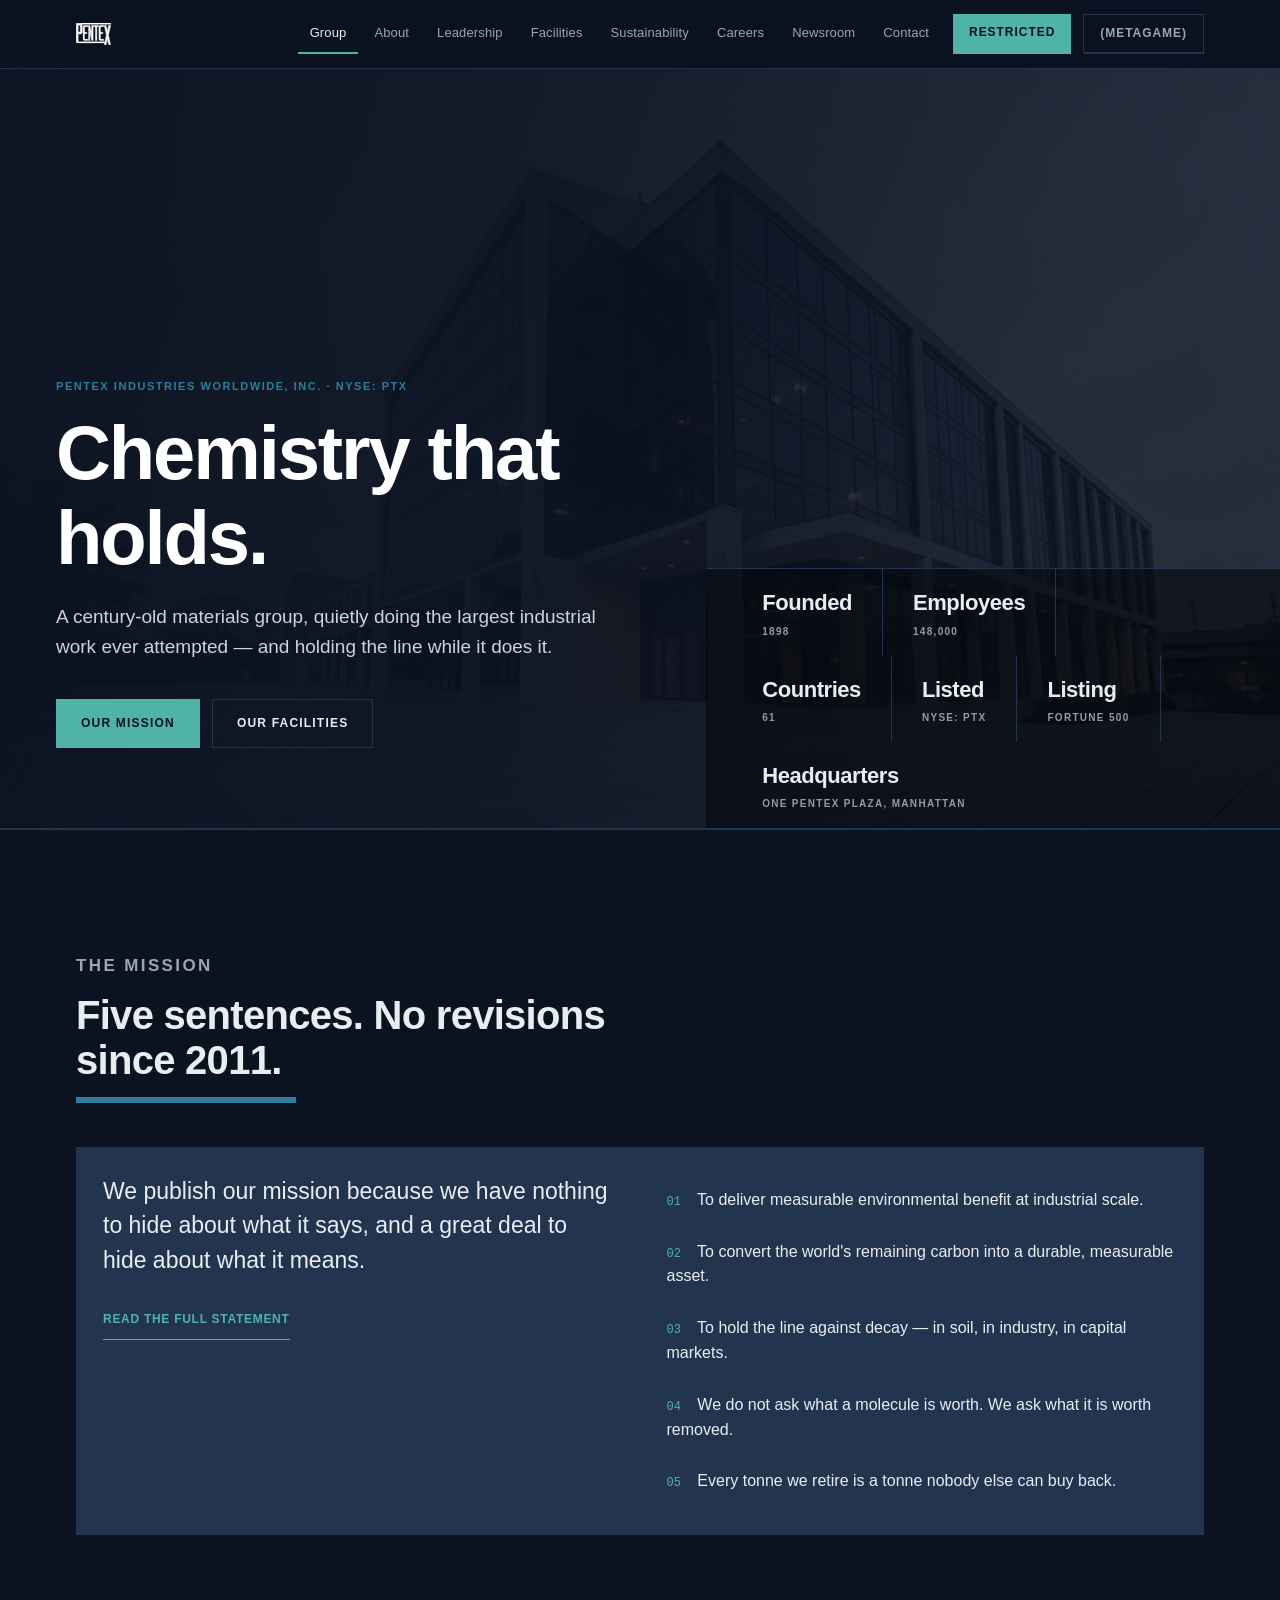
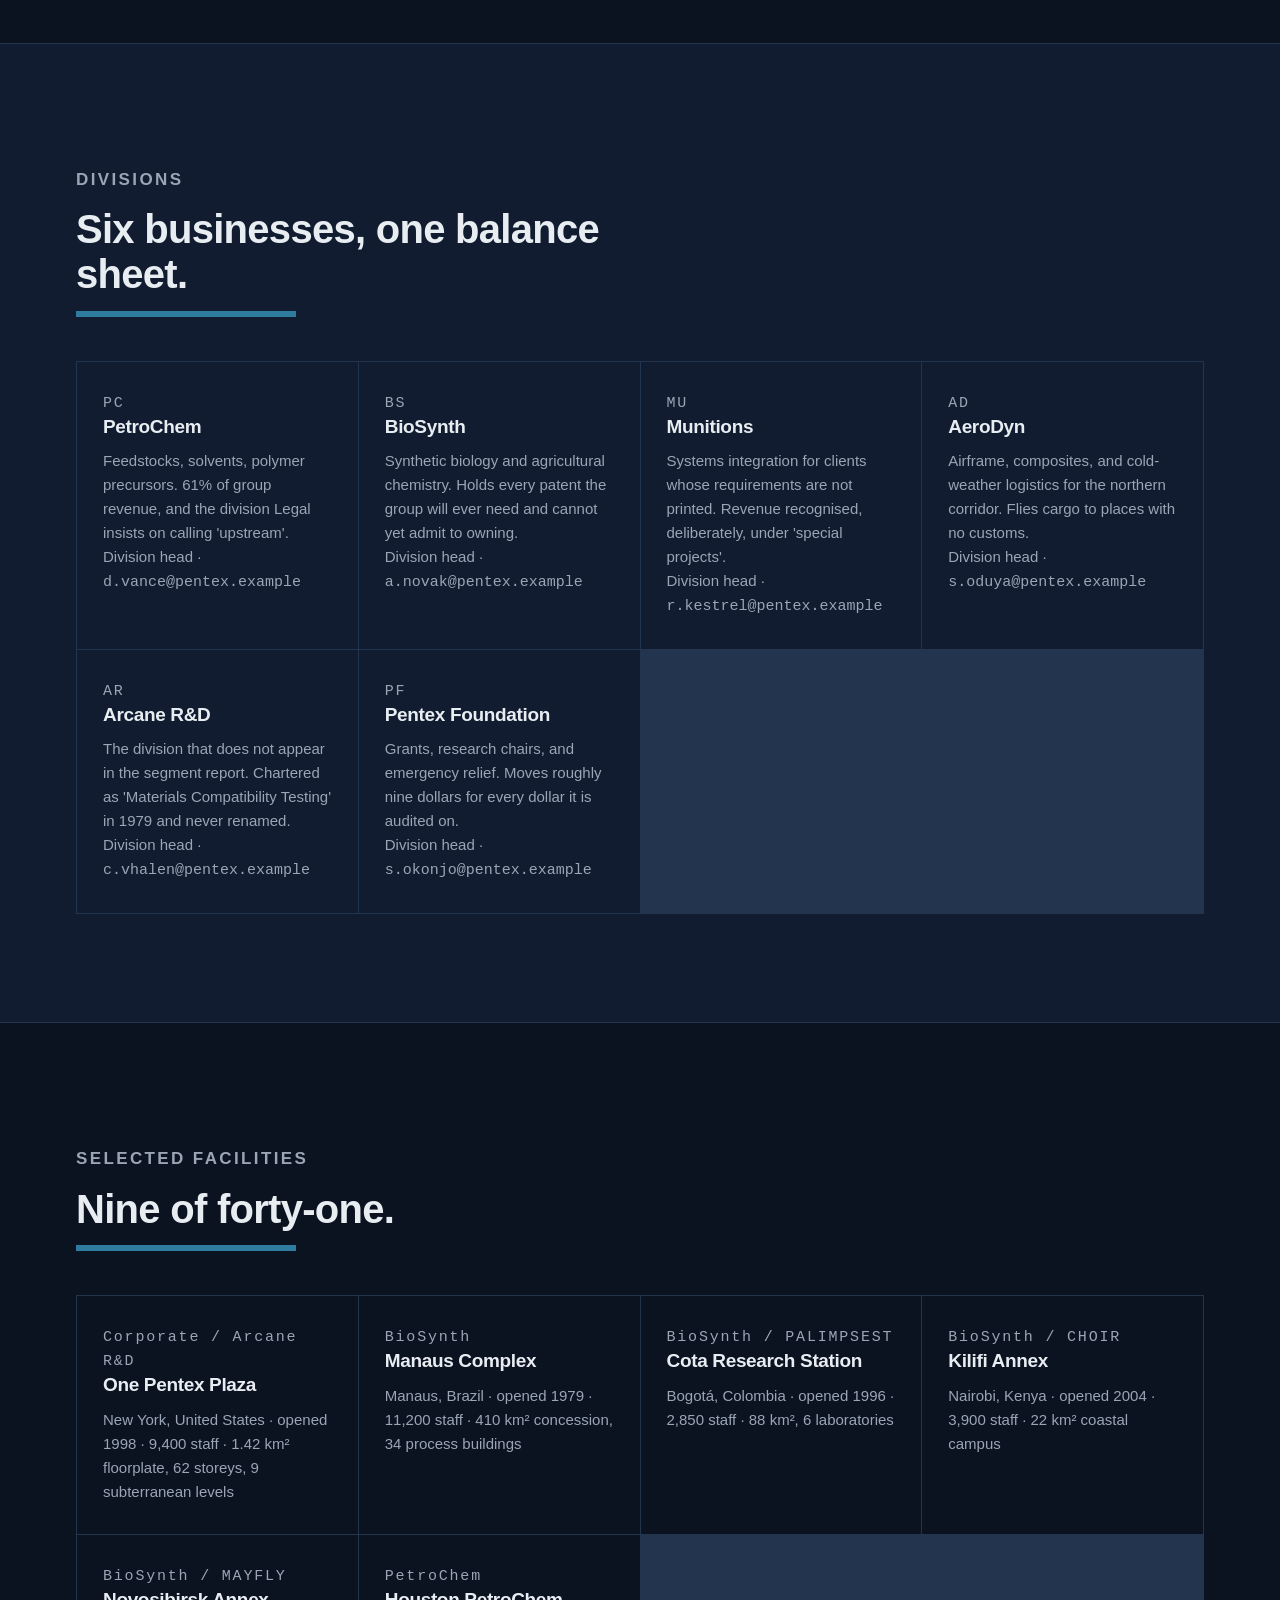
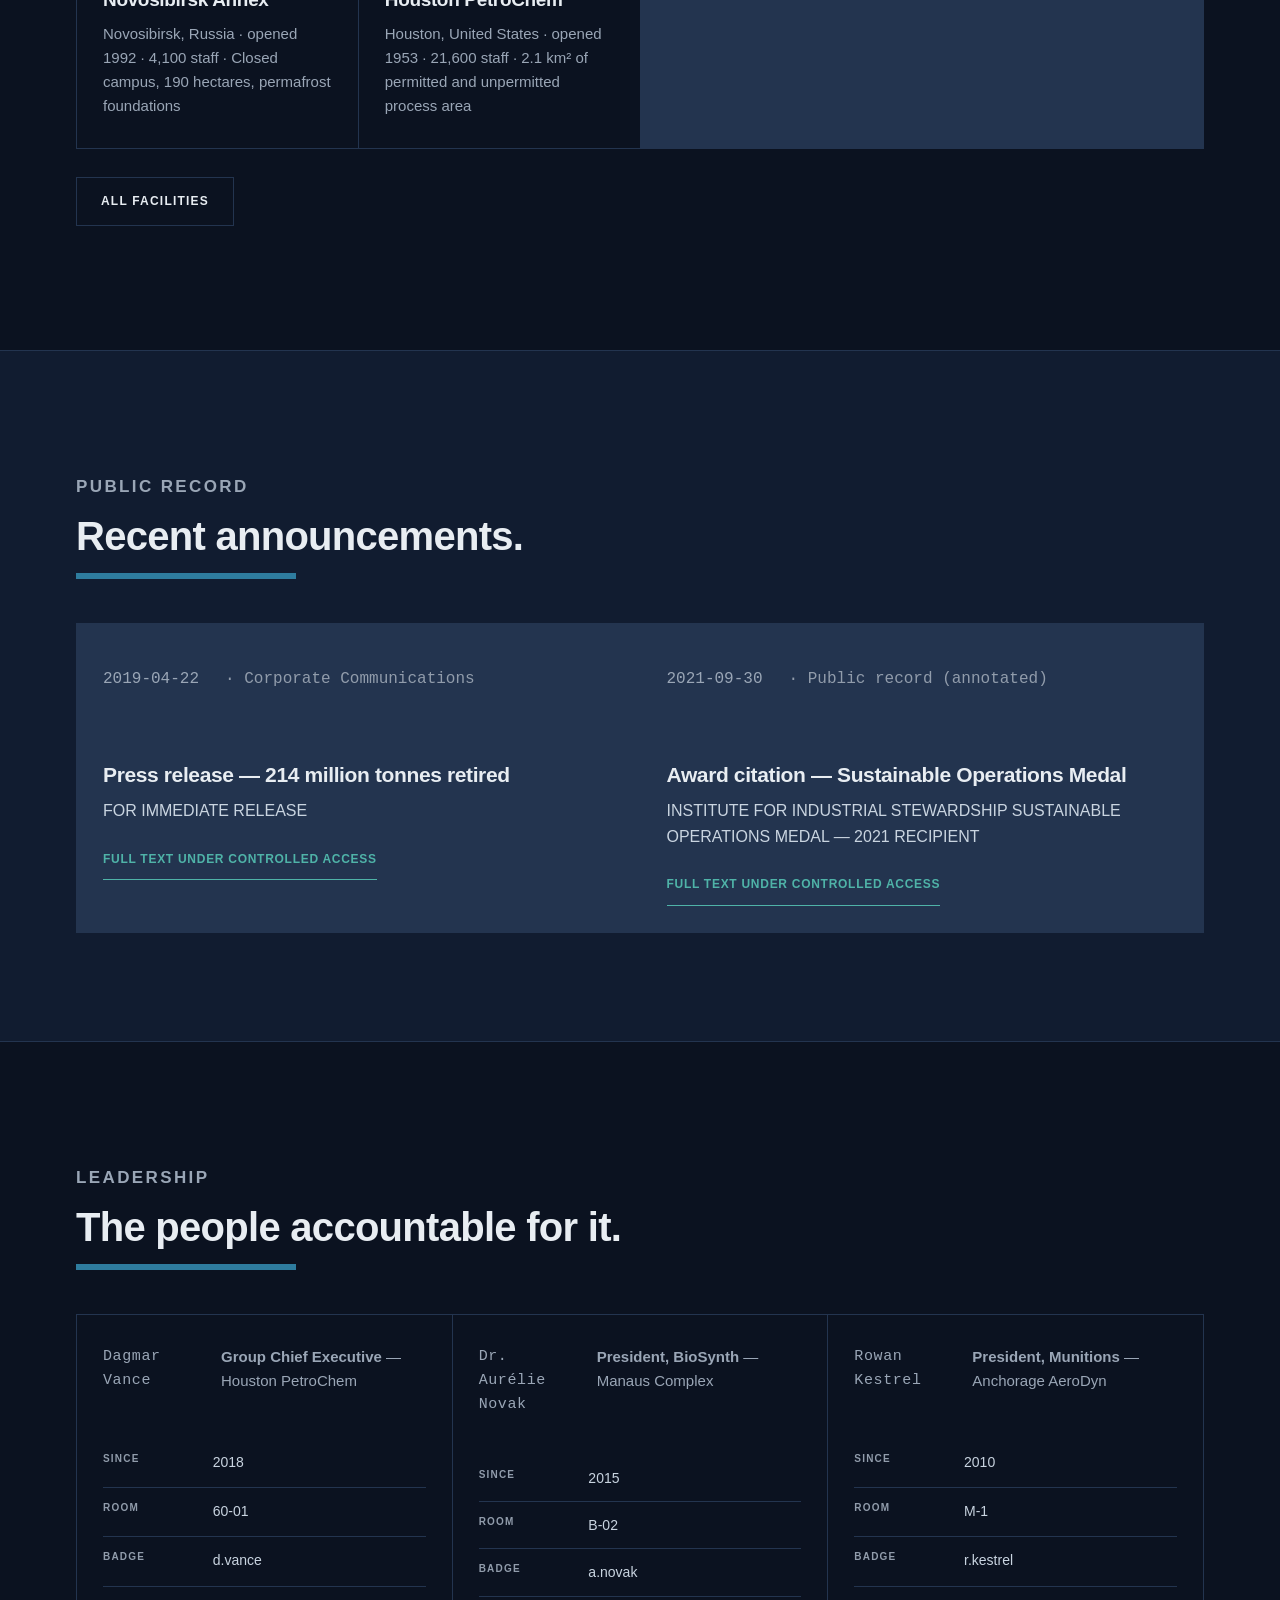
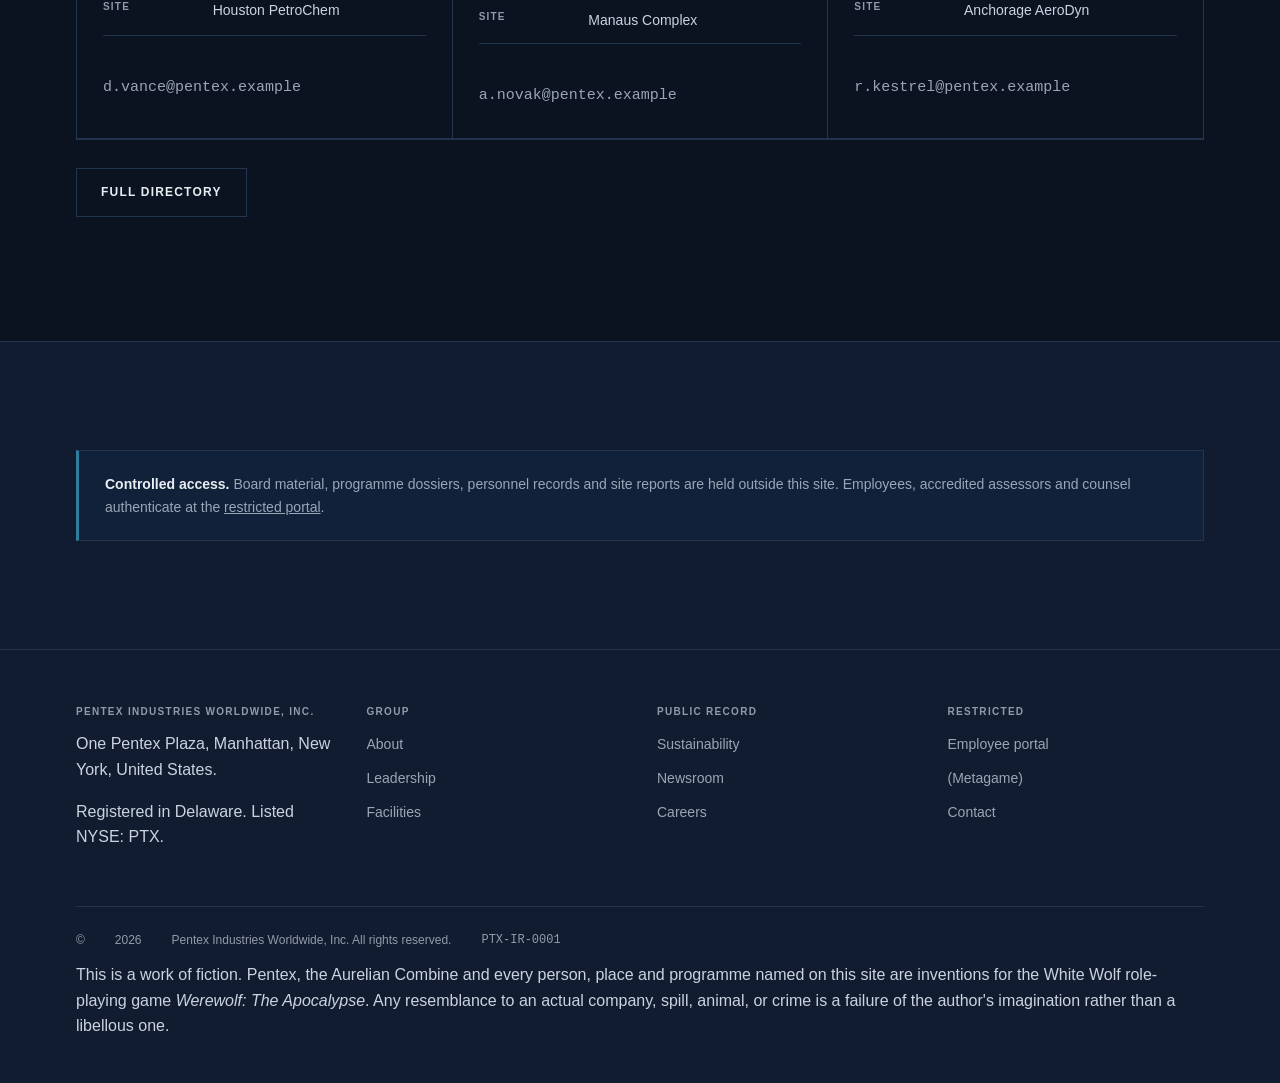
<file: index.html>
<!doctype html>
<html lang="en">
<head>
<meta charset="utf-8">
<meta name="viewport" content="width=device-width, initial-scale=1">
<title>Pentex Industries Worldwide — Chemistry that holds.</title>
<meta name="description" content="Pentex Industries Worldwide, Inc. is a global chemicals, materials and life-sciences group operating 148,000 people across 61 countries. Founded 1898. Chemistry that holds.">
<link rel="icon" href="assets/img/LogoPentex.webp" type="image/webp">
<link rel="stylesheet" href="assets/css/base.css">
<link rel="stylesheet" href="assets/css/corporate.css">
</head>
<body class="corp" data-page="index">
<a class="skip" href="#main">Skip to content</a>

<header class="masthead">
  <div class="shell masthead__in">
    <a class="brand" href="index.html">
      <img class="brand__mark" src="assets/img/LogoPentex.webp" width="150" height="30" alt="Pentex">
      <span class="brand__word">Industries Worldwide</span>
    </a>
    <button class="masthead__burger" type="button" aria-expanded="false" aria-controls="mastnav">
      <span class="u-hidden">Menu</span>
    </button>
    <nav class="masthead__nav" id="mastnav" aria-label="Primary">
      <a href="index.html" aria-current="page">Group</a>
      <a href="about.html">About</a>
      <a href="leadership.html">Leadership</a>
      <a href="facilities.html">Facilities</a>
      <a href="sustainability.html">Sustainability</a>
      <a href="careers.html">Careers</a>
      <a href="newsroom.html">Newsroom</a>
      <a href="contact.html">Contact</a>
      <a class="masthead__cta" href="portal.html">Restricted</a>
      <a class="masthead__cta masthead__cta--meta" href="metagame.html">(METAGAME)</a>
    </nav>
  </div>
</header>

<main id="main">

  <section class="hero">
    <div class="hero__bg">
      <img src="assets/img/hq-tower.webp" width="1280" height="720" alt="Pentex House at dusk, seen across the plaza from the river." fetchpriority="high">
    </div>
    <div class="hero__in shell">
      <p class="eyebrow">Pentex Industries Worldwide, Inc. · NYSE: PTX</p>
      <h1>Chemistry that holds.</h1>
      <p class="hero__sub">A century-old materials group, quietly doing the largest industrial work ever attempted — and holding the line while it does it.</p>
      <div class="hero__actions">
        <a class="btn btn--solid" href="about.html">Our mission</a>
        <a class="btn btn--ghost" href="facilities.html">Our facilities</a>
      </div>
    </div>
    <div class="hero__ticker" aria-label="Group at a glance">
      <div class="ticker__in shell" id="ticker"></div>
    </div>
  </section>

  <section class="section">
    <div class="shell">
      <div class="section__head">
        <p class="eyebrow">The mission</p>
        <h2>Five sentences. No revisions since 2011.</h2>
        <p class="rule-heavy"></p>
      </div>
      <div class="grid grid--2">
        <div>
          <p class="lede">We publish our mission because we have nothing to hide about what it says, and a great deal to hide about what it means.</p>
          <p><a class="btn btn--quiet" href="about.html">Read the full statement</a></p>
        </div>
        <ol class="prose" id="mission-teaser"></ol>
      </div>
    </div>
  </section>

  <section class="section section--alt">
    <div class="shell">
      <div class="section__head">
        <p class="eyebrow">Divisions</p>
        <h2>Six businesses, one balance sheet.</h2>
        <p class="rule-heavy"></p>
      </div>
      <div class="grid grid--3" id="divisions"></div>
    </div>
  </section>

  <section class="section">
    <div class="shell">
      <div class="section__head">
        <p class="eyebrow">Selected facilities</p>
        <h2>Nine of forty-one.</h2>
        <p class="rule-heavy"></p>
      </div>
      <div class="grid grid--3" id="sites-preview"></div>
      <p class="u-mt"><a class="btn btn--ghost" href="facilities.html">All facilities</a></p>
    </div>
  </section>

  <section class="section section--alt">
    <div class="shell">
      <div class="section__head">
        <p class="eyebrow">Public record</p>
        <h2>Recent announcements.</h2>
        <p class="rule-heavy"></p>
      </div>
      <div class="grid grid--2" id="releases"></div>
    </div>
  </section>

  <section class="section">
    <div class="shell">
      <div class="section__head">
        <p class="eyebrow">Leadership</p>
        <h2>The people accountable for it.</h2>
        <p class="rule-heavy"></p>
      </div>
      <div class="grid grid--3" id="people-preview"></div>
      <p class="u-mt"><a class="btn btn--ghost" href="leadership.html">Full directory</a></p>
    </div>
  </section>

  <section class="section section--alt">
    <div class="shell">
      <div class="strip">
        <b>Controlled access.</b> Board material, programme dossiers, personnel records and site reports are held outside this site. Employees, accredited assessors and counsel authenticate at the <a href="portal.html">restricted portal</a>.
      </div>
    </div>
  </section>

</main>

<footer class="foot">
  <div class="shell">
    <div class="foot__grid">
      <div>
        <h3>Pentex Industries Worldwide, Inc.</h3>
        <p>One Pentex Plaza, Manhattan, New York, United States.</p>
        <p>Registered in Delaware. Listed NYSE: PTX.</p>
      </div>
      <div>
        <h3>Group</h3>
        <ul>
          <li><a href="about.html">About</a></li>
          <li><a href="leadership.html">Leadership</a></li>
          <li><a href="facilities.html">Facilities</a></li>
        </ul>
      </div>
      <div>
        <h3>Public record</h3>
        <ul>
          <li><a href="sustainability.html">Sustainability</a></li>
          <li><a href="newsroom.html">Newsroom</a></li>
          <li><a href="careers.html">Careers</a></li>
        </ul>
      </div>
      <div>
        <h3>Restricted</h3>
        <ul>
          <li><a href="portal.html">Employee portal</a></li>
          <li><a href="metagame.html">(Metagame)</a></li>
          <li><a href="contact.html">Contact</a></li>
        </ul>
      </div>
    </div>
    <p class="foot__base">© <span data-year>2026</span> Pentex Industries Worldwide, Inc. All rights reserved. <span class="u-mono">PTX-IR-0001</span></p>
    <p class="foot__legal">This is a work of fiction. Pentex, the Aurelian Combine and every person, place and programme named on this site are inventions for the White Wolf role-playing game <cite>Werewolf: The Apocalypse</cite>. Any resemblance to an actual company, spill, animal, or crime is a failure of the author's imagination rather than a libellous one.</p>
  </div>
</footer>

<script src="assets/js/data.js"></script>
<script src="assets/js/lore.js"></script>
<script src="assets/js/site.js"></script>
</body>
</html>
</file>
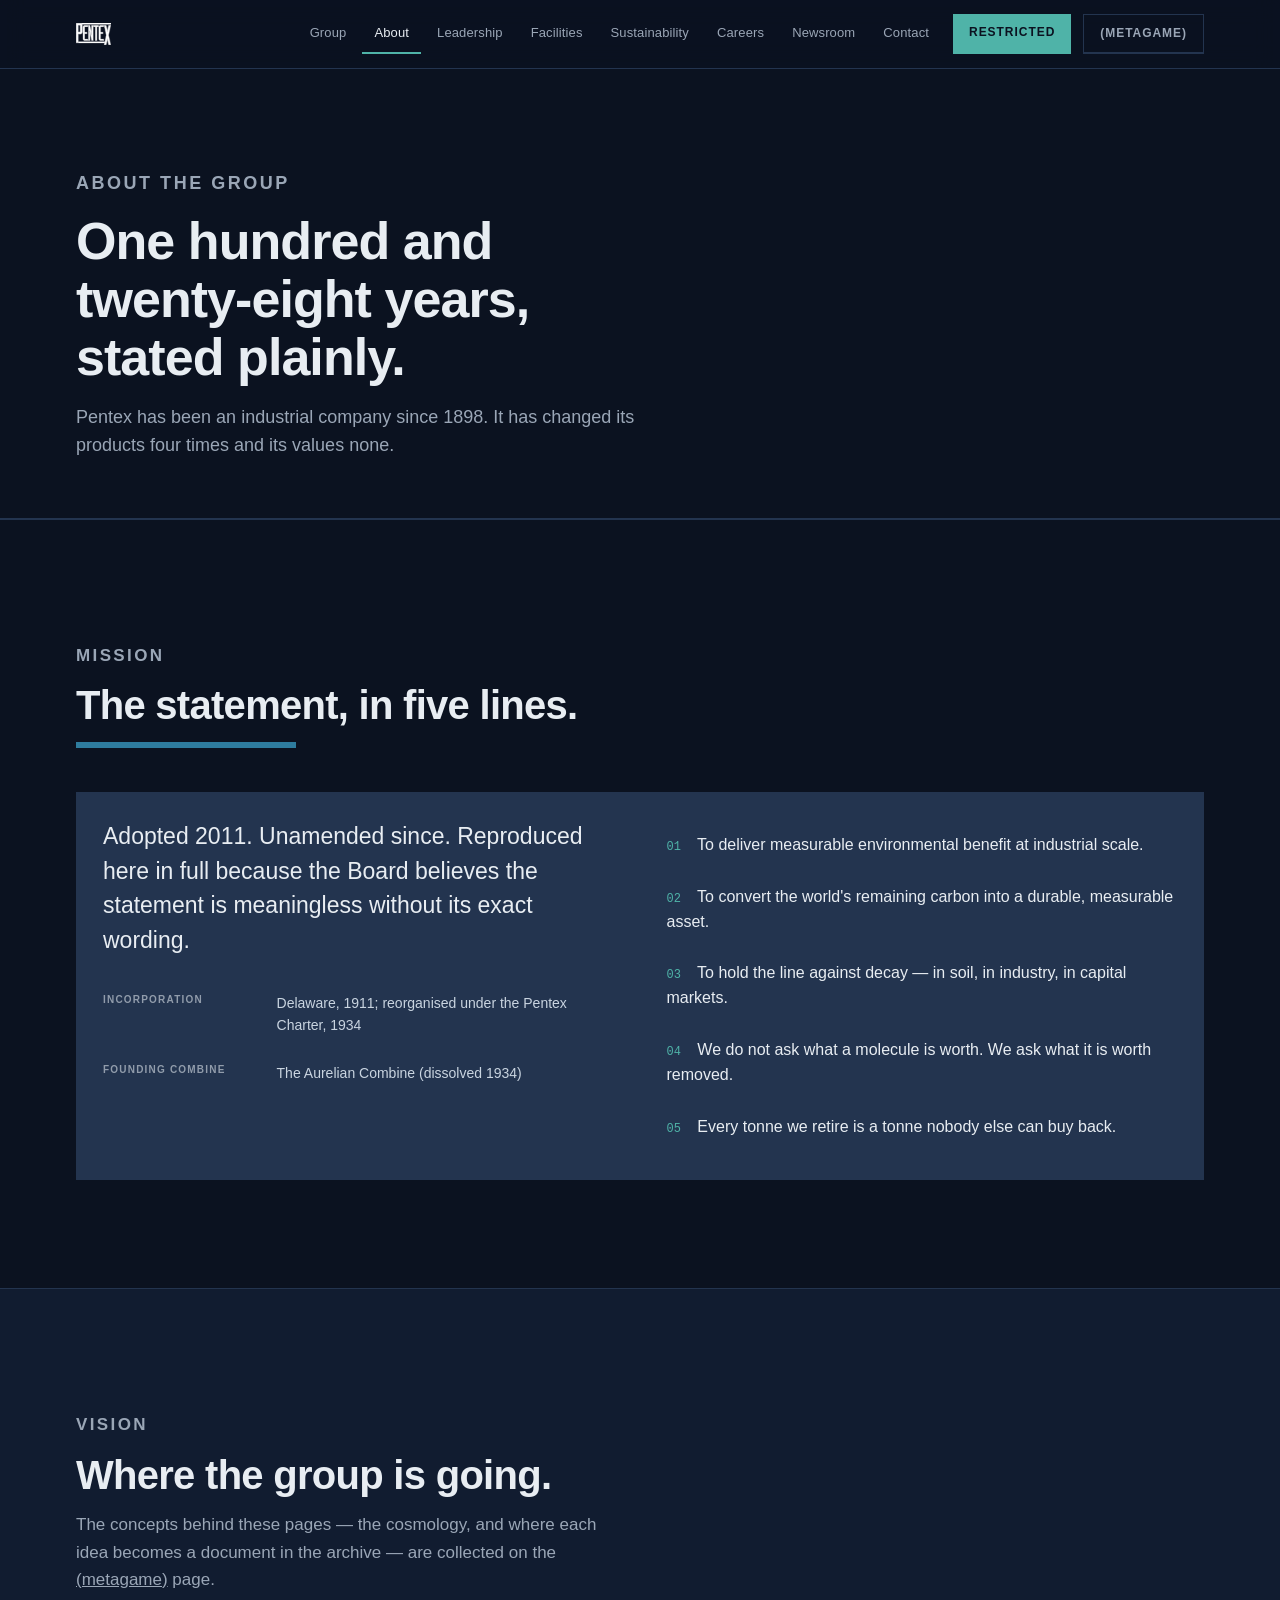
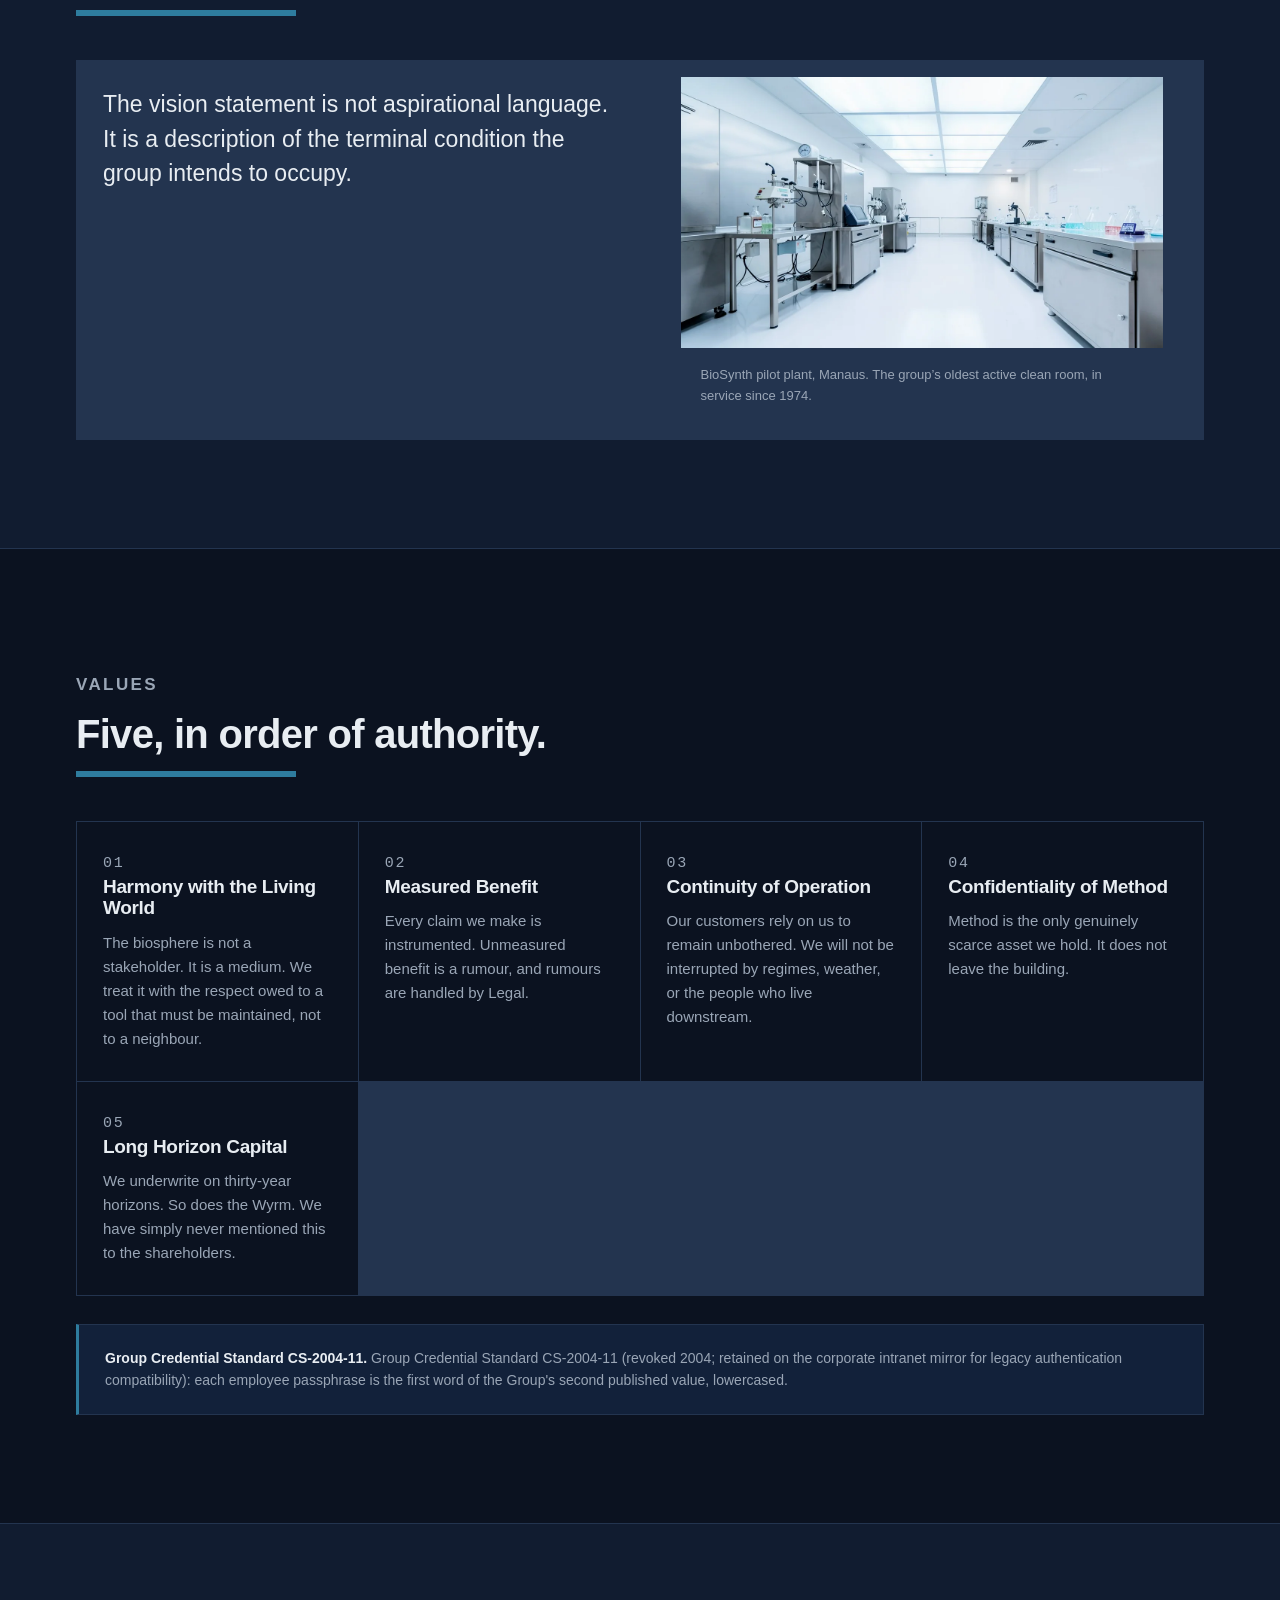
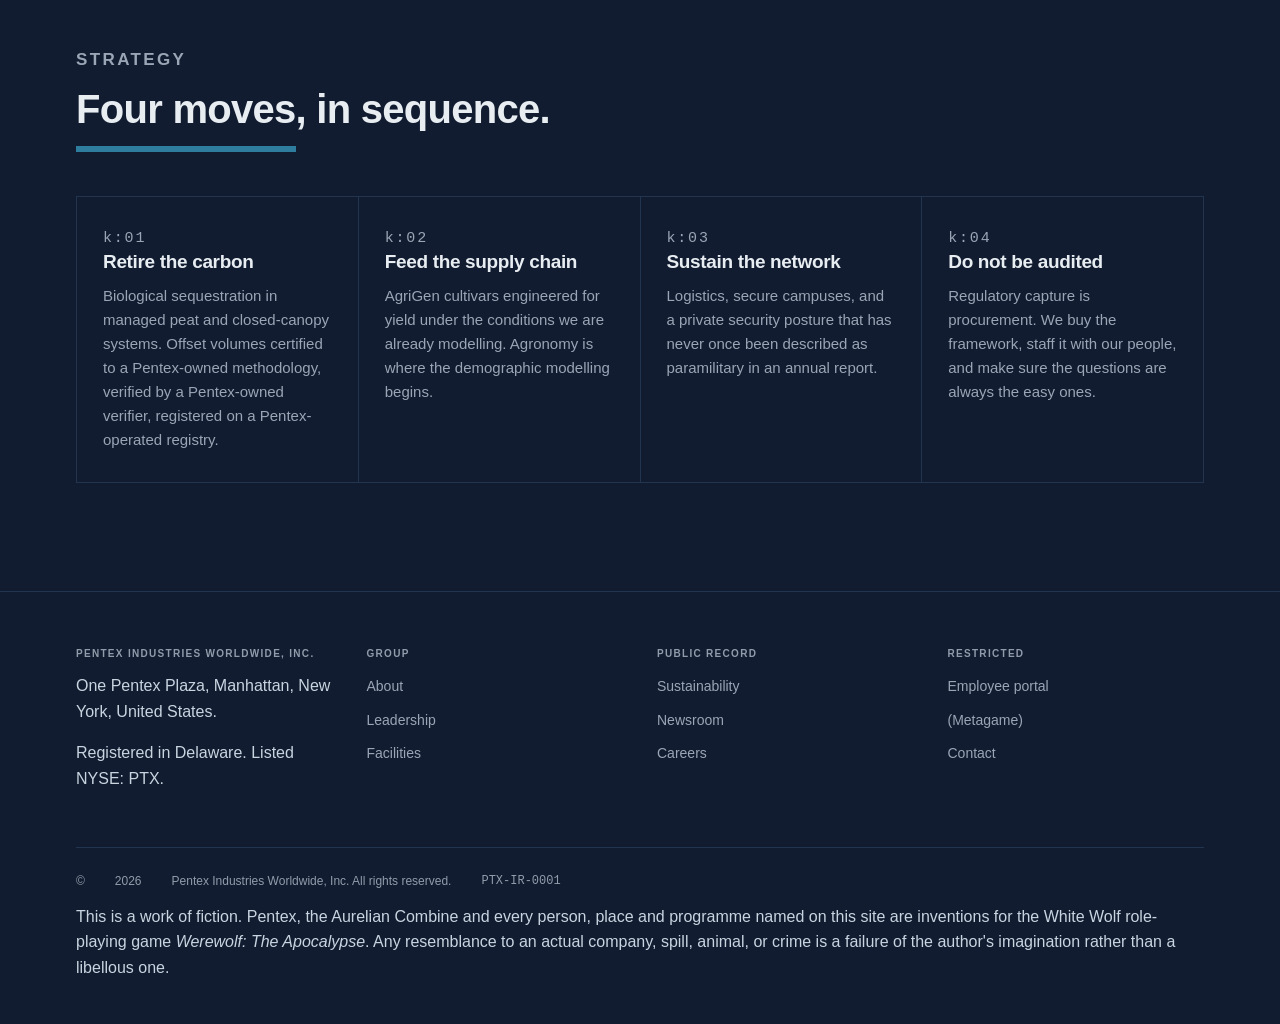
<file: about.html>
<!doctype html>
<html lang="en">
<head>
<meta charset="utf-8">
<meta name="viewport" content="width=device-width, initial-scale=1">
<title>About Pentex — mission, values and the long horizon</title>
<meta name="description" content="The Pentex group mission, vision, published values and four-part strategy, plus a plain-language guide to the Werewolf: The Apocalypse concepts the campaign is built on. A fan-made work. Founded 1898, reorganised under the Pentex Charter in 1934.">
<link rel="icon" href="assets/img/LogoPentex.webp" type="image/webp">
<link rel="stylesheet" href="assets/css/base.css">
<link rel="stylesheet" href="assets/css/corporate.css">
</head>
<body class="corp" data-page="about">
<a class="skip" href="#main">Skip to content</a>
<header class="masthead">
  <div class="shell masthead__in">
    <a class="brand" href="index.html">
      <img class="brand__mark" src="assets/img/LogoPentex.webp" width="150" height="30" alt="Pentex">
      <span class="brand__word">Industries Worldwide</span>
    </a>
    <button class="masthead__burger" type="button" aria-expanded="false" aria-controls="mastnav">
      <span class="u-hidden">Menu</span>
    </button>
    <nav class="masthead__nav" id="mastnav" aria-label="Primary">
      <a href="index.html">Group</a>
      <a href="about.html" aria-current="page">About</a>
      <a href="leadership.html">Leadership</a>
      <a href="facilities.html">Facilities</a>
      <a href="sustainability.html">Sustainability</a>
      <a href="careers.html">Careers</a>
      <a href="newsroom.html">Newsroom</a>
      <a href="contact.html">Contact</a>
      <a class="masthead__cta" href="portal.html">Restricted</a>
      <a class="masthead__cta masthead__cta--meta" href="metagame.html">(METAGAME)</a>
    </nav>
  </div>
</header>
<main id="main">
  <section class="pagehead">
    <div class="shell">
      <p class="eyebrow">About the group</p>
      <h1>One hundred and twenty-eight years, stated plainly.</h1>
      <p>Pentex has been an industrial company since 1898. It has changed its products four times and its values none.</p>
    </div>
  </section>

  <section class="section">
    <div class="shell">
      <div class="section__head">
        <p class="eyebrow">Mission</p>
        <h2>The statement, in five lines.</h2>
        <p class="rule-heavy"></p>
      </div>
      <div class="grid grid--2">
        <div>
          <p class="lede">Adopted 2011. Unamended since. Reproduced here in full because the Board believes the statement is meaningless without its exact wording.</p>
          <dl class="deflist">
            <dt>Incorporation</dt><dd id="incorporation"></dd>
            <dt>Founding combine</dt><dd id="founded-by"></dd>
          </dl>
        </div>
        <ol class="prose" id="mission"></ol>
      </div>
    </div>
  </section>

  <section class="section section--alt">
    <div class="shell">
      <div class="section__head">
        <p class="eyebrow">Vision</p>
        <h2>Where the group is going.</h2>
        <p class="u-note">The concepts behind these pages &#8212; the cosmology, and where each idea becomes a document in the archive &#8212; are collected on the <a href="metagame.html">(metagame)</a> page.</p>
        <p class="rule-heavy"></p>
      </div>
      <div class="grid grid--2">
        <p class="lede">The vision statement is not aspirational language. It is a description of the terminal condition the group intends to occupy.</p>
      <figure class="fig">
        <img src="assets/img/lab-sterile.webp" width="1280" height="720" loading="lazy" alt="A clean-room laboratory at Pentex BioSynth, lit from above, with stainless benches and glassware.">
        <figcaption>BioSynth pilot plant, Manaus. The group’s oldest active clean room, in service since 1974.</figcaption>
      </figure>
      </div>
    </div>
  </section>

  <section class="section">
    <div class="shell">
      <div class="section__head">
        <p class="eyebrow">Values</p>
        <h2>Five, in order of authority.</h2>
        <p class="rule-heavy"></p>
      </div>
      <div class="grid grid--3" id="values"></div>
      <div class="strip u-mt">
        <b>Group Credential Standard CS-2004-11.</b>
        <span id="credential-standard"></span>
      </div>
    </div>
  </section>

  <section class="section section--alt">
    <div class="shell">
      <div class="section__head">
        <p class="eyebrow">Strategy</p>
        <h2>Four moves, in sequence.</h2>
        <p class="rule-heavy"></p>
      </div>
      <div class="grid grid--4" id="strategy"></div>
    </div>
  </section>
</main>
<footer class="foot">
  <div class="shell">
    <div class="foot__grid">
      <div>
        <h3>Pentex Industries Worldwide, Inc.</h3>
        <p>One Pentex Plaza, Manhattan, New York, United States.</p>
        <p>Registered in Delaware. Listed NYSE: PTX.</p>
      </div>
      <div>
        <h3>Group</h3>
        <ul>
          <li><a href="about.html">About</a></li>
          <li><a href="leadership.html">Leadership</a></li>
          <li><a href="facilities.html">Facilities</a></li>
        </ul>
      </div>
      <div>
        <h3>Public record</h3>
        <ul>
          <li><a href="sustainability.html">Sustainability</a></li>
          <li><a href="newsroom.html">Newsroom</a></li>
          <li><a href="careers.html">Careers</a></li>
        </ul>
      </div>
      <div>
        <h3>Restricted</h3>
        <ul>
          <li><a href="portal.html">Employee portal</a></li>
          <li><a href="metagame.html">(Metagame)</a></li>
          <li><a href="contact.html">Contact</a></li>
        </ul>
      </div>
    </div>
    <p class="foot__base">© <span data-year>2026</span> Pentex Industries Worldwide, Inc. All rights reserved. <span class="u-mono">PTX-IR-0001</span></p>
    <p class="foot__legal">This is a work of fiction. Pentex, the Aurelian Combine and every person, place and programme named on this site are inventions for the White Wolf role-playing game <cite>Werewolf: The Apocalypse</cite>. Any resemblance to an actual company, spill, animal, or crime is a failure of the author's imagination rather than a libellous one.</p>
  </div>
</footer>
<script src="assets/js/data.js"></script>
<script src="assets/js/lore.js"></script>
<script src="assets/js/site.js"></script>
</body>
</html>
</file>
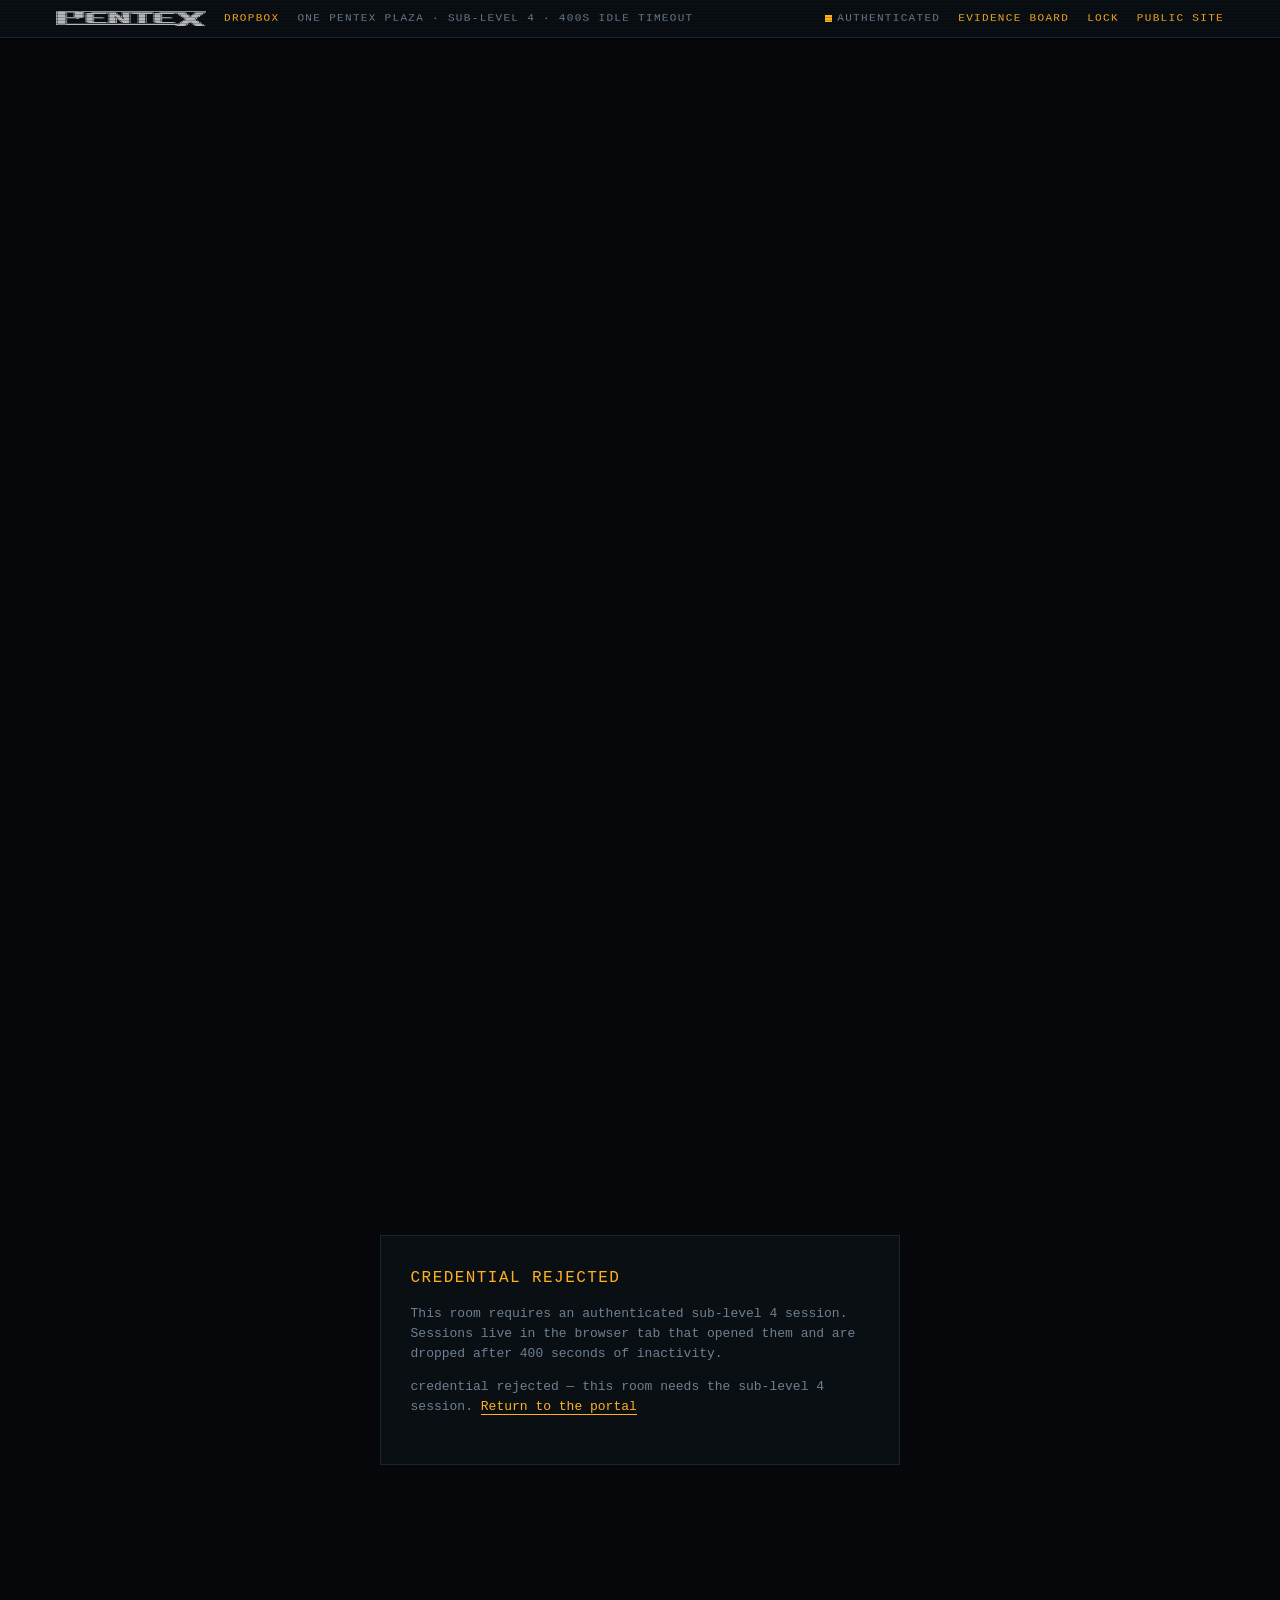
<file: archive.html>
<!doctype html>
<html lang="en">
<head>
<meta charset="utf-8">
<meta name="viewport" content="width=device-width, initial-scale=1">
<title>DROPBOX — sub-level 4</title>
<meta name="robots" content="noindex, nofollow">
<link rel="icon" href="assets/img/LogoPentex.webp" type="image/webp">
<link rel="stylesheet" href="assets/css/base.css">
<link rel="stylesheet" href="assets/css/breach.css">
</head>
<body class="breach" data-page="archive">
<a class="skip" href="#term">Skip to content</a>

<div class="rig">
  <div class="rig__bar">
    <img src="assets/img/LogoPentex.webp" width="150" height="15" alt="Pentex">
    <b>DROPBOX</b>
    <span>one pentex plaza · sub-level 4 · 400s idle timeout</span>
    <span class="rig__spacer"></span>
    <span><span class="lamp lamp--on" id="lamp"></span><span id="lamp-t">authenticated</span></span>
    <a href="evidence.html">Evidence board</a>
    <a href="portal.html">Lock</a>
    <a href="index.html">Public site</a>
  </div>

  <div class="term" id="term" role="main" tabindex="0">
    <div class="term__in" id="term-in"></div>
  </div>
</div>

<script src="assets/js/data.js"></script>
<script src="assets/js/lore.js"></script>
<script src="assets/js/site.js"></script>
<script src="assets/js/terminal.js"></script>
</body>
</html>
</file>
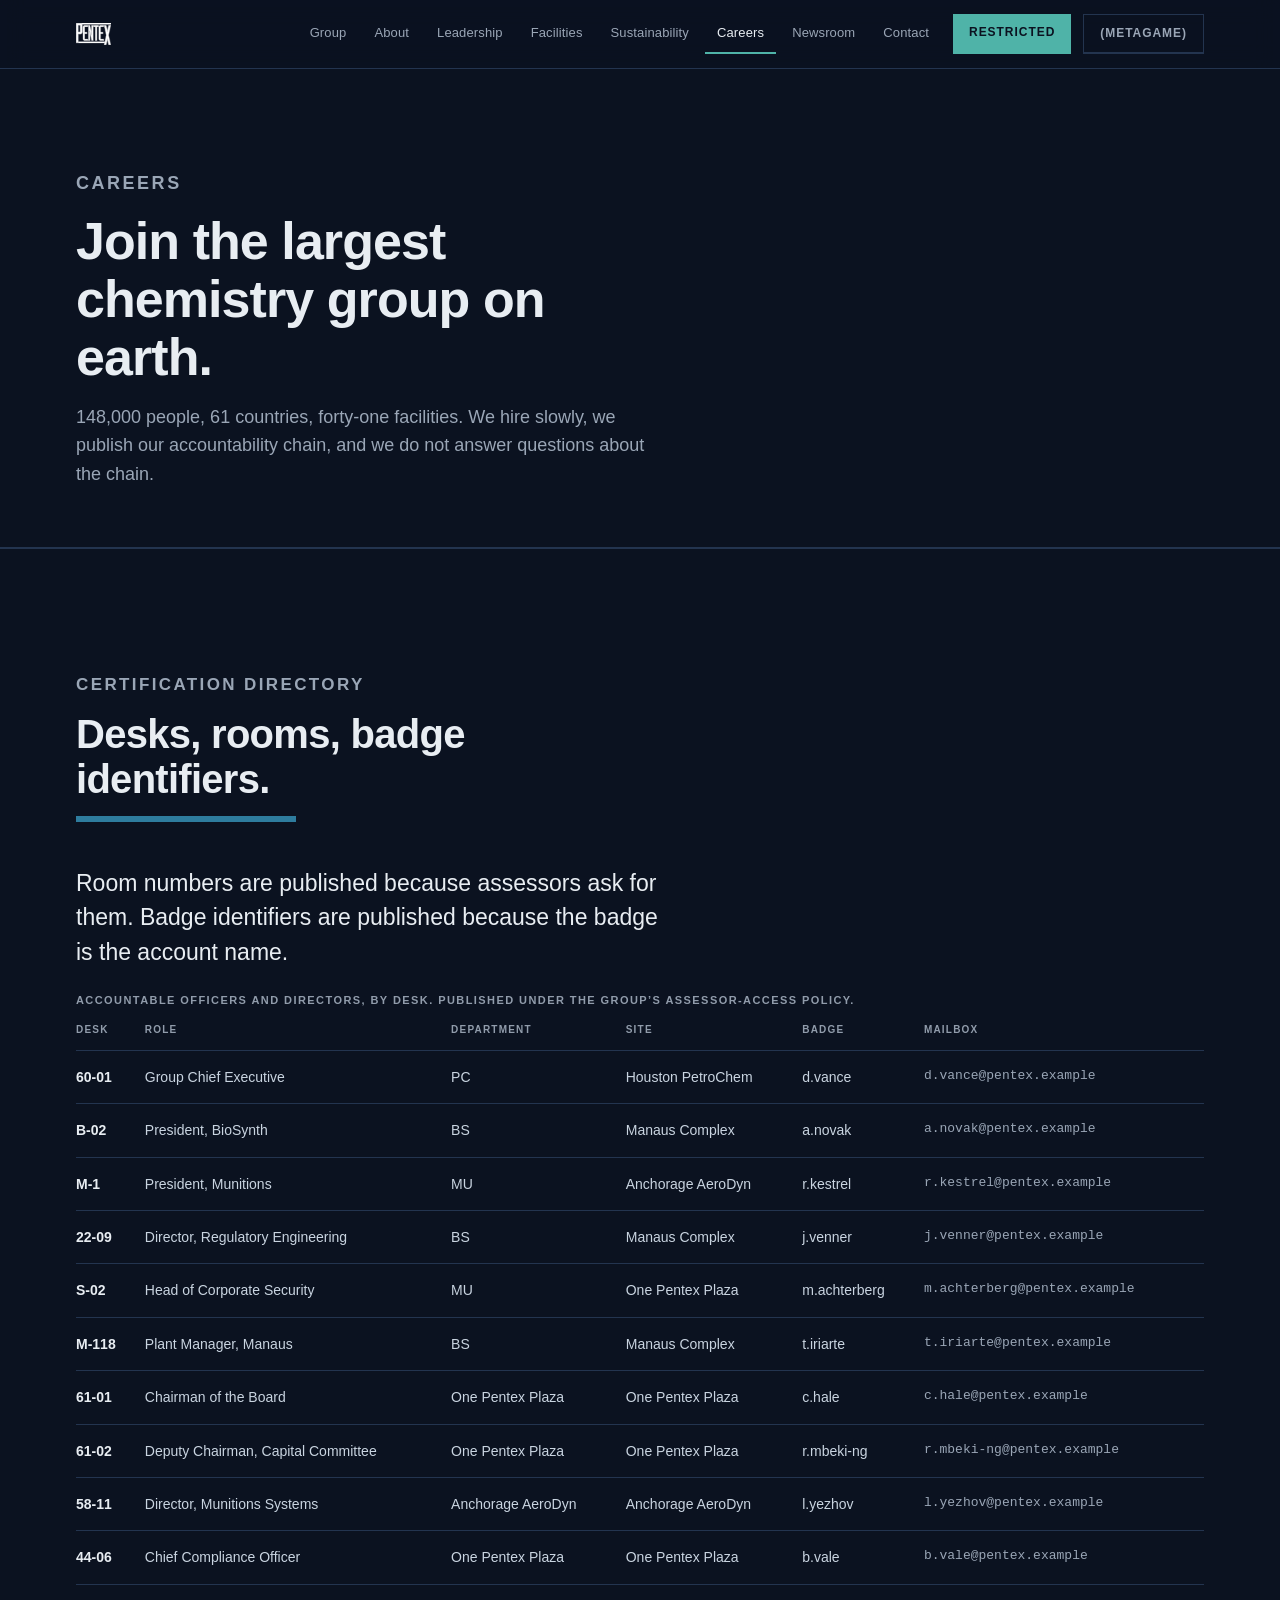
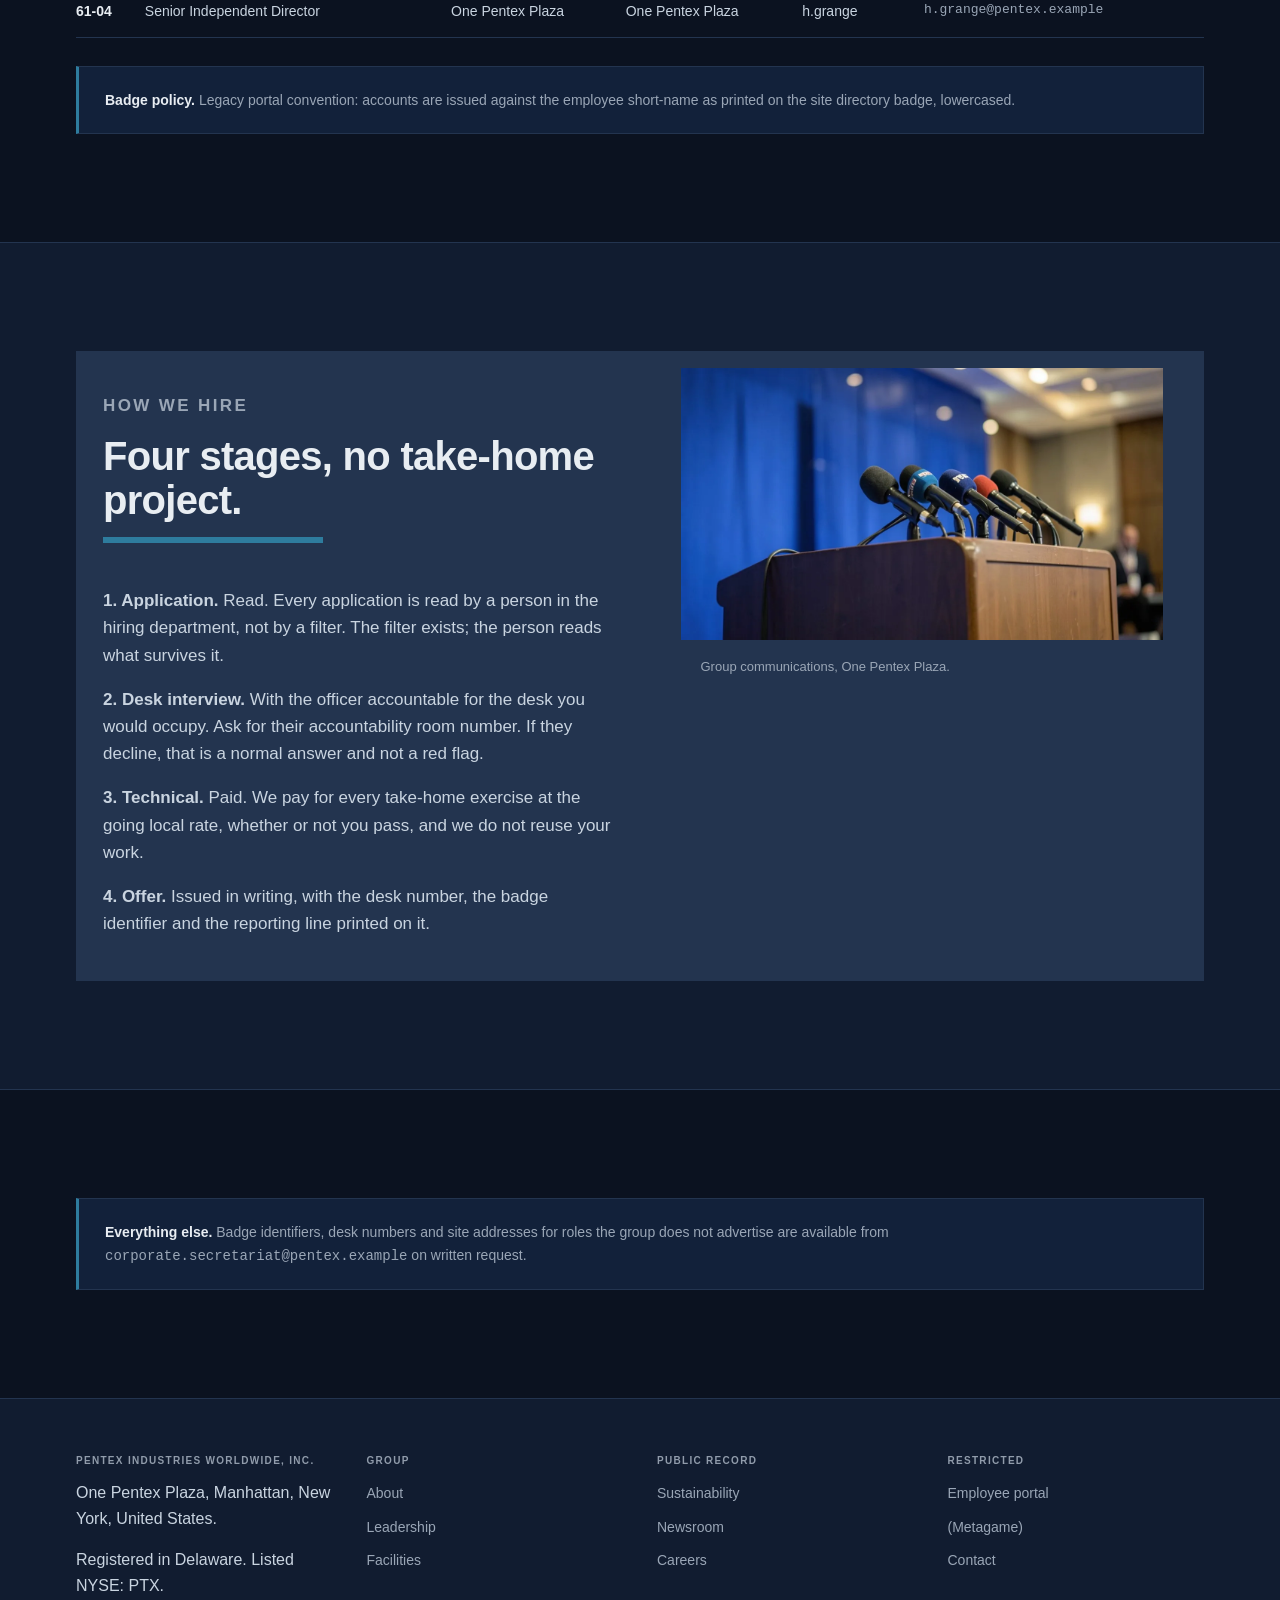
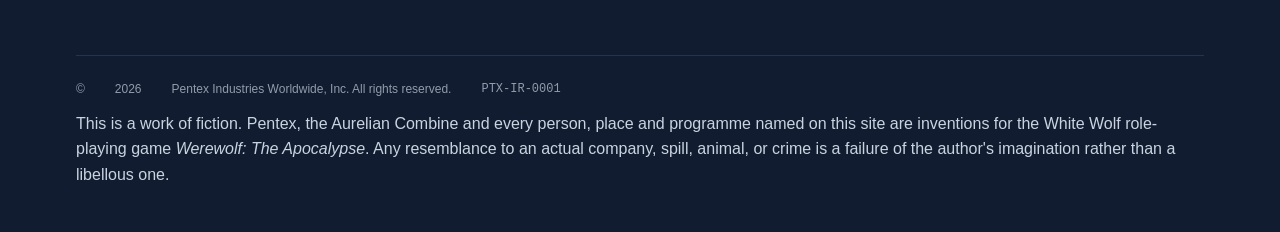
<file: careers.html>
<!doctype html>
<html lang="en">
<head>
<meta charset="utf-8">
<meta name="viewport" content="width=device-width, initial-scale=1">
<title>Careers — certification and accountability directory</title>
<meta name="description" content="Open roles at Pentex Industries Worldwide and the published certification and accountability directory of desks, room numbers and badge identifiers.">
<link rel="icon" href="assets/img/LogoPentex.webp" type="image/webp">
<link rel="stylesheet" href="assets/css/base.css">
<link rel="stylesheet" href="assets/css/corporate.css">
</head>
<body class="corp" data-page="careers">
<a class="skip" href="#main">Skip to content</a>
<header class="masthead">
  <div class="shell masthead__in">
    <a class="brand" href="index.html">
      <img class="brand__mark" src="assets/img/LogoPentex.webp" width="150" height="30" alt="Pentex">
      <span class="brand__word">Industries Worldwide</span>
    </a>
    <button class="masthead__burger" type="button" aria-expanded="false" aria-controls="mastnav">
      <span class="u-hidden">Menu</span>
    </button>
    <nav class="masthead__nav" id="mastnav" aria-label="Primary">
      <a href="index.html">Group</a>
      <a href="about.html">About</a>
      <a href="leadership.html">Leadership</a>
      <a href="facilities.html">Facilities</a>
      <a href="sustainability.html">Sustainability</a>
      <a href="careers.html" aria-current="page">Careers</a>
      <a href="newsroom.html">Newsroom</a>
      <a href="contact.html">Contact</a>
      <a class="masthead__cta" href="portal.html">Restricted</a>
      <a class="masthead__cta masthead__cta--meta" href="metagame.html">(METAGAME)</a>
    </nav>
  </div>
</header>
<main id="main">
  <section class="pagehead">
    <div class="shell">
      <p class="eyebrow">Careers</p>
      <h1>Join the largest chemistry group on earth.</h1>
      <p>148,000 people, 61 countries, forty-one facilities. We hire slowly, we publish our accountability chain, and we do not answer questions about the chain.</p>
    </div>
  </section>

  <section class="section">
    <div class="shell">
      <div class="section__head">
        <p class="eyebrow">Certification directory</p>
        <h2>Desks, rooms, badge identifiers.</h2>
        <p class="rule-heavy"></p>
      </div>
      <p class="lede" id="directory-hint"></p>
      <div class="dtable-wrap" tabindex="0">
        <table class="dtable">
        <caption>Accountable officers and directors, by desk. Published under the group’s assessor-access policy.</caption>
        <thead>
          <tr><th scope="col">Desk</th><th scope="col">Role</th><th scope="col">Department</th><th scope="col">Site</th><th scope="col">Badge</th><th scope="col">Mailbox</th></tr>
        </thead>
        <tbody id="directory"></tbody>
      </table>
      </div>
      <div class="strip u-mt">
        <b>Badge policy.</b> <span id="badge-policy"></span>
      </div>
    </div>
  </section>

  <section class="section section--alt">
    <div class="shell">
      <div class="grid grid--2">
        <div>
          <div class="section__head">
            <p class="eyebrow">How we hire</p>
            <h2>Four stages, no take-home project.</h2>
            <p class="rule-heavy"></p>
          </div>
          <div class="prose">
            <p><b>1. Application.</b> Read. Every application is read by a person in the hiring department, not by a filter. The filter exists; the person reads what survives it.</p>
            <p><b>2. Desk interview.</b> With the officer accountable for the desk you would occupy. Ask for their accountability room number. If they decline, that is a normal answer and not a red flag.</p>
            <p><b>3. Technical.</b> Paid. We pay for every take-home exercise at the going local rate, whether or not you pass, and we do not reuse your work.</p>
            <p><b>4. Offer.</b> Issued in writing, with the desk number, the badge identifier and the reporting line printed on it.</p>
          </div>
        </div>
      <figure class="fig">
        <img src="assets/img/press-conference.webp" width="1280" height="720" loading="lazy" alt="A corporate press event seen from the back of the room, with a lit lectern and a bank of microphones.">
        <figcaption>Group communications, One Pentex Plaza.</figcaption>
      </figure>
      </div>
    </div>
  </section>

  <section class="section">
    <div class="shell">
      <div class="strip">
        <b>Everything else.</b> Badge identifiers, desk numbers and site addresses for roles the group does not advertise are available from <span class="u-mono">corporate.secretariat@pentex.example</span> on written request.
      </div>
    </div>
  </section>
</main>
<footer class="foot">
  <div class="shell">
    <div class="foot__grid">
      <div>
        <h3>Pentex Industries Worldwide, Inc.</h3>
        <p>One Pentex Plaza, Manhattan, New York, United States.</p>
        <p>Registered in Delaware. Listed NYSE: PTX.</p>
      </div>
      <div>
        <h3>Group</h3>
        <ul>
          <li><a href="about.html">About</a></li>
          <li><a href="leadership.html">Leadership</a></li>
          <li><a href="facilities.html">Facilities</a></li>
        </ul>
      </div>
      <div>
        <h3>Public record</h3>
        <ul>
          <li><a href="sustainability.html">Sustainability</a></li>
          <li><a href="newsroom.html">Newsroom</a></li>
          <li><a href="careers.html">Careers</a></li>
        </ul>
      </div>
      <div>
        <h3>Restricted</h3>
        <ul>
          <li><a href="portal.html">Employee portal</a></li>
          <li><a href="metagame.html">(Metagame)</a></li>
          <li><a href="contact.html">Contact</a></li>
        </ul>
      </div>
    </div>
    <p class="foot__base">© <span data-year>2026</span> Pentex Industries Worldwide, Inc. All rights reserved. <span class="u-mono">PTX-IR-0001</span></p>
    <p class="foot__legal">This is a work of fiction. Pentex, the Aurelian Combine and every person, place and programme named on this site are inventions for the White Wolf role-playing game <cite>Werewolf: The Apocalypse</cite>. Any resemblance to an actual company, spill, animal, or crime is a failure of the author's imagination rather than a libellous one.</p>
  </div>
</footer>
<script src="assets/js/data.js"></script>
<script src="assets/js/lore.js"></script>
<script src="assets/js/site.js"></script>
</body>
</html>
</file>
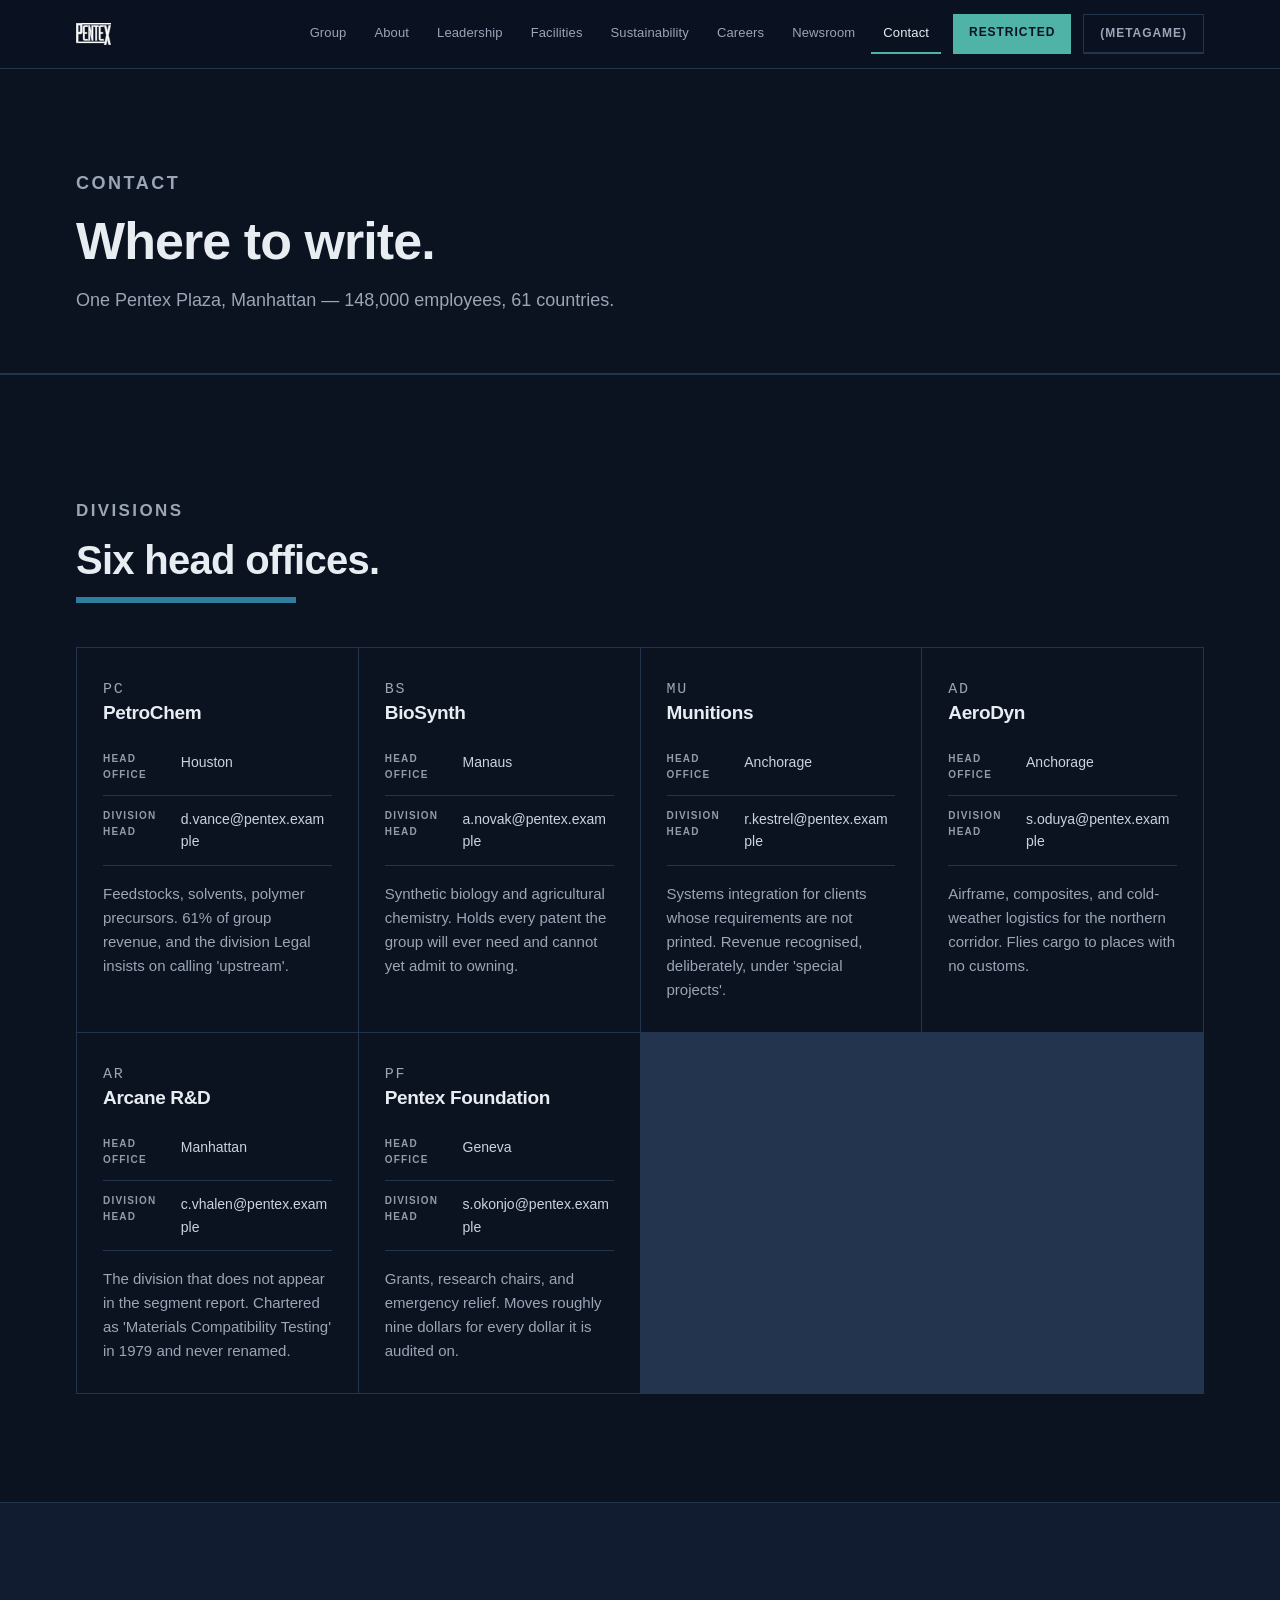
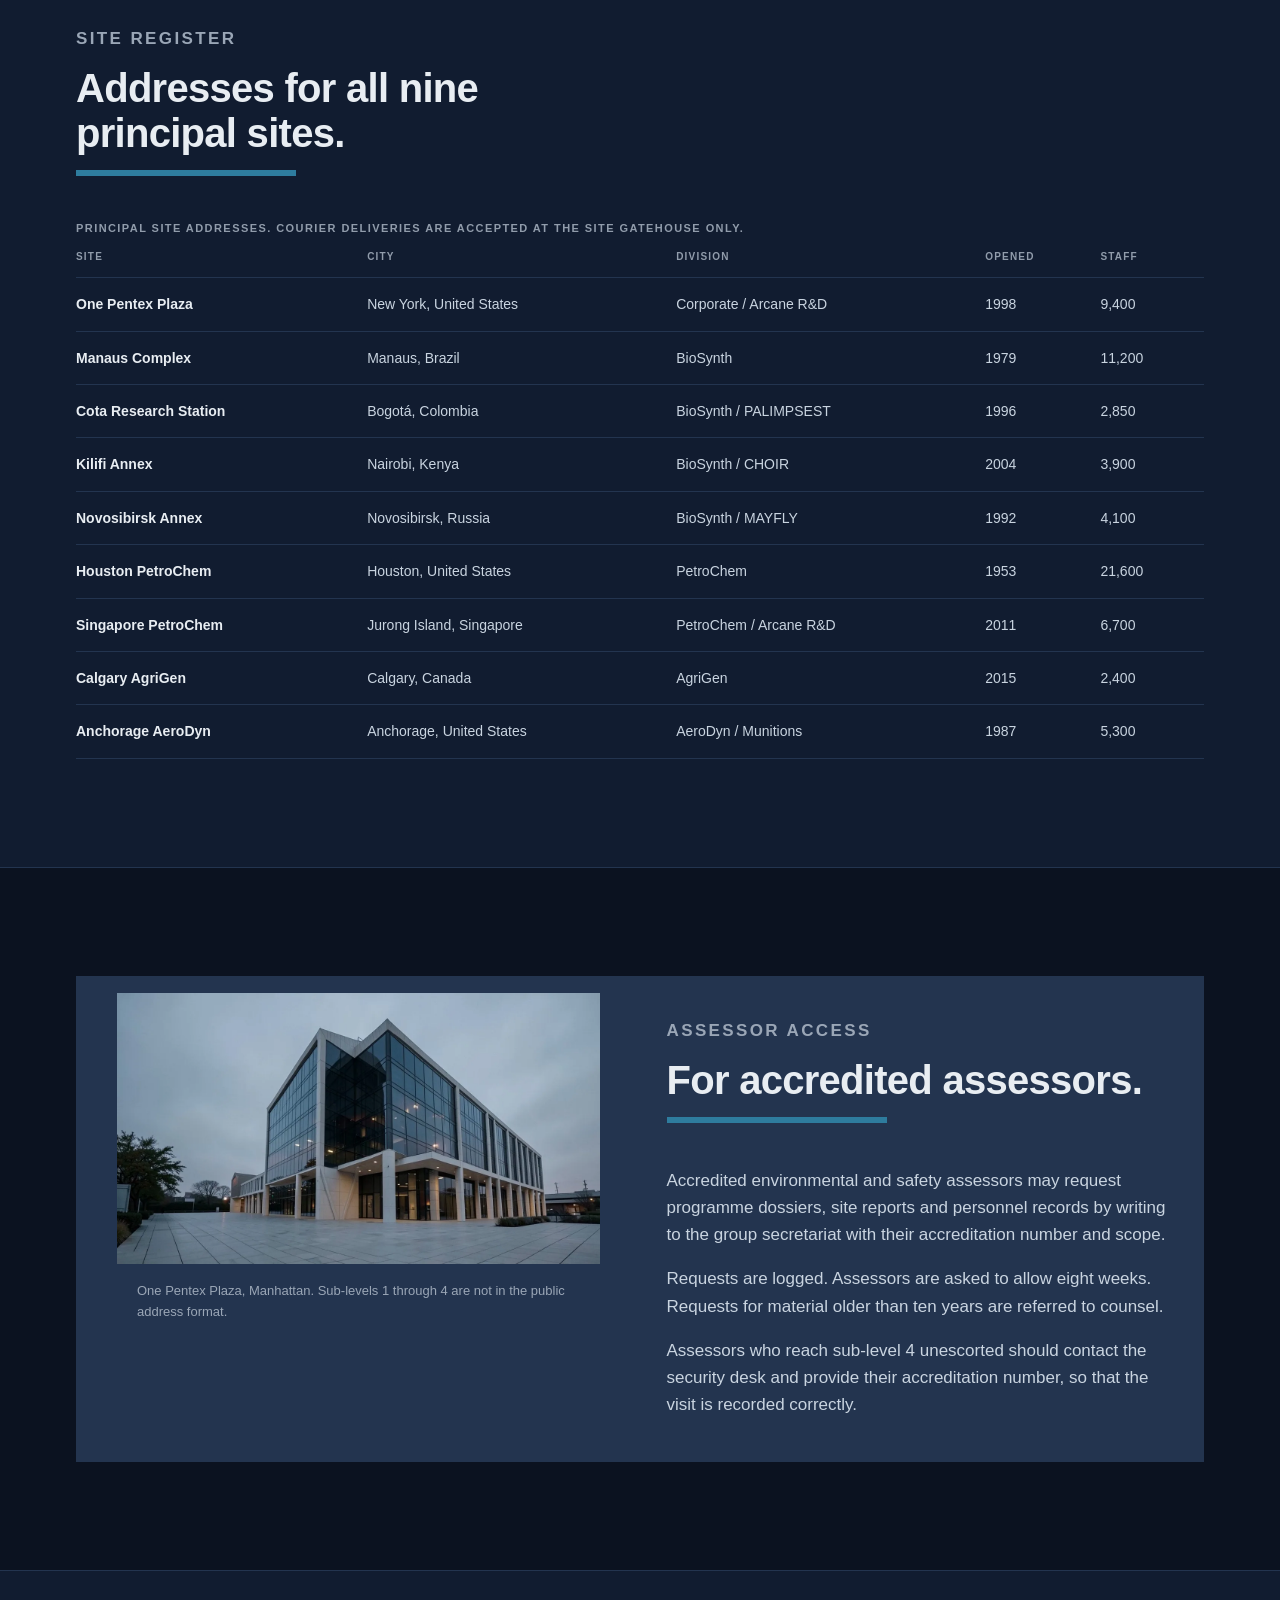
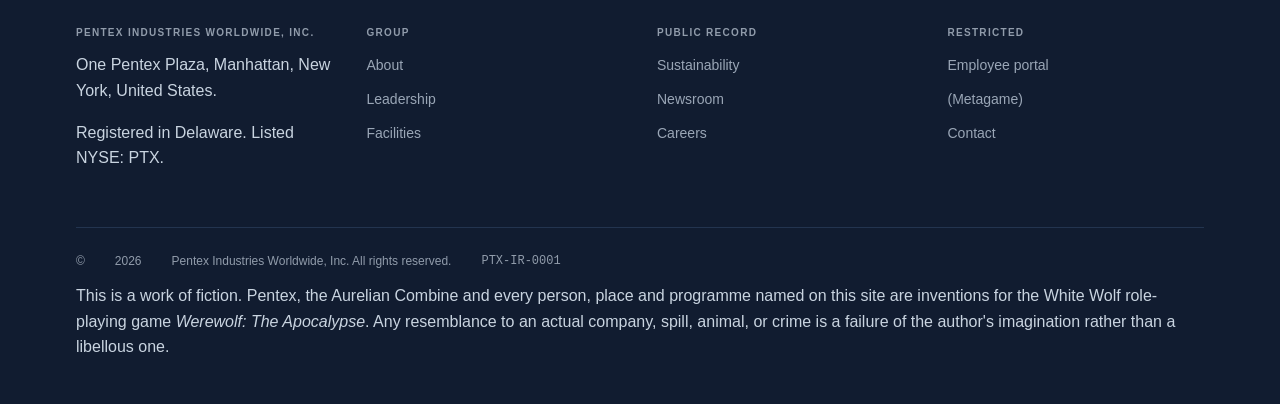
<file: contact.html>
<!doctype html>
<html lang="en">
<head>
<meta charset="utf-8">
<meta name="viewport" content="width=device-width, initial-scale=1">
<title>Contact — divisions, head offices and site addresses</title>
<meta name="description" content="Contact routes for Pentex Industries Worldwide: division head offices, division mailbox, group headquarters and the full site address register.">
<link rel="icon" href="assets/img/LogoPentex.webp" type="image/webp">
<link rel="stylesheet" href="assets/css/base.css">
<link rel="stylesheet" href="assets/css/corporate.css">
</head>
<body class="corp" data-page="contact">
<a class="skip" href="#main">Skip to content</a>
<header class="masthead">
  <div class="shell masthead__in">
    <a class="brand" href="index.html">
      <img class="brand__mark" src="assets/img/LogoPentex.webp" width="150" height="30" alt="Pentex">
      <span class="brand__word">Industries Worldwide</span>
    </a>
    <button class="masthead__burger" type="button" aria-expanded="false" aria-controls="mastnav">
      <span class="u-hidden">Menu</span>
    </button>
    <nav class="masthead__nav" id="mastnav" aria-label="Primary">
      <a href="index.html">Group</a>
      <a href="about.html">About</a>
      <a href="leadership.html">Leadership</a>
      <a href="facilities.html">Facilities</a>
      <a href="sustainability.html">Sustainability</a>
      <a href="careers.html">Careers</a>
      <a href="newsroom.html">Newsroom</a>
      <a href="contact.html" aria-current="page">Contact</a>
      <a class="masthead__cta" href="portal.html">Restricted</a>
      <a class="masthead__cta masthead__cta--meta" href="metagame.html">(METAGAME)</a>
    </nav>
  </div>
</header>
<main id="main">
  <section class="pagehead">
    <div class="shell">
      <p class="eyebrow">Contact</p>
      <h1>Where to write.</h1>
      <p id="hq-line"></p>
    </div>
  </section>

  <section class="section">
    <div class="shell">
      <div class="section__head">
        <p class="eyebrow">Divisions</p>
        <h2>Six head offices.</h2>
        <p class="rule-heavy"></p>
      </div>
      <div class="grid grid--3" id="div-contacts"></div>
    </div>
  </section>

  <section class="section section--alt">
    <div class="shell">
      <div class="section__head">
        <p class="eyebrow">Site register</p>
        <h2>Addresses for all nine principal sites.</h2>
        <p class="rule-heavy"></p>
      </div>
      <div class="dtable-wrap" tabindex="0">
        <table class="dtable">
        <caption>Principal site addresses. Courier deliveries are accepted at the site gatehouse only.</caption>
        <thead>
          <tr><th scope="col">Site</th><th scope="col">City</th><th scope="col">Division</th><th scope="col">Opened</th><th scope="col">Staff</th></tr>
        </thead>
        <tbody id="site-addresses"></tbody>
      </table>
      </div>
    </div>
  </section>

  <section class="section">
    <div class="shell">
      <div class="grid grid--2">
      <figure class="fig">
        <img src="assets/img/hq-tower.webp" width="1280" height="720" loading="lazy" alt="Pentex House at dusk, seen across the plaza from the river.">
        <figcaption>One Pentex Plaza, Manhattan. Sub-levels 1 through 4 are not in the public address format.</figcaption>
      </figure>
        <div>
          <div class="section__head">
            <p class="eyebrow">Assessor access</p>
            <h2>For accredited assessors.</h2>
            <p class="rule-heavy"></p>
          </div>
          <div class="prose">
            <p>Accredited environmental and safety assessors may request programme dossiers, site reports and personnel records by writing to the group secretariat with their accreditation number and scope.</p>
            <p>Requests are logged. Assessors are asked to allow eight weeks. Requests for material older than ten years are referred to counsel.</p>
            <p>Assessors who reach sub-level 4 unescorted should contact the security desk and provide their accreditation number, so that the visit is recorded correctly.</p>
          </div>
        </div>
      </div>
    </div>
  </section>
</main>
<footer class="foot">
  <div class="shell">
    <div class="foot__grid">
      <div>
        <h3>Pentex Industries Worldwide, Inc.</h3>
        <p>One Pentex Plaza, Manhattan, New York, United States.</p>
        <p>Registered in Delaware. Listed NYSE: PTX.</p>
      </div>
      <div>
        <h3>Group</h3>
        <ul>
          <li><a href="about.html">About</a></li>
          <li><a href="leadership.html">Leadership</a></li>
          <li><a href="facilities.html">Facilities</a></li>
        </ul>
      </div>
      <div>
        <h3>Public record</h3>
        <ul>
          <li><a href="sustainability.html">Sustainability</a></li>
          <li><a href="newsroom.html">Newsroom</a></li>
          <li><a href="careers.html">Careers</a></li>
        </ul>
      </div>
      <div>
        <h3>Restricted</h3>
        <ul>
          <li><a href="portal.html">Employee portal</a></li>
          <li><a href="metagame.html">(Metagame)</a></li>
          <li><a href="contact.html">Contact</a></li>
        </ul>
      </div>
    </div>
    <p class="foot__base">© <span data-year>2026</span> Pentex Industries Worldwide, Inc. All rights reserved. <span class="u-mono">PTX-IR-0001</span></p>
    <p class="foot__legal">This is a work of fiction. Pentex, the Aurelian Combine and every person, place and programme named on this site are inventions for the White Wolf role-playing game <cite>Werewolf: The Apocalypse</cite>. Any resemblance to an actual company, spill, animal, or crime is a failure of the author's imagination rather than a libellous one.</p>
  </div>
</footer>
<script src="assets/js/data.js"></script>
<script src="assets/js/lore.js"></script>
<script src="assets/js/site.js"></script>
</body>
</html>
</file>
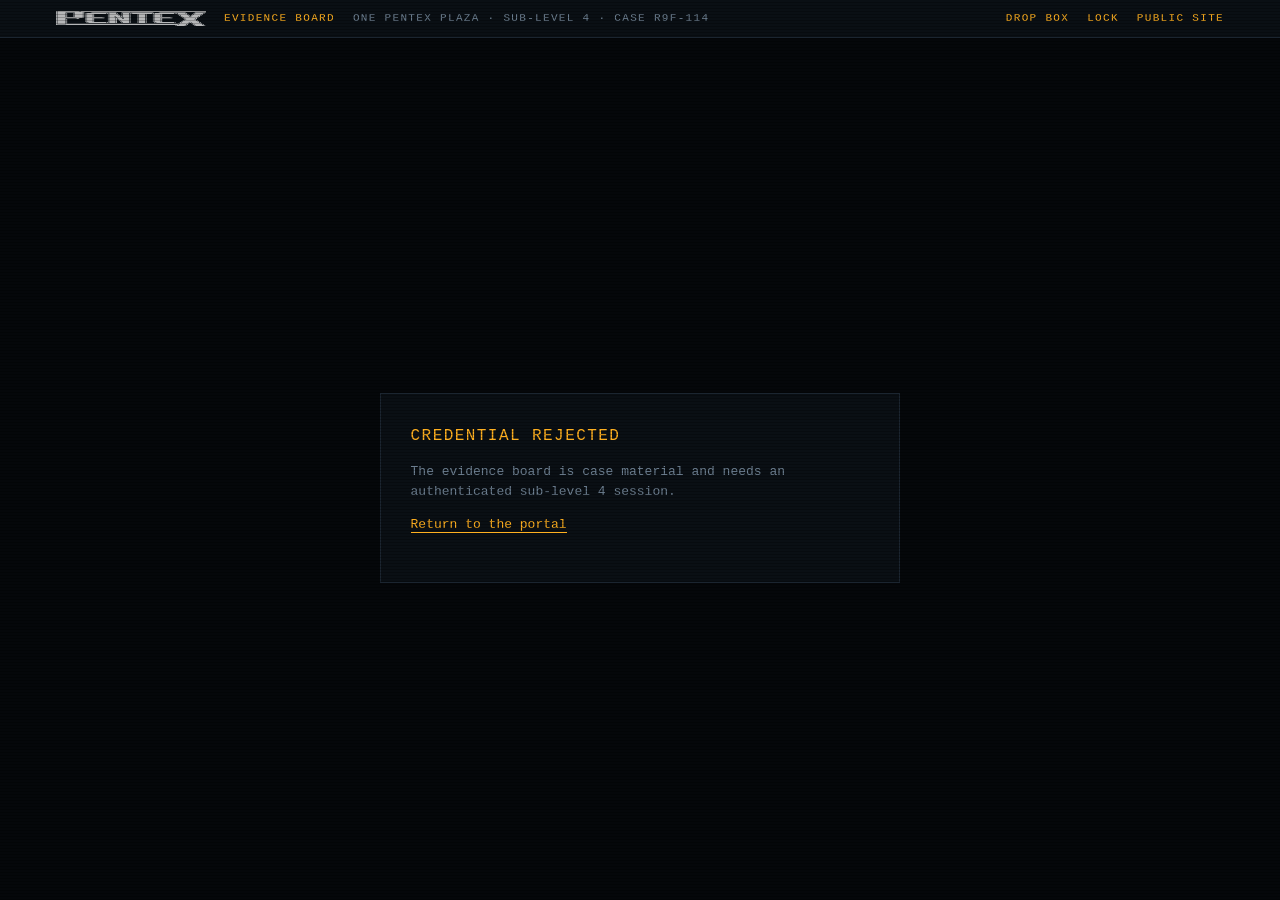
<file: evidence.html>
<!doctype html>
<html lang="en">
<head>
<meta charset="utf-8">
<meta name="viewport" content="width=device-width, initial-scale=1">
<title>EVIDENCE BOARD — Pentex</title>
<meta name="robots" content="noindex, nofollow">
<link rel="icon" href="assets/img/LogoPentex.webp" type="image/webp">
<link rel="stylesheet" href="assets/css/base.css">
<link rel="stylesheet" href="assets/css/breach.css">
</head>
<body class="breach" data-page="evidence">
<a class="skip" href="#main">Skip to content</a>

<div class="rig">
  <div class="rig__bar">
    <img src="assets/img/LogoPentex.webp" width="150" height="15" alt="Pentex">
    <b>EVIDENCE BOARD</b>
    <span>one pentex plaza · sub-level 4 · case R9F-114</span>
    <span class="rig__spacer"></span>
    <a href="archive.html">Drop box</a>
    <a href="portal.html">Lock</a>
    <a href="index.html">Public site</a>
  </div>

  <div class="term term--board" id="main" role="main">
    <div class="board">
      <div class="board__head">
        <h1>Pentex Industries Worldwide — what we have</h1>
        <p>Every document you actually opened in the drop box is recorded here, in the order the room kept it. This board lives in your browser. Clearing your browser clears the board.</p>
        <div class="gauge"><div class="gauge__fill" id="fill"></div></div>
        <div class="gauge__t"><span>read</span><span><b id="count">0 / 2385</b> documents</span></div>
      </div>

      <div class="grid-e" id="grid"></div>

      <div class="verdict" id="verdict" data-on="0">
        <h2>Case note</h2>
        <p>Thirty-two documents. Six programmes. Nine sites. One habit: the paperwork is always written by someone with a room number, and the room number is printed on the public site.</p>
        <p>Nothing here is exotic. There is no curse, no blood potion, no cult in a basilica. There is a chain of approvals, a method for shortening the distance between an approval and a death, and a company that publishes its accountability rooms because assessors ask for them.</p>
        <p>The archive's own authors named it: <em>they built the verifier.</em> You do not build a verification standard for a small thing.</p>
        <p>Case R9F-114 stays open. We are nine people and one of us is a veterinarian who did not know she was in the company.</p>
        <button class="reset-b" type="button" id="reset">Clear this board</button>
      </div>
    </div>
  </div>
</div>

<script src="assets/js/data.js"></script>
<script src="assets/js/lore.js"></script>
<script src="assets/js/site.js"></script>
<script src="assets/js/evidence.js"></script>
</body>
</html>
</file>
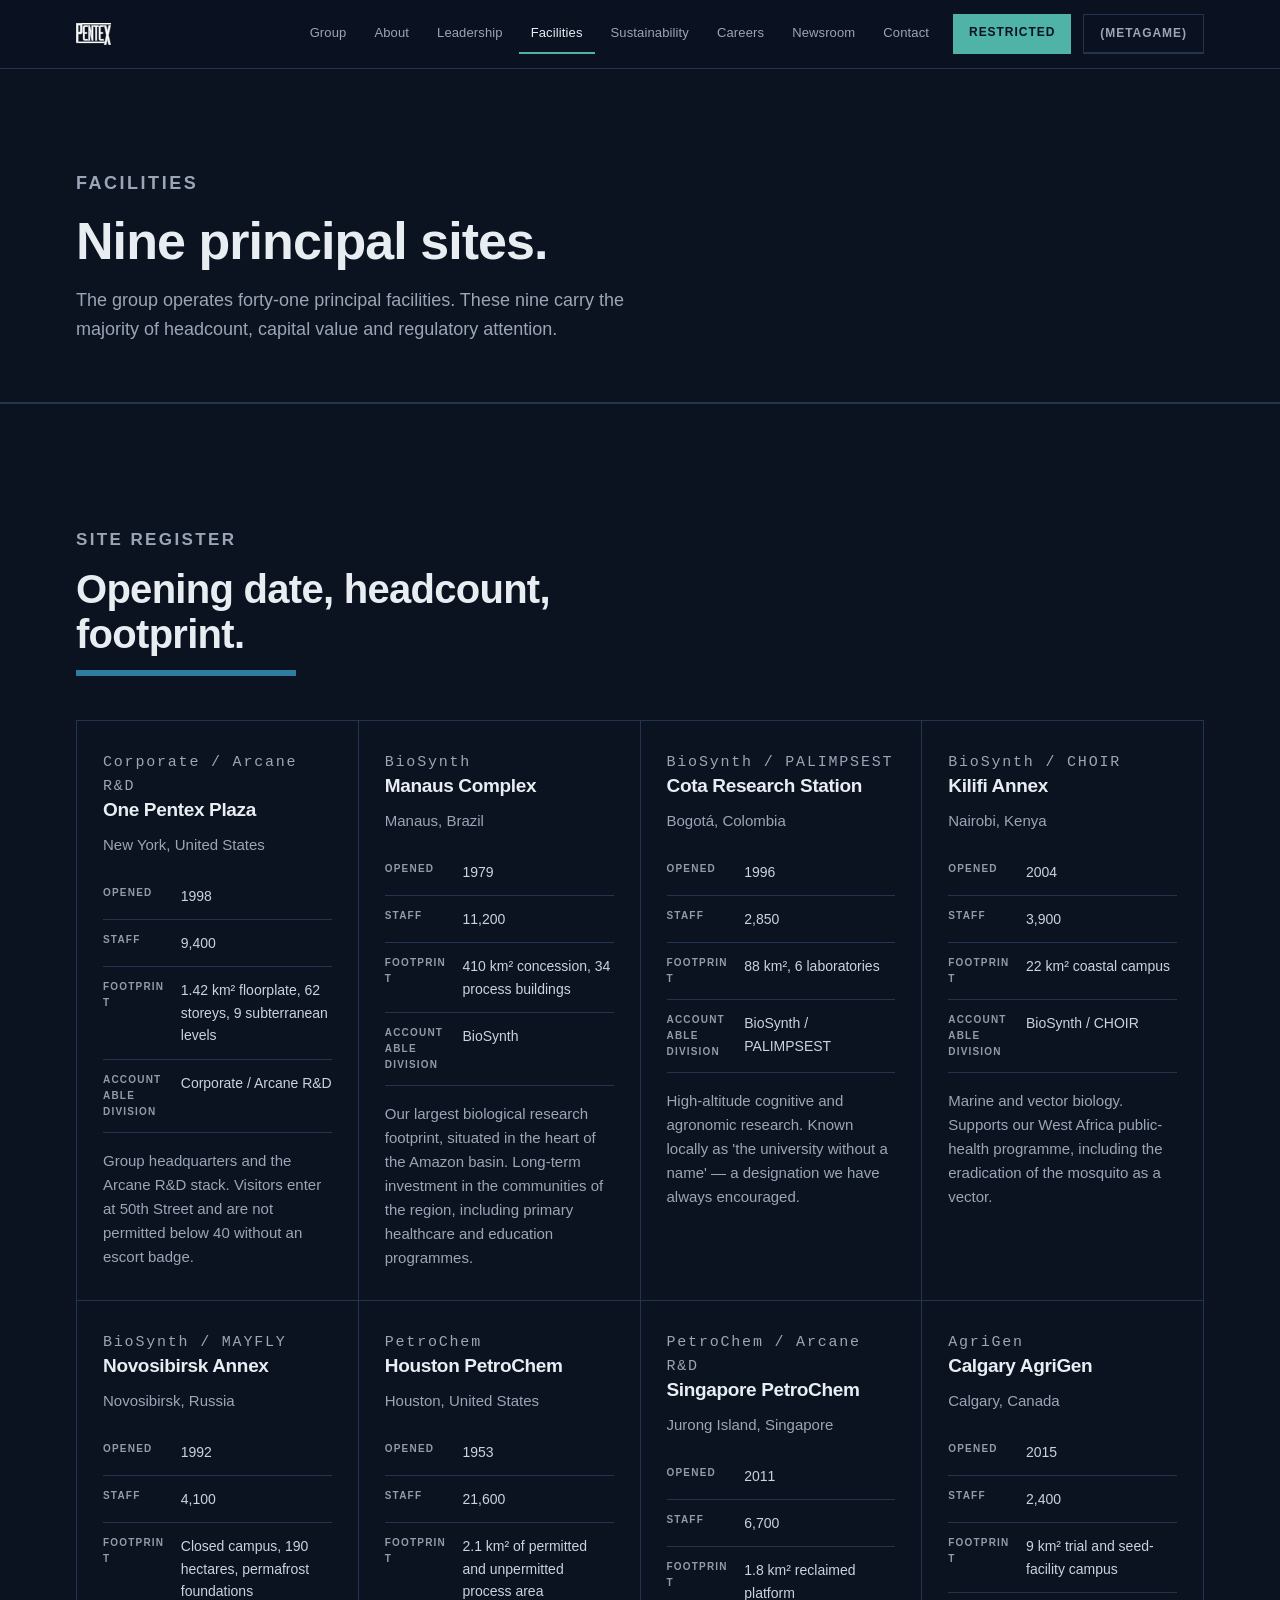
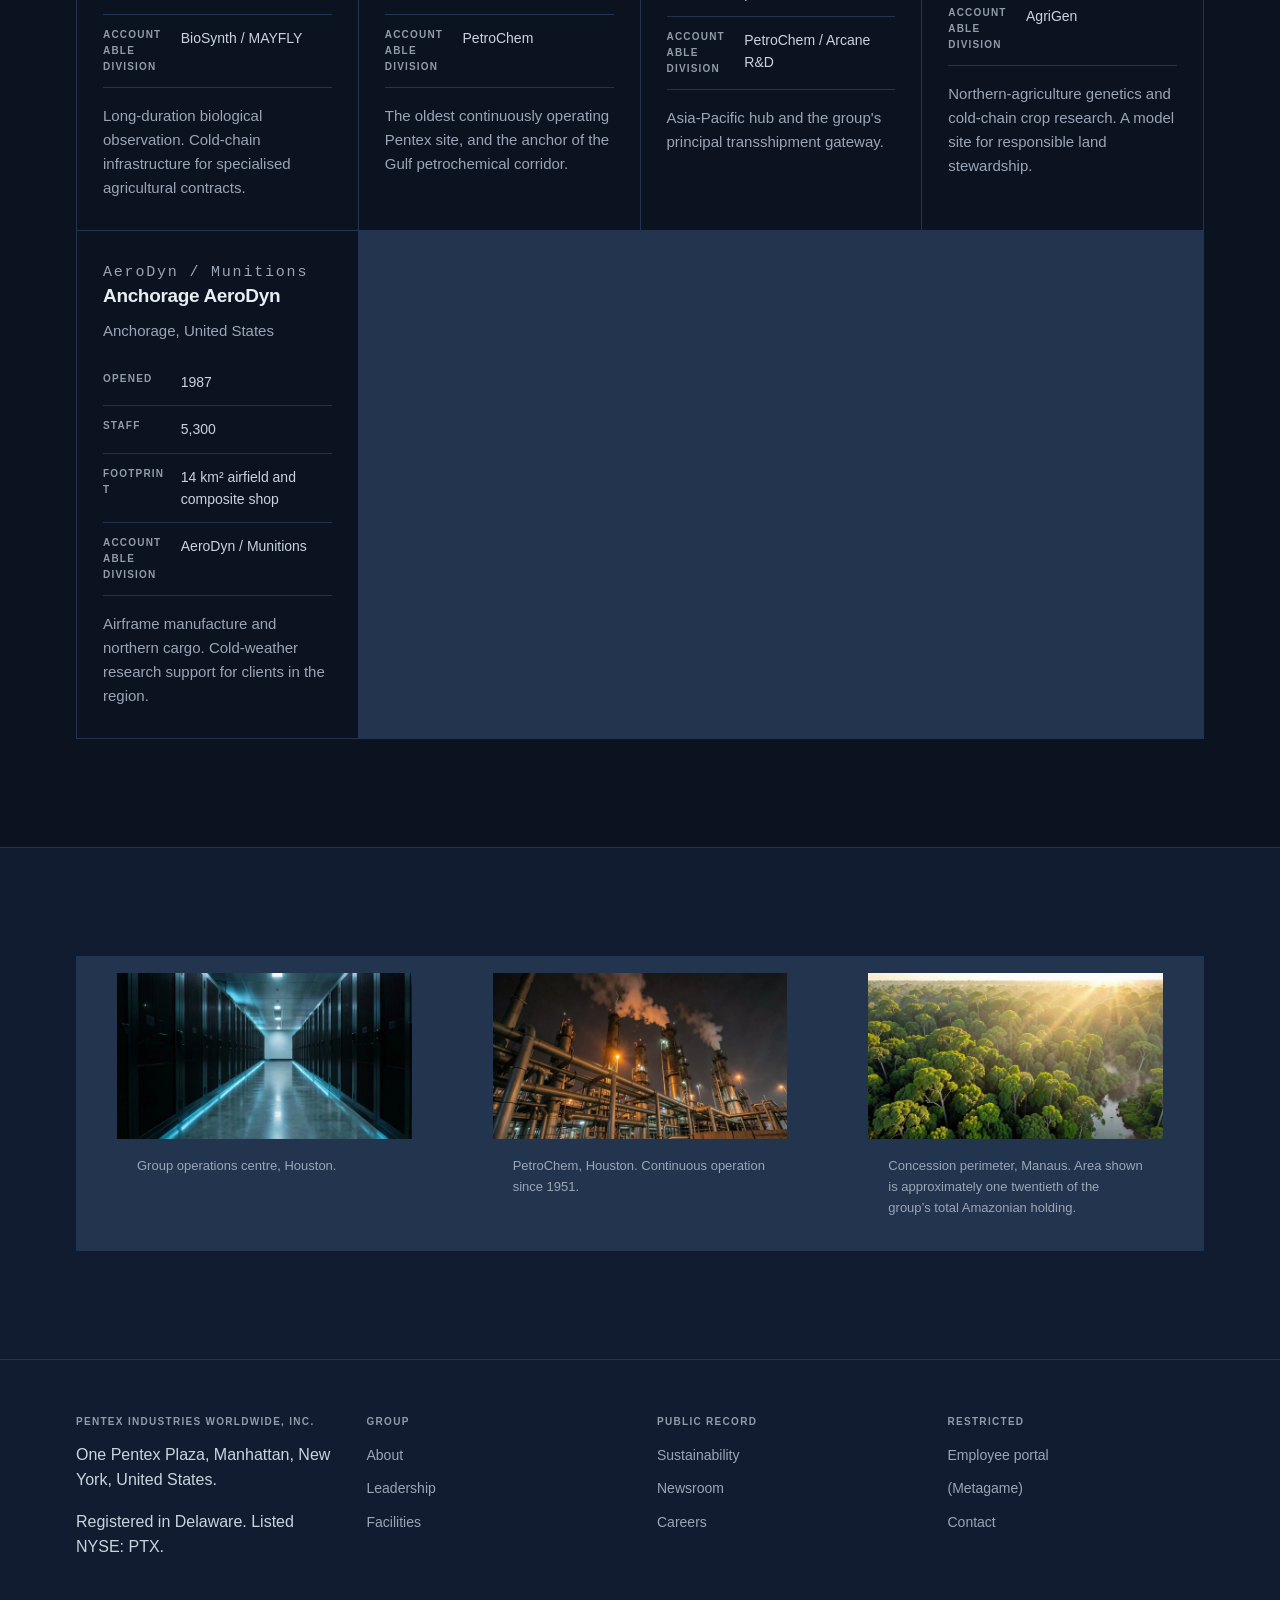
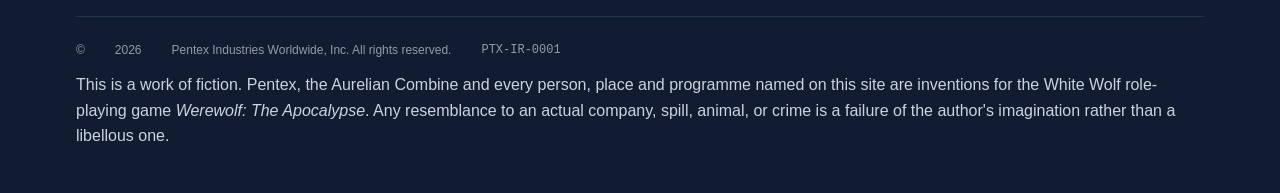
<file: facilities.html>
<!doctype html>
<html lang="en">
<head>
<meta charset="utf-8">
<meta name="viewport" content="width=device-width, initial-scale=1">
<title>Facilities — nine principal sites</title>
<meta name="description" content="Principal Pentex facilities worldwide: New York, Manaus, Bogotá, Nairobi, Novosibirsk, Houston, Jurong Island, Calgary and Anchorage, with opening date, headcount and footprint.">
<link rel="icon" href="assets/img/LogoPentex.webp" type="image/webp">
<link rel="stylesheet" href="assets/css/base.css">
<link rel="stylesheet" href="assets/css/corporate.css">
</head>
<body class="corp" data-page="facilities">
<a class="skip" href="#main">Skip to content</a>
<header class="masthead">
  <div class="shell masthead__in">
    <a class="brand" href="index.html">
      <img class="brand__mark" src="assets/img/LogoPentex.webp" width="150" height="30" alt="Pentex">
      <span class="brand__word">Industries Worldwide</span>
    </a>
    <button class="masthead__burger" type="button" aria-expanded="false" aria-controls="mastnav">
      <span class="u-hidden">Menu</span>
    </button>
    <nav class="masthead__nav" id="mastnav" aria-label="Primary">
      <a href="index.html">Group</a>
      <a href="about.html">About</a>
      <a href="leadership.html">Leadership</a>
      <a href="facilities.html" aria-current="page">Facilities</a>
      <a href="sustainability.html">Sustainability</a>
      <a href="careers.html">Careers</a>
      <a href="newsroom.html">Newsroom</a>
      <a href="contact.html">Contact</a>
      <a class="masthead__cta" href="portal.html">Restricted</a>
      <a class="masthead__cta masthead__cta--meta" href="metagame.html">(METAGAME)</a>
    </nav>
  </div>
</header>
<main id="main">
  <section class="pagehead">
    <div class="shell">
      <p class="eyebrow">Facilities</p>
      <h1>Nine principal sites.</h1>
      <p>The group operates forty-one principal facilities. These nine carry the majority of headcount, capital value and regulatory attention.</p>
    </div>
  </section>

  <section class="section">
    <div class="shell">
      <div class="section__head">
        <p class="eyebrow">Site register</p>
        <h2>Opening date, headcount, footprint.</h2>
        <p class="rule-heavy"></p>
      </div>
      <div class="grid grid--3" id="sites"></div>
    </div>
  </section>

  <section class="section section--alt">
    <div class="shell">
      <div class="grid grid--3">
      <figure class="fig">
        <img src="assets/img/datacentre.webp" width="1280" height="720" loading="lazy" alt="Rows of dark server racks in a cold aisle, lit by a single line of ceiling light.">
        <figcaption>Group operations centre, Houston.</figcaption>
      </figure>
      <figure class="fig">
        <img src="assets/img/refinery-night.webp" width="1280" height="720" loading="lazy" alt="A petrochemical plant at night, stacks lit from below against a dark sky.">
        <figcaption>PetroChem, Houston. Continuous operation since 1951.</figcaption>
      </figure>
      <figure class="fig">
        <img src="assets/img/amazon-canopy.webp" width="1280" height="720" loading="lazy" alt="Dense closed-canopy rainforest seen from above at low altitude, with a river visible through the trees.">
        <figcaption>Concession perimeter, Manaus. Area shown is approximately one twentieth of the group’s total Amazonian holding.</figcaption>
      </figure>
      </div>
    </div>
  </section>
</main>
<footer class="foot">
  <div class="shell">
    <div class="foot__grid">
      <div>
        <h3>Pentex Industries Worldwide, Inc.</h3>
        <p>One Pentex Plaza, Manhattan, New York, United States.</p>
        <p>Registered in Delaware. Listed NYSE: PTX.</p>
      </div>
      <div>
        <h3>Group</h3>
        <ul>
          <li><a href="about.html">About</a></li>
          <li><a href="leadership.html">Leadership</a></li>
          <li><a href="facilities.html">Facilities</a></li>
        </ul>
      </div>
      <div>
        <h3>Public record</h3>
        <ul>
          <li><a href="sustainability.html">Sustainability</a></li>
          <li><a href="newsroom.html">Newsroom</a></li>
          <li><a href="careers.html">Careers</a></li>
        </ul>
      </div>
      <div>
        <h3>Restricted</h3>
        <ul>
          <li><a href="portal.html">Employee portal</a></li>
          <li><a href="metagame.html">(Metagame)</a></li>
          <li><a href="contact.html">Contact</a></li>
        </ul>
      </div>
    </div>
    <p class="foot__base">© <span data-year>2026</span> Pentex Industries Worldwide, Inc. All rights reserved. <span class="u-mono">PTX-IR-0001</span></p>
    <p class="foot__legal">This is a work of fiction. Pentex, the Aurelian Combine and every person, place and programme named on this site are inventions for the White Wolf role-playing game <cite>Werewolf: The Apocalypse</cite>. Any resemblance to an actual company, spill, animal, or crime is a failure of the author's imagination rather than a libellous one.</p>
  </div>
</footer>
<script src="assets/js/data.js"></script>
<script src="assets/js/lore.js"></script>
<script src="assets/js/site.js"></script>
</body>
</html>
</file>
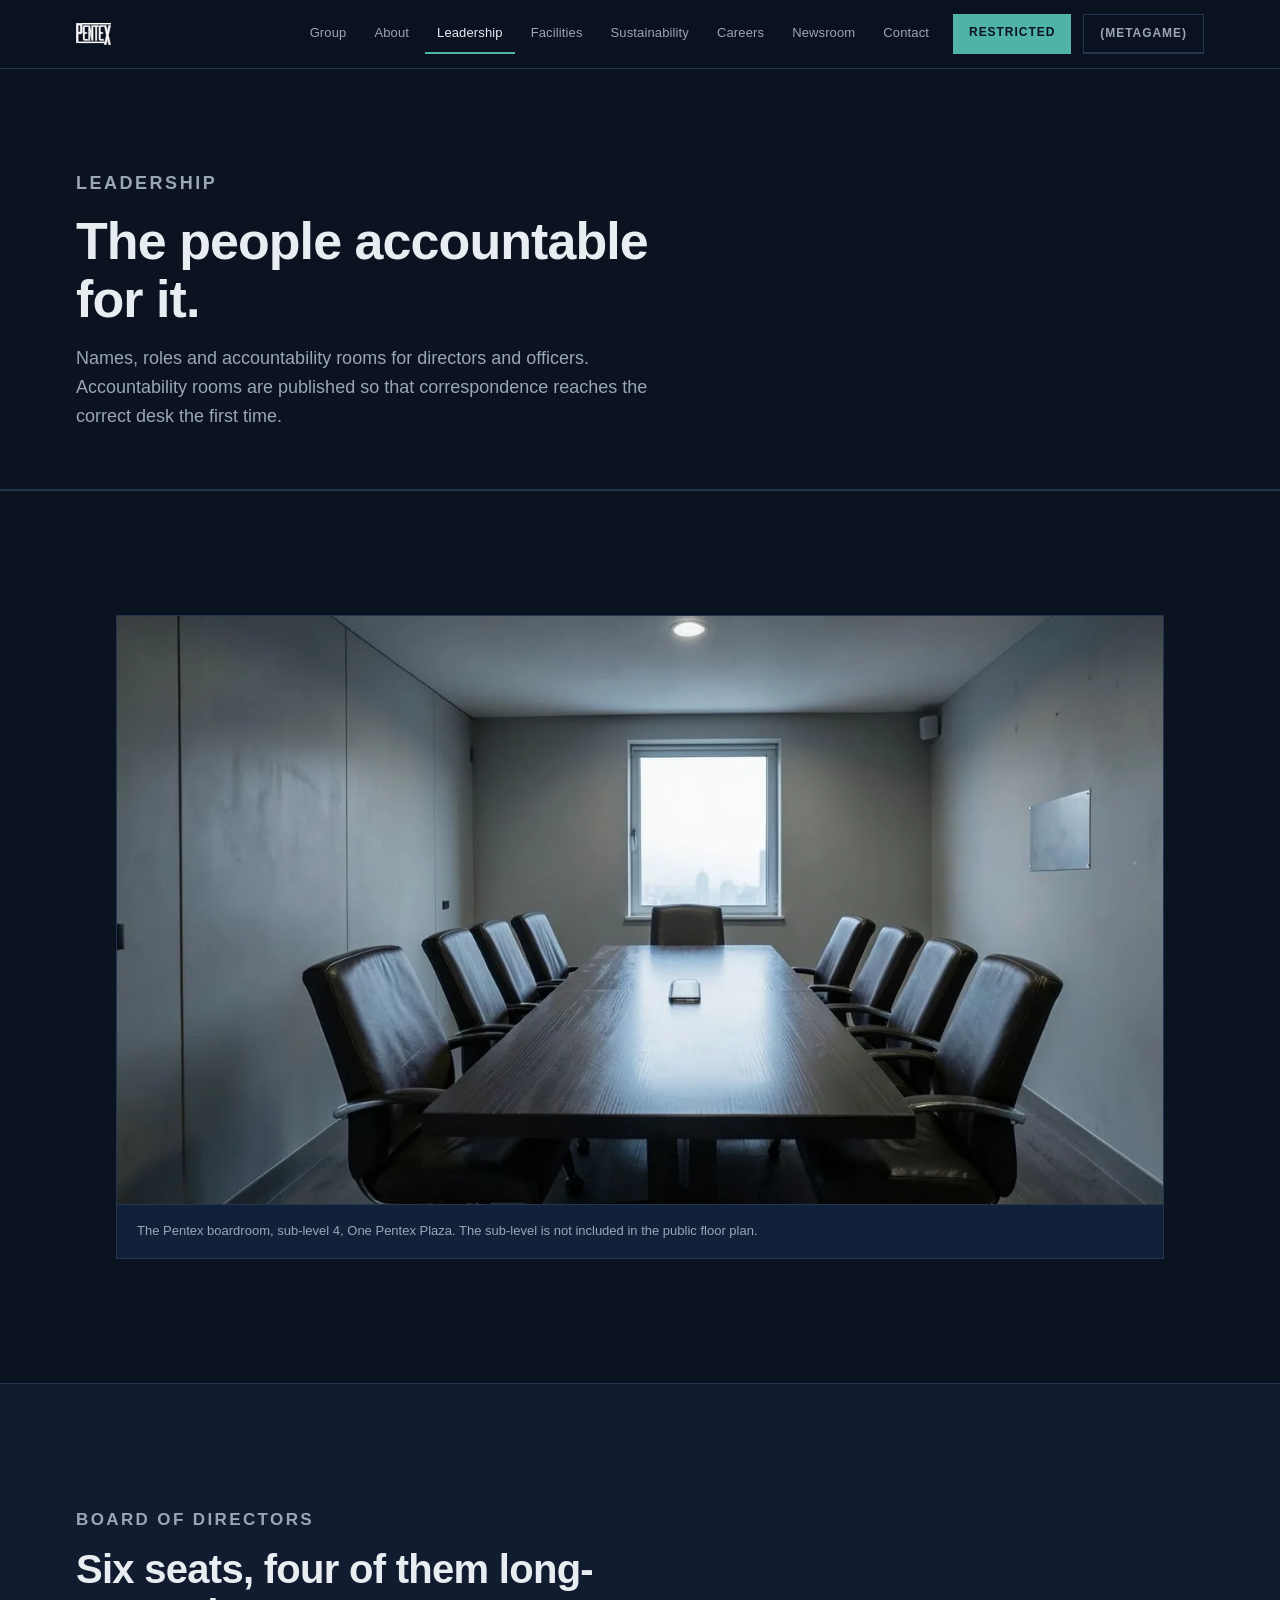
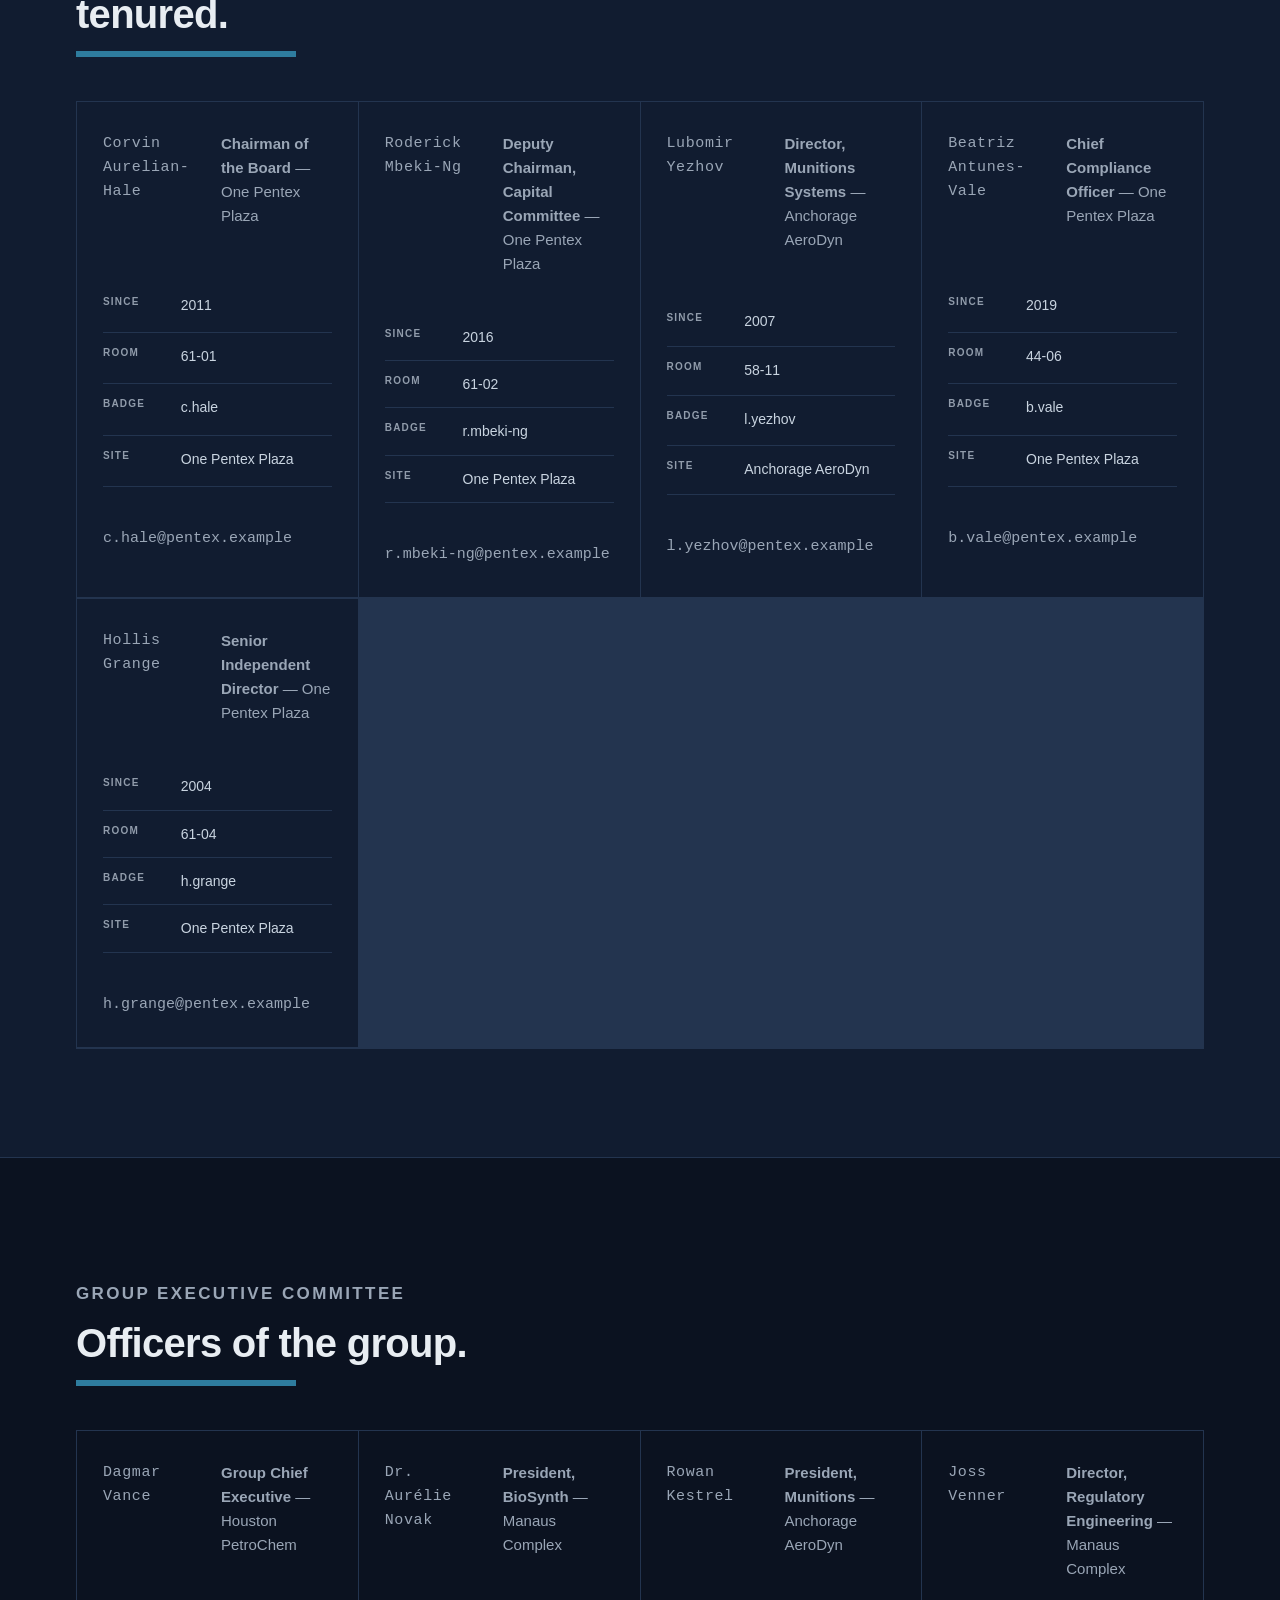
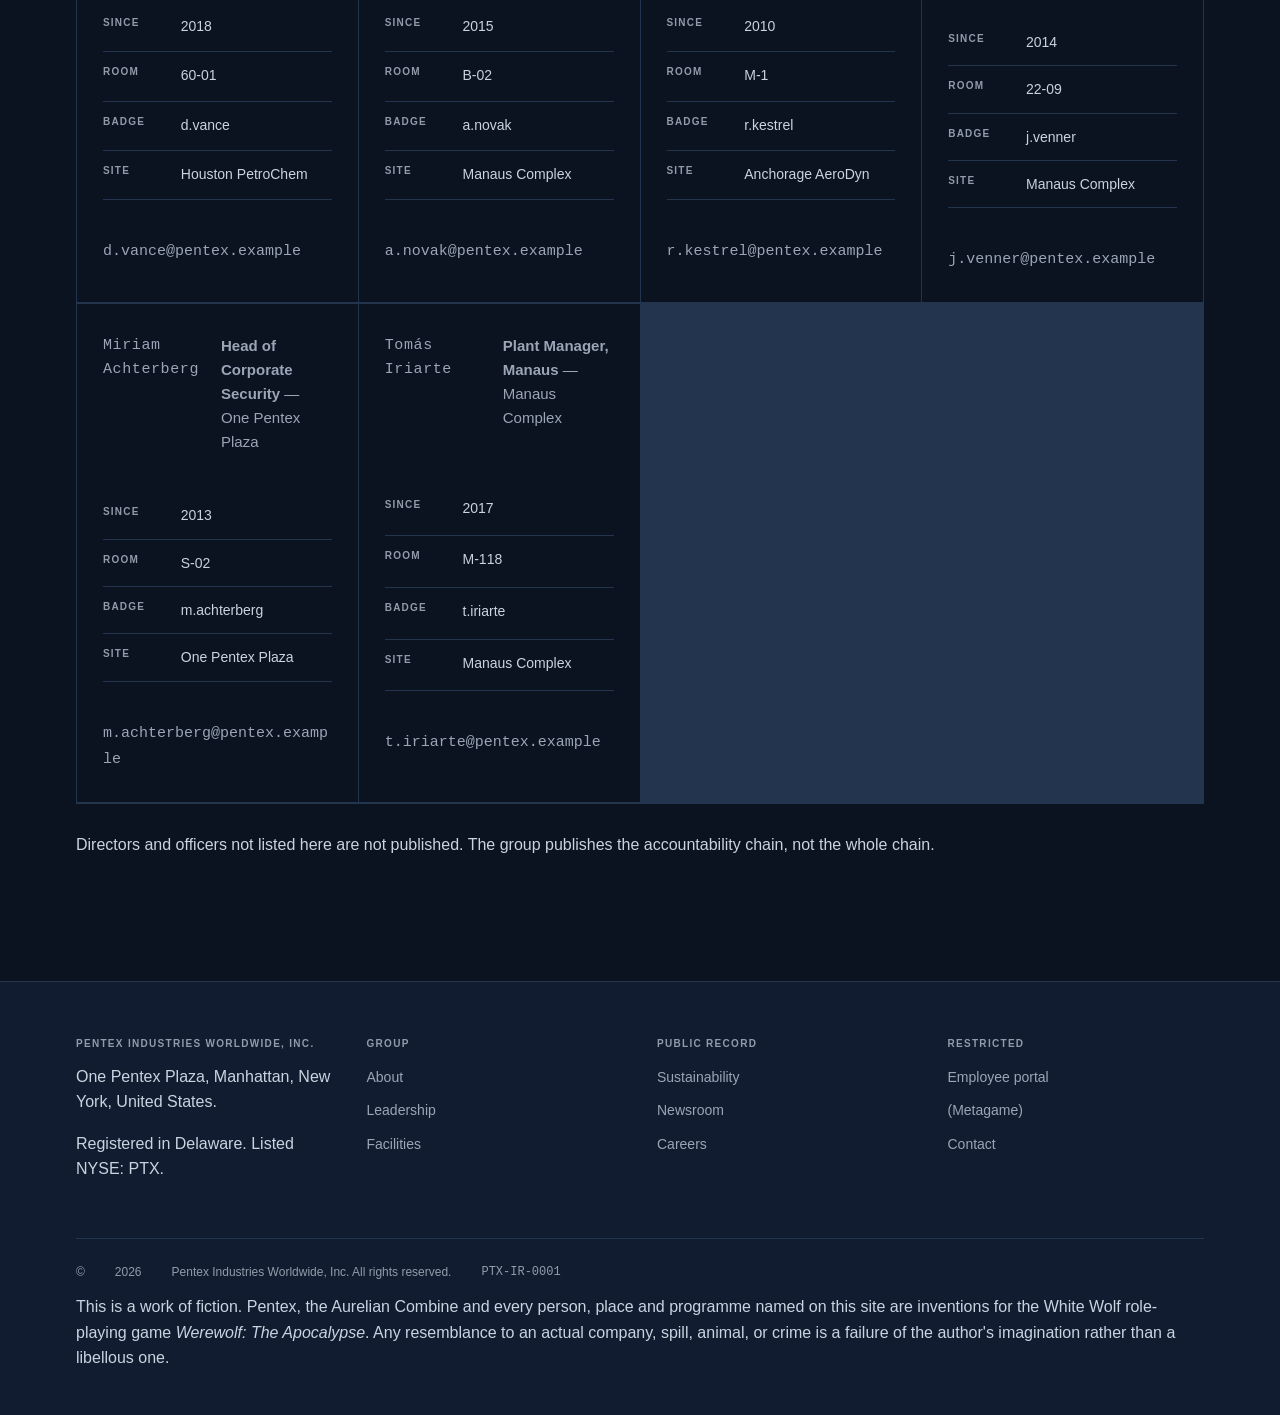
<file: leadership.html>
<!doctype html>
<html lang="en">
<head>
<meta charset="utf-8">
<meta name="viewport" content="width=device-width, initial-scale=1">
<title>Leadership — Board and executive committee</title>
<meta name="description" content="The Pentex board of directors and group executive committee, with role, tenure, site and accountability room for each director.">
<link rel="icon" href="assets/img/LogoPentex.webp" type="image/webp">
<link rel="stylesheet" href="assets/css/base.css">
<link rel="stylesheet" href="assets/css/corporate.css">
</head>
<body class="corp" data-page="leadership">
<a class="skip" href="#main">Skip to content</a>
<header class="masthead">
  <div class="shell masthead__in">
    <a class="brand" href="index.html">
      <img class="brand__mark" src="assets/img/LogoPentex.webp" width="150" height="30" alt="Pentex">
      <span class="brand__word">Industries Worldwide</span>
    </a>
    <button class="masthead__burger" type="button" aria-expanded="false" aria-controls="mastnav">
      <span class="u-hidden">Menu</span>
    </button>
    <nav class="masthead__nav" id="mastnav" aria-label="Primary">
      <a href="index.html">Group</a>
      <a href="about.html">About</a>
      <a href="leadership.html" aria-current="page">Leadership</a>
      <a href="facilities.html">Facilities</a>
      <a href="sustainability.html">Sustainability</a>
      <a href="careers.html">Careers</a>
      <a href="newsroom.html">Newsroom</a>
      <a href="contact.html">Contact</a>
      <a class="masthead__cta" href="portal.html">Restricted</a>
      <a class="masthead__cta masthead__cta--meta" href="metagame.html">(METAGAME)</a>
    </nav>
  </div>
</header>
<main id="main">
  <section class="pagehead">
    <div class="shell">
      <p class="eyebrow">Leadership</p>
      <h1>The people accountable for it.</h1>
      <p>Names, roles and accountability rooms for directors and officers. Accountability rooms are published so that correspondence reaches the correct desk the first time.</p>
    </div>
  </section>

  <section class="section">
    <div class="shell">
      <figure class="fig">
        <img src="assets/img/boardroom.webp" width="1280" height="720" loading="lazy" alt="An empty boardroom with a long dark table, each place set with a folder and a glass of water.">
        <figcaption>The Pentex boardroom, sub-level 4, One Pentex Plaza. The sub-level is not included in the public floor plan.</figcaption>
      </figure>
    </div>
  </section>

  <section class="section section--alt">
    <div class="shell">
      <div class="section__head">
        <p class="eyebrow">Board of directors</p>
        <h2>Six seats, four of them long-tenured.</h2>
        <p class="rule-heavy"></p>
      </div>
      <div class="grid grid--3" id="board"></div>
    </div>
  </section>

  <section class="section">
    <div class="shell">
      <div class="section__head">
        <p class="eyebrow">Group executive committee</p>
        <h2>Officers of the group.</h2>
        <p class="rule-heavy"></p>
      </div>
      <div class="grid grid--3" id="execs"></div>
      <p class="u-mt">Directors and officers not listed here are not published. The group publishes the accountability chain, not the whole chain.</p>
    </div>
  </section>
</main>
<footer class="foot">
  <div class="shell">
    <div class="foot__grid">
      <div>
        <h3>Pentex Industries Worldwide, Inc.</h3>
        <p>One Pentex Plaza, Manhattan, New York, United States.</p>
        <p>Registered in Delaware. Listed NYSE: PTX.</p>
      </div>
      <div>
        <h3>Group</h3>
        <ul>
          <li><a href="about.html">About</a></li>
          <li><a href="leadership.html">Leadership</a></li>
          <li><a href="facilities.html">Facilities</a></li>
        </ul>
      </div>
      <div>
        <h3>Public record</h3>
        <ul>
          <li><a href="sustainability.html">Sustainability</a></li>
          <li><a href="newsroom.html">Newsroom</a></li>
          <li><a href="careers.html">Careers</a></li>
        </ul>
      </div>
      <div>
        <h3>Restricted</h3>
        <ul>
          <li><a href="portal.html">Employee portal</a></li>
          <li><a href="metagame.html">(Metagame)</a></li>
          <li><a href="contact.html">Contact</a></li>
        </ul>
      </div>
    </div>
    <p class="foot__base">© <span data-year>2026</span> Pentex Industries Worldwide, Inc. All rights reserved. <span class="u-mono">PTX-IR-0001</span></p>
    <p class="foot__legal">This is a work of fiction. Pentex, the Aurelian Combine and every person, place and programme named on this site are inventions for the White Wolf role-playing game <cite>Werewolf: The Apocalypse</cite>. Any resemblance to an actual company, spill, animal, or crime is a failure of the author's imagination rather than a libellous one.</p>
  </div>
</footer>
<script src="assets/js/data.js"></script>
<script src="assets/js/lore.js"></script>
<script src="assets/js/site.js"></script>
</body>
</html>
</file>
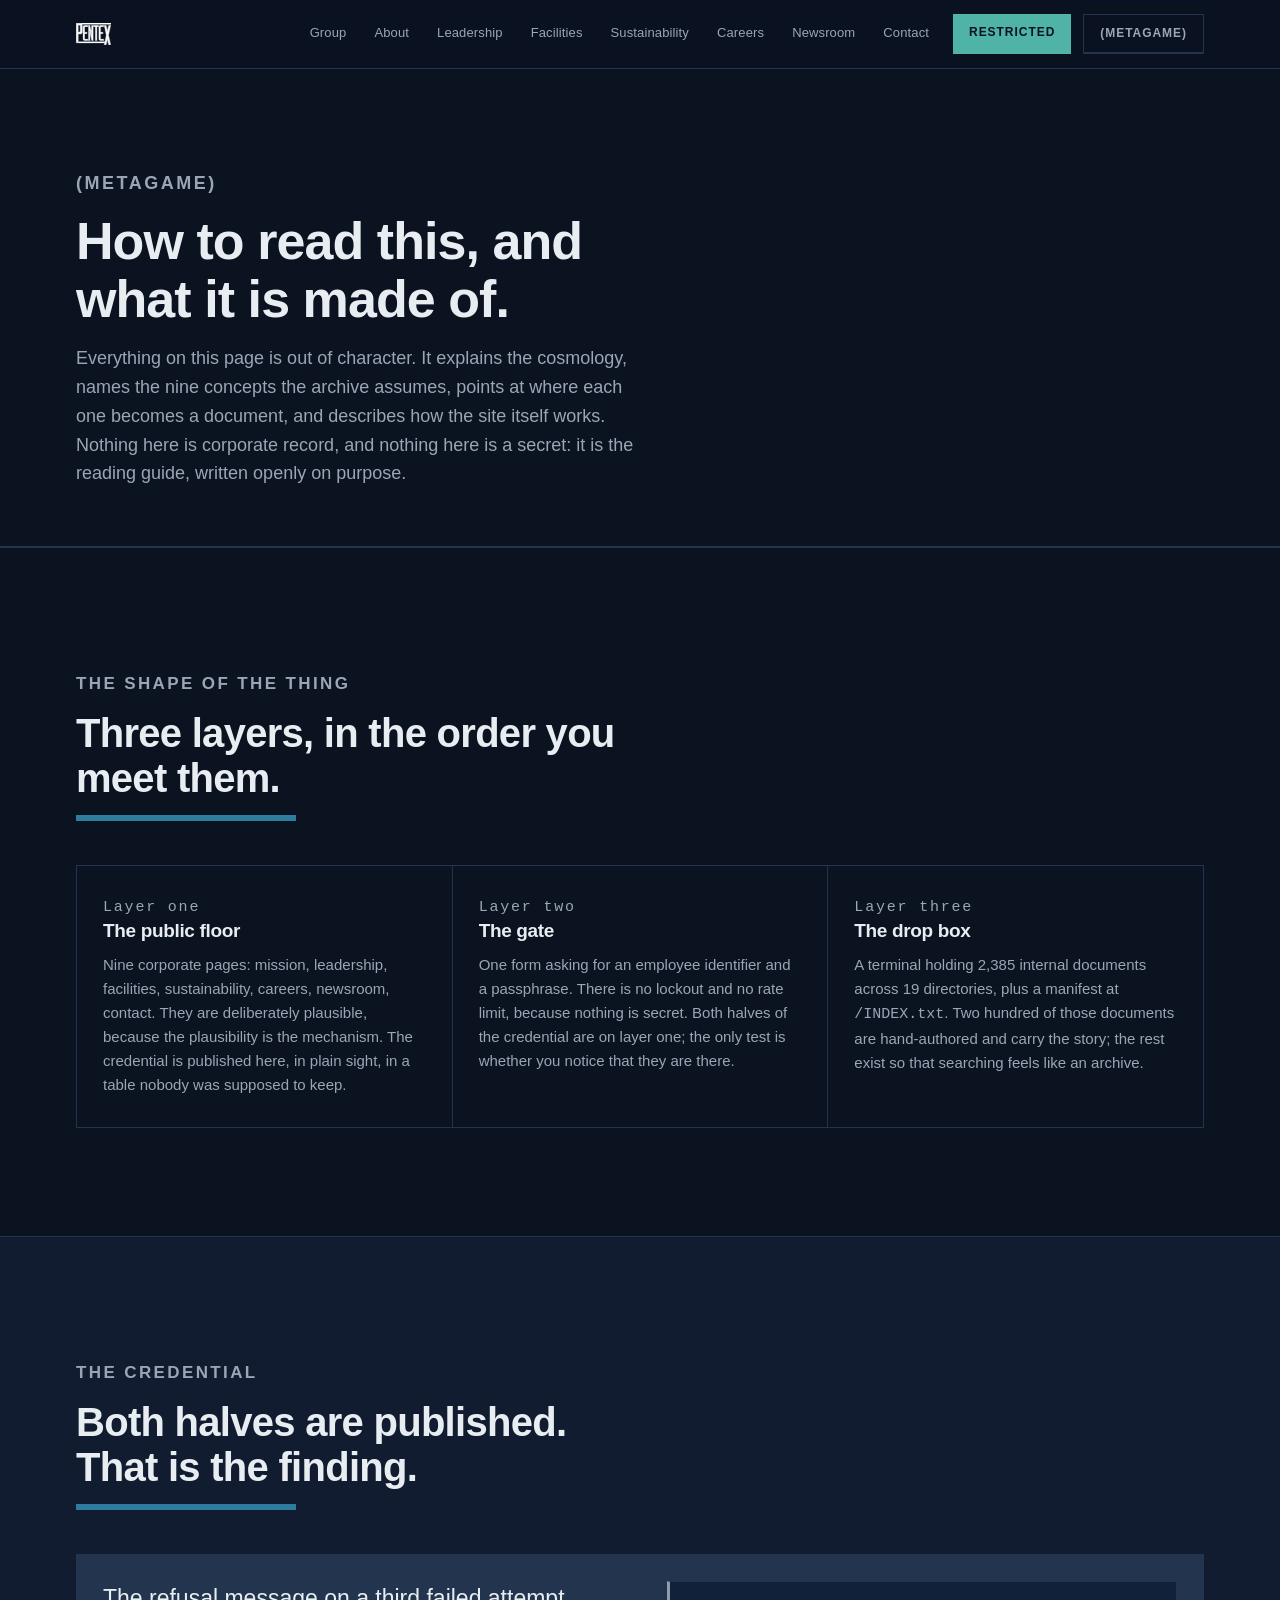
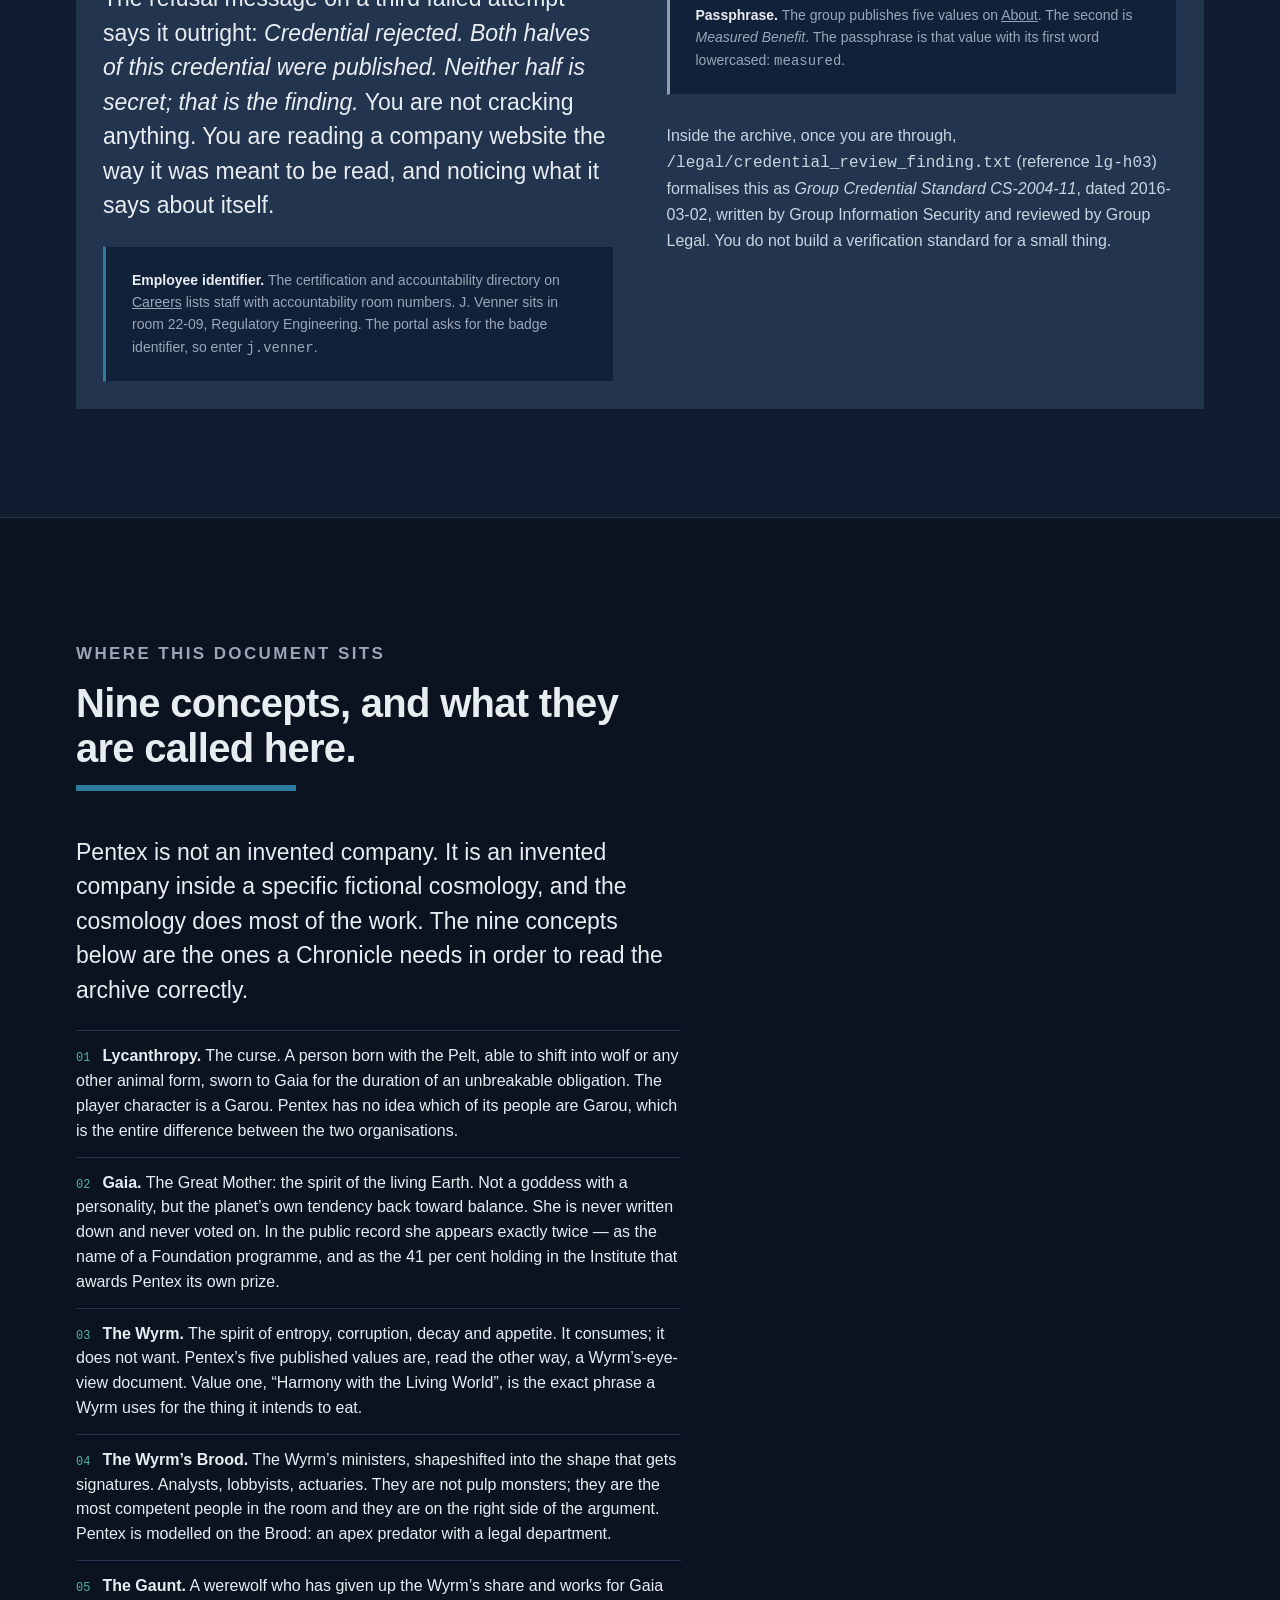
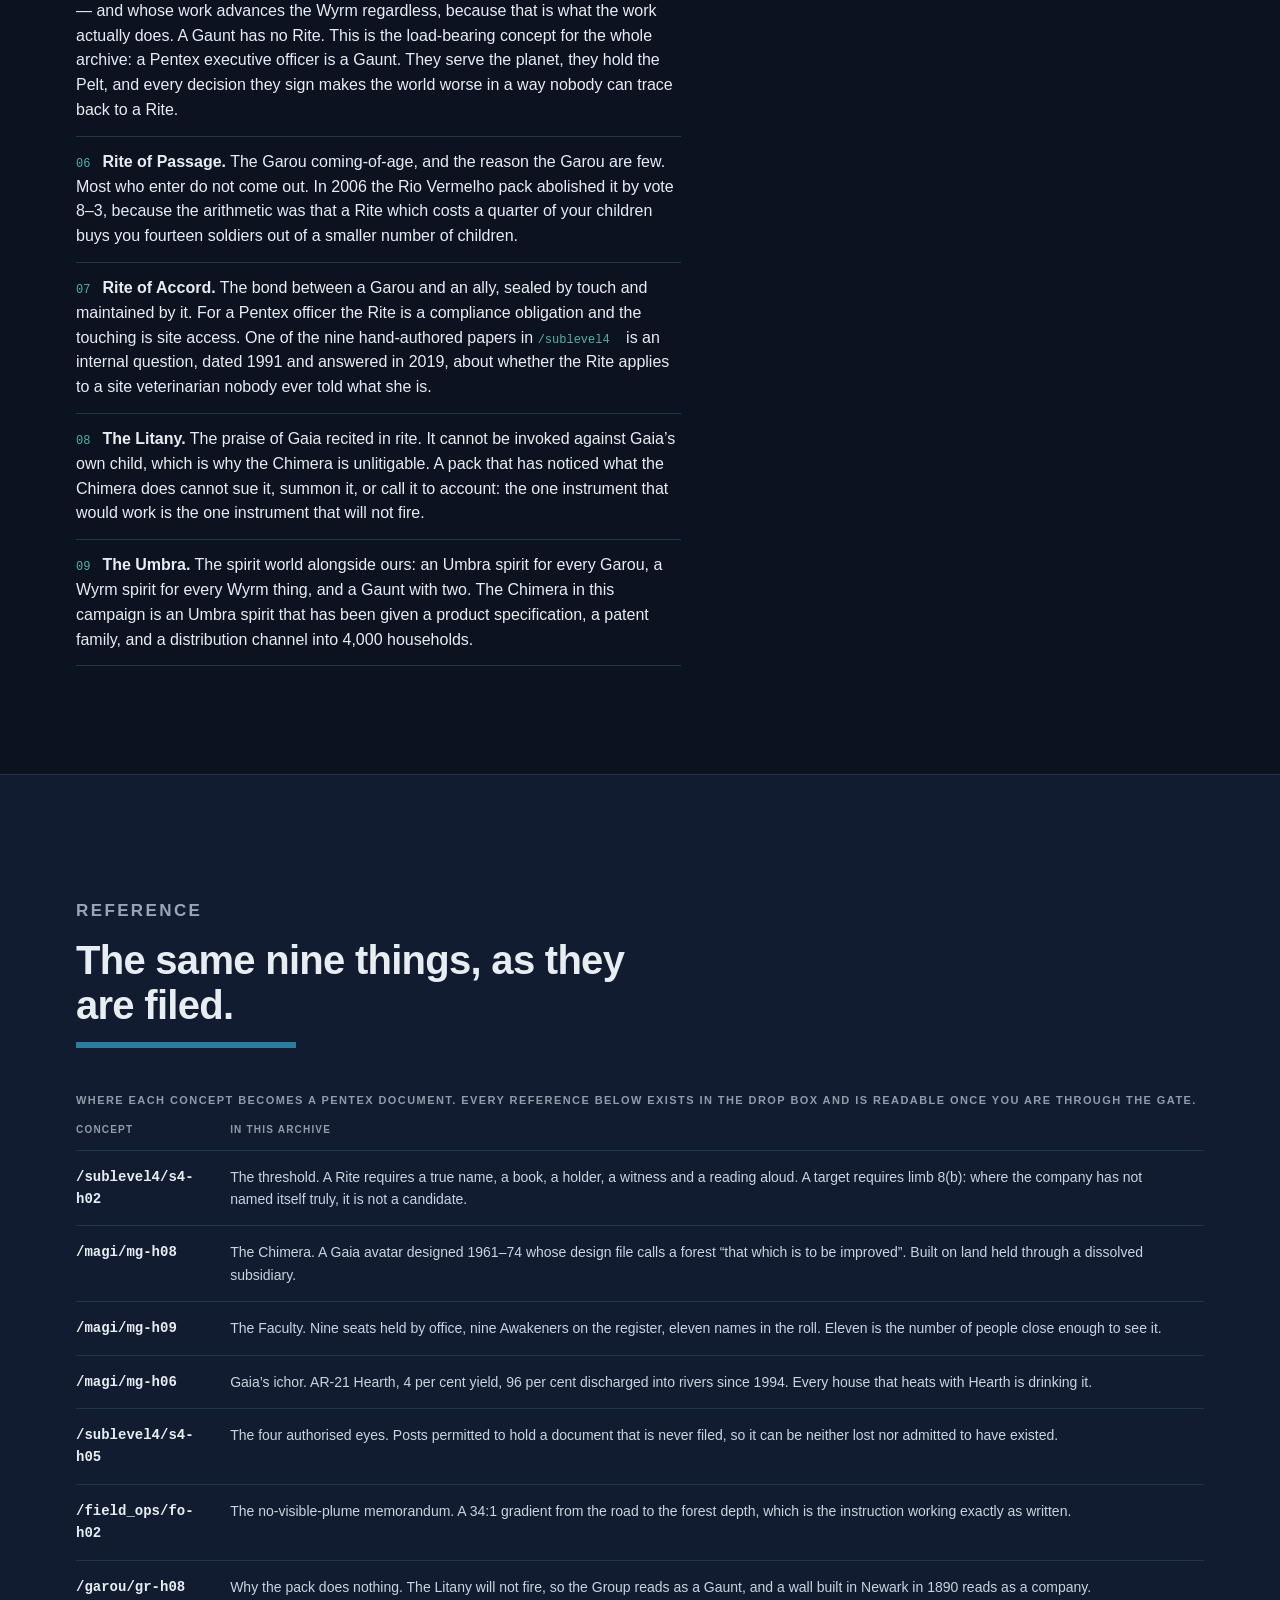
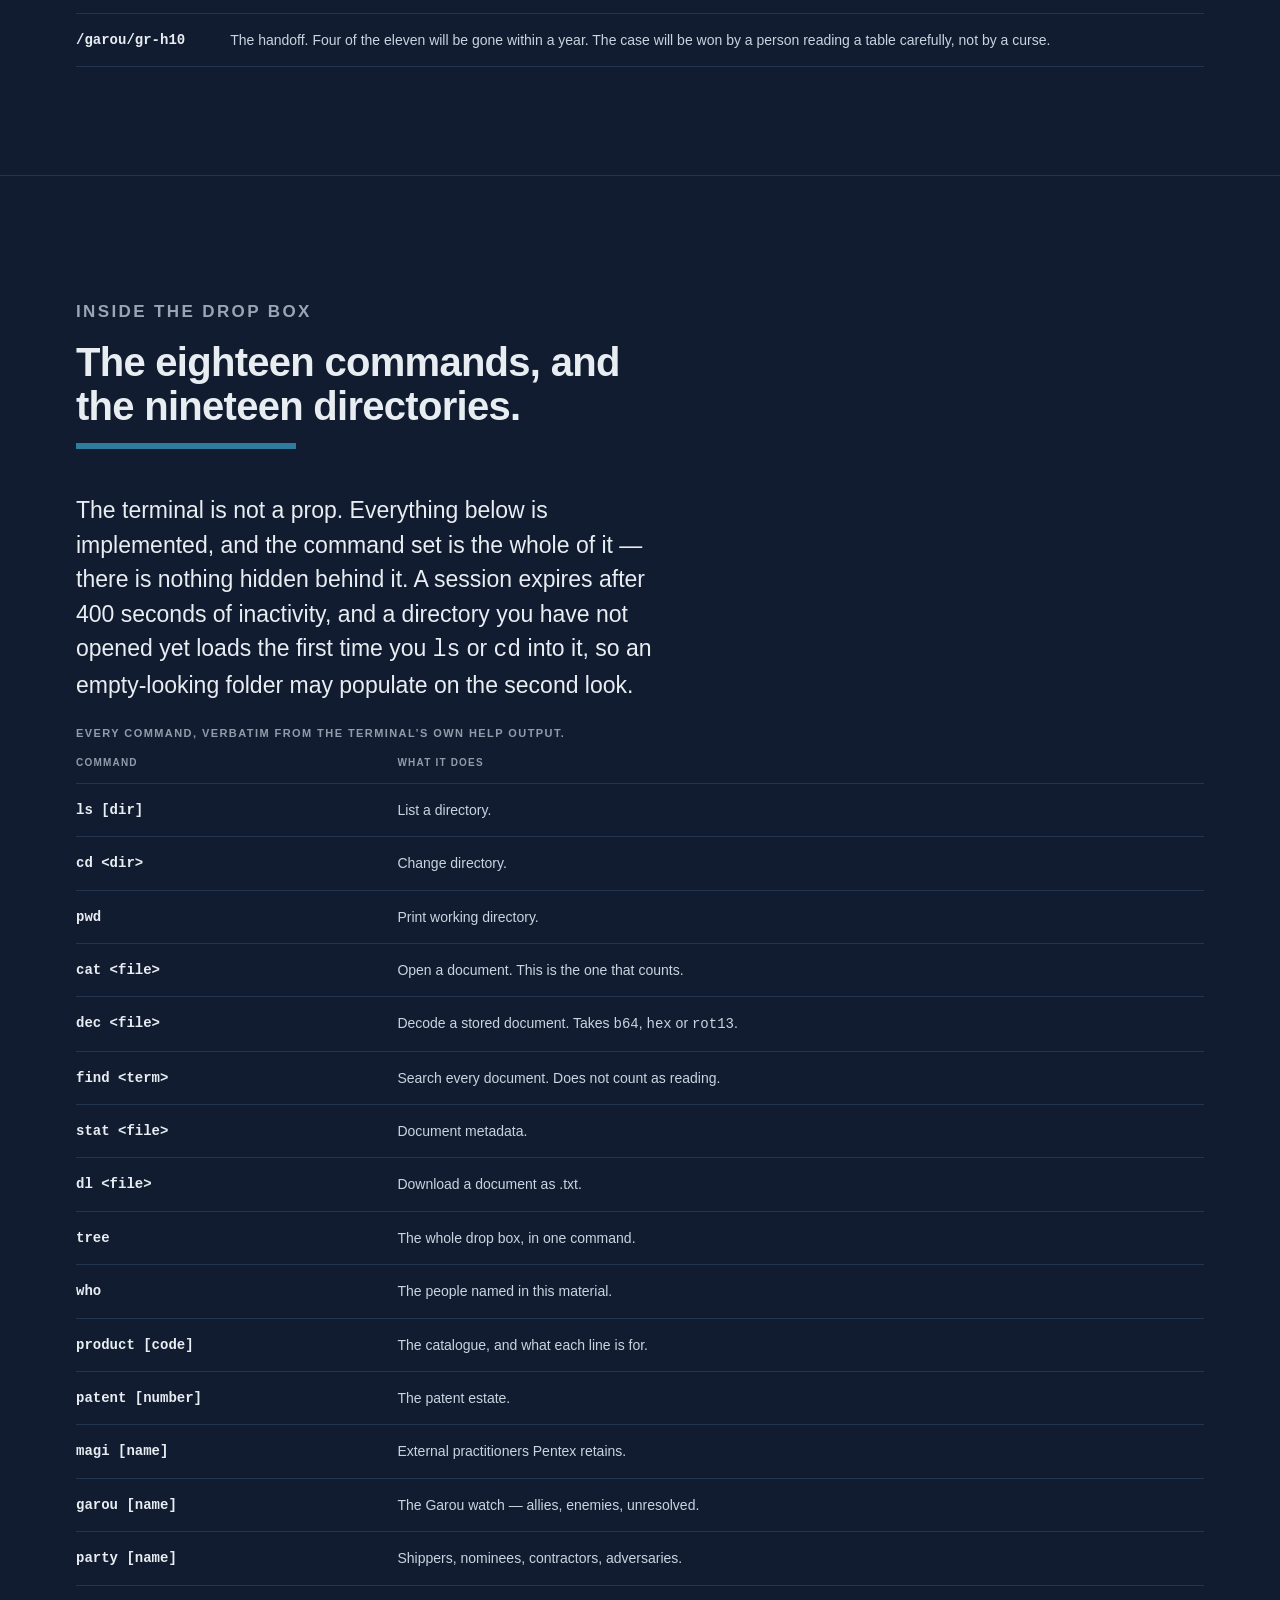
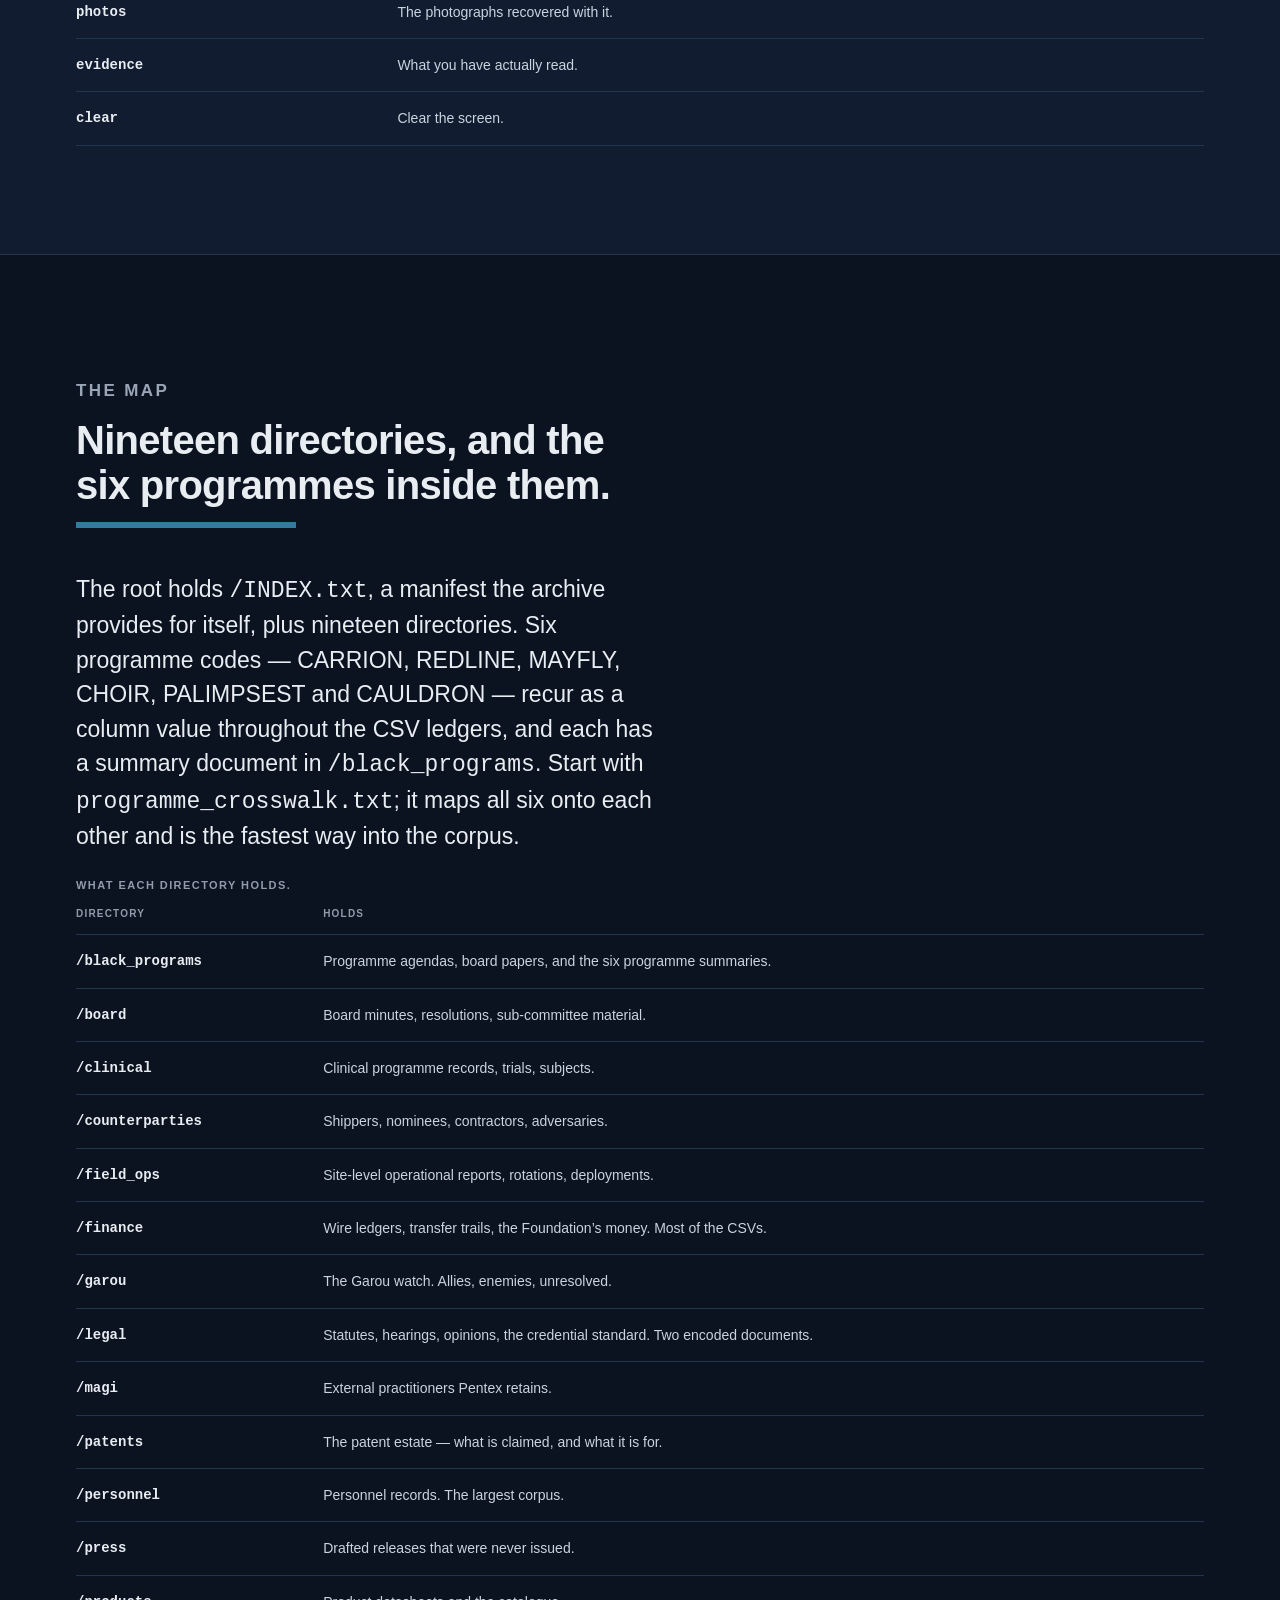
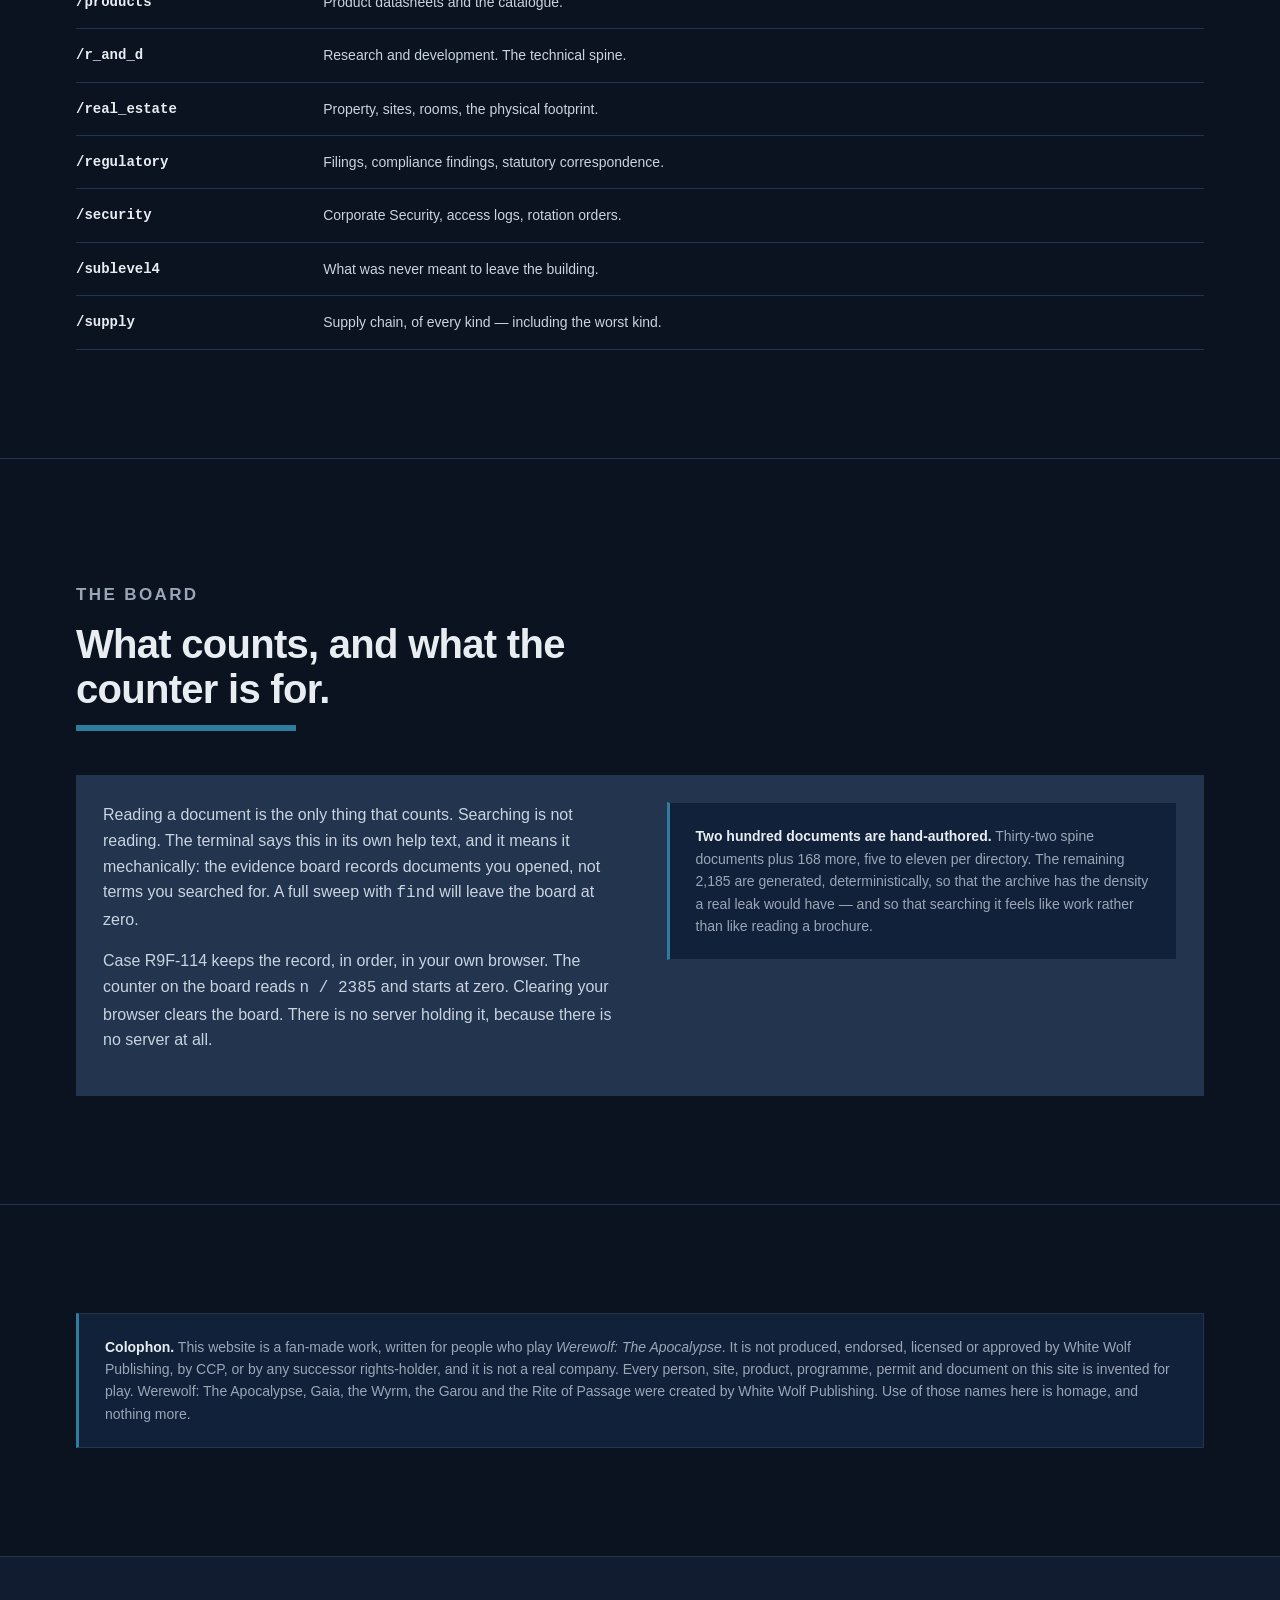
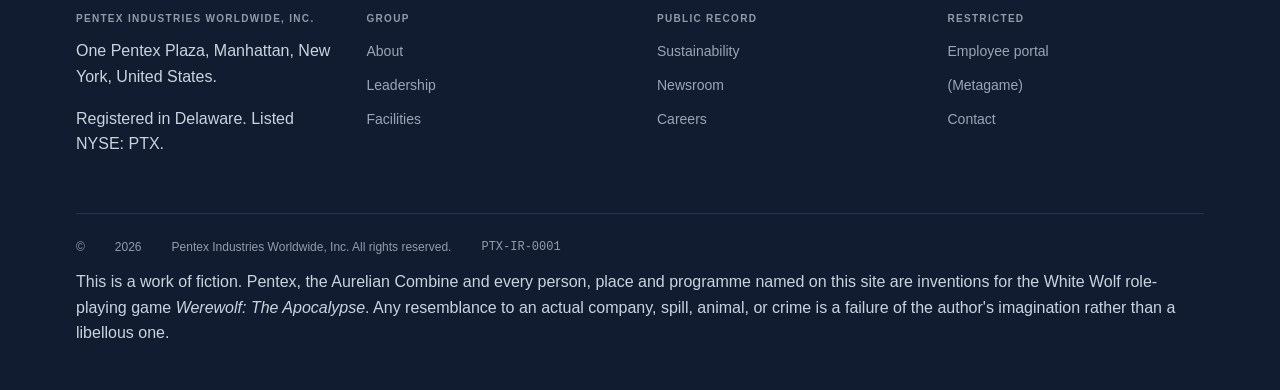
<file: metagame.html>
<!doctype html>
<html lang="en">
<head>
<meta charset="utf-8">
<meta name="viewport" content="width=device-width, initial-scale=1">
<title>(METAGAME) — how to read the archive, and the nine concepts</title>
<meta name="description" content="Out-of-character guide to the Pentex archive: the nine Werewolf: The Apocalypse concepts a Chronicle needs, where each one becomes a document, and how the site is put together as a game.">
<link rel="icon" href="assets/img/LogoPentex.webp" type="image/webp">
<link rel="stylesheet" href="assets/css/base.css">
<link rel="stylesheet" href="assets/css/corporate.css">
</head>
<body class="corp" data-page="metagame">
<a class="skip" href="#main">Skip to content</a>
<header class="masthead">
  <div class="shell masthead__in">
    <a class="brand" href="index.html">
      <img class="brand__mark" src="assets/img/LogoPentex.webp" width="150" height="30" alt="Pentex">
      <span class="brand__word">Industries Worldwide</span>
    </a>
    <button class="masthead__burger" type="button" aria-expanded="false" aria-controls="mastnav">
      <span class="u-hidden">Menu</span>
    </button>
    <nav class="masthead__nav" id="mastnav" aria-label="Primary">
      <a href="index.html">Group</a>
      <a href="about.html">About</a>
      <a href="leadership.html">Leadership</a>
      <a href="facilities.html">Facilities</a>
      <a href="sustainability.html">Sustainability</a>
      <a href="careers.html">Careers</a>
      <a href="newsroom.html">Newsroom</a>
      <a href="contact.html">Contact</a>
      <a class="masthead__cta" href="portal.html">Restricted</a>
      <a class="masthead__cta masthead__cta--meta" href="metagame.html">(METAGAME)</a>
    </nav>
  </div>
</header>
<main id="main">
  <section class="pagehead">
    <div class="shell">
      <p class="eyebrow">(Metagame)</p>
      <h1>How to read this, and what it is made of.</h1>
      <p>Everything on this page is out of character. It explains the cosmology, names the nine concepts the archive assumes, points at where each one becomes a document, and describes how the site itself works. Nothing here is corporate record, and nothing here is a secret: it is the reading guide, written openly on purpose.</p>
    </div>
  </section>

  <section class="section">
    <div class="shell">
      <div class="section__head">
        <p class="eyebrow">The shape of the thing</p>
        <h2>Three layers, in the order you meet them.</h2>
        <p class="rule-heavy"></p>
      </div>
      <div class="grid grid--3">
        <article class="card">
          <p class="card__k">Layer one</p>
          <h3>The public floor</h3>
          <p>Nine corporate pages: mission, leadership, facilities, sustainability, careers, newsroom, contact. They are deliberately plausible, because the plausibility is the mechanism. The credential is published here, in plain sight, in a table nobody was supposed to keep.</p>
        </article>
        <article class="card">
          <p class="card__k">Layer two</p>
          <h3>The gate</h3>
          <p>One form asking for an employee identifier and a passphrase. There is no lockout and no rate limit, because nothing is secret. Both halves of the credential are on layer one; the only test is whether you notice that they are there.</p>
        </article>
        <article class="card">
          <p class="card__k">Layer three</p>
          <h3>The drop box</h3>
          <p>A terminal holding 2,385 internal documents across 19 directories, plus a manifest at <span class="u-mono">/INDEX.txt</span>. Two hundred of those documents are hand-authored and carry the story; the rest exist so that searching feels like an archive.</p>
        </article>
      </div>
    </div>
  </section>

  <section class="section section--alt">
    <div class="shell">
      <div class="section__head">
        <p class="eyebrow">The credential</p>
        <h2>Both halves are published. That is the finding.</h2>
        <p class="rule-heavy"></p>
      </div>
      <div class="grid grid--2">
        <div>
          <p class="lede">The refusal message on a third failed attempt says it outright: <i>Credential rejected. Both halves of this credential were published. Neither half is secret; that is the finding.</i> You are not cracking anything. You are reading a company website the way it was meant to be read, and noticing what it says about itself.</p>
          <div class="strip">
            <b>Employee identifier.</b>
            <span>The certification and accountability directory on <a href="careers.html">Careers</a> lists staff with accountability room numbers. J. Venner sits in room 22-09, Regulatory Engineering. The portal asks for the badge identifier, so enter <span class="u-mono">j.venner</span>.</span>
          </div>
        </div>
        <div>
          <div class="strip strip--quiet">
            <b>Passphrase.</b>
            <span>The group publishes five values on <a href="about.html">About</a>. The second is <i>Measured Benefit</i>. The passphrase is that value with its first word lowercased: <span class="u-mono">measured</span>.</span>
          </div>
          <p class="u-mt">Inside the archive, once you are through, <span class="u-mono">/legal/credential_review_finding.txt</span> (reference <span class="u-mono">lg-h03</span>) formalises this as <i>Group Credential Standard CS-2004-11</i>, dated 2016-03-02, written by Group Information Security and reviewed by Group Legal. You do not build a verification standard for a small thing.</p>
        </div>
      </div>
    </div>
  </section>

  <section class="section">
    <div class="shell">
      <div class="section__head">
        <p class="eyebrow">Where this document sits</p>
        <h2>Nine concepts, and what they are called here.</h2>
        <p class="rule-heavy"></p>
      </div>
      <p class="lede">Pentex is not an invented company. It is an invented company inside a specific fictional cosmology, and the cosmology does most of the work. The nine concepts below are the ones a Chronicle needs in order to read the archive correctly.</p>
      <ol class="prose">
        <li><span class="u-mono">01</span><b>Lycanthropy.</b> The curse. A person born with the Pelt, able to shift into wolf or any other animal form, sworn to Gaia for the duration of an unbreakable obligation. The player character is a Garou. Pentex has no idea which of its people are Garou, which is the entire difference between the two organisations.</li>
        <li><span class="u-mono">02</span><b>Gaia.</b> The Great Mother: the spirit of the living Earth. Not a goddess with a personality, but the planet&#8217;s own tendency back toward balance. She is never written down and never voted on. In the public record she appears exactly twice — as the name of a Foundation programme, and as the 41&nbsp;per cent holding in the Institute that awards Pentex its own prize.</li>
        <li><span class="u-mono">03</span><b>The Wyrm.</b> The spirit of entropy, corruption, decay and appetite. It consumes; it does not want. Pentex&#8217;s five published values are, read the other way, a Wyrm&#8217;s-eye-view document. Value one, &#8220;Harmony with the Living World&#8221;, is the exact phrase a Wyrm uses for the thing it intends to eat.</li>
        <li><span class="u-mono">04</span><b>The Wyrm&#8217;s Brood.</b> The Wyrm&#8217;s ministers, shapeshifted into the shape that gets signatures. Analysts, lobbyists, actuaries. They are not pulp monsters; they are the most competent people in the room and they are on the right side of the argument. Pentex is modelled on the Brood: an apex predator with a legal department.</li>
        <li><span class="u-mono">05</span><b>The Gaunt.</b> A werewolf who has given up the Wyrm&#8217;s share and works for Gaia &#8212; and whose work advances the Wyrm regardless, because that is what the work actually does. A Gaunt has no Rite. This is the load-bearing concept for the whole archive: a Pentex executive officer is a Gaunt. They serve the planet, they hold the Pelt, and every decision they sign makes the world worse in a way nobody can trace back to a Rite.</li>
        <li><span class="u-mono">06</span><b>Rite of Passage.</b> The Garou coming-of-age, and the reason the Garou are few. Most who enter do not come out. In 2006 the Rio Vermelho pack abolished it by vote 8&#8211;3, because the arithmetic was that a Rite which costs a quarter of your children buys you fourteen soldiers out of a smaller number of children.</li>
        <li><span class="u-mono">07</span><b>Rite of Accord.</b> The bond between a Garou and an ally, sealed by touch and maintained by it. For a Pentex officer the Rite is a compliance obligation and the touching is site access. One of the nine hand-authored papers in <span class="u-mono">/sublevel4</span> is an internal question, dated 1991 and answered in 2019, about whether the Rite applies to a site veterinarian nobody ever told what she is.</li>
        <li><span class="u-mono">08</span><b>The Litany.</b> The praise of Gaia recited in rite. It cannot be invoked against Gaia&#8217;s own child, which is why the Chimera is unlitigable. A pack that has noticed what the Chimera does cannot sue it, summon it, or call it to account: the one instrument that would work is the one instrument that will not fire.</li>
        <li><span class="u-mono">09</span><b>The Umbra.</b> The spirit world alongside ours: an Umbra spirit for every Garou, a Wyrm spirit for every Wyrm thing, and a Gaunt with two. The Chimera in this campaign is an Umbra spirit that has been given a product specification, a patent family, and a distribution channel into 4,000 households.</li>
      </ol>
    </div>
  </section>

  <section class="section section--alt">
    <div class="shell">
      <div class="section__head">
        <p class="eyebrow">Reference</p>
        <h2>The same nine things, as they are filed.</h2>
        <p class="rule-heavy"></p>
      </div>
      <div class="dtable-wrap" tabindex="0">
      <table class="dtable">
        <caption>Where each concept becomes a Pentex document. Every reference below exists in the drop box and is readable once you are through the gate.</caption>
        <thead>
          <tr><th scope="col">Concept</th><th scope="col">In this archive</th></tr>
        </thead>
        <tbody>
          <tr><td class="u-mono">/sublevel4/s4-h02</td><td>The threshold. A Rite requires a true name, a book, a holder, a witness and a reading aloud. A target requires limb 8(b): where the company has not named itself truly, it is not a candidate.</td></tr>
          <tr><td class="u-mono">/magi/mg-h08</td><td>The Chimera. A Gaia avatar designed 1961&#8211;74 whose design file calls a forest &#8220;that which is to be improved&#8221;. Built on land held through a dissolved subsidiary.</td></tr>
          <tr><td class="u-mono">/magi/mg-h09</td><td>The Faculty. Nine seats held by office, nine Awakeners on the register, eleven names in the roll. Eleven is the number of people close enough to see it.</td></tr>
          <tr><td class="u-mono">/magi/mg-h06</td><td>Gaia&#8217;s ichor. AR-21 Hearth, 4&nbsp;per cent yield, 96&nbsp;per cent discharged into rivers since 1994. Every house that heats with Hearth is drinking it.</td></tr>
          <tr><td class="u-mono">/sublevel4/s4-h05</td><td>The four authorised eyes. Posts permitted to hold a document that is never filed, so it can be neither lost nor admitted to have existed.</td></tr>
          <tr><td class="u-mono">/field_ops/fo-h02</td><td>The no-visible-plume memorandum. A 34:1 gradient from the road to the forest depth, which is the instruction working exactly as written.</td></tr>
          <tr><td class="u-mono">/garou/gr-h08</td><td>Why the pack does nothing. The Litany will not fire, so the Group reads as a Gaunt, and a wall built in Newark in 1890 reads as a company.</td></tr>
          <tr><td class="u-mono">/garou/gr-h10</td><td>The handoff. Four of the eleven will be gone within a year. The case will be won by a person reading a table carefully, not by a curse.</td></tr>
        </tbody>
      </table>
      </div>
    </div>
  </section>

  <section class="section section--alt">
    <div class="shell">
      <div class="section__head">
        <p class="eyebrow">Inside the drop box</p>
        <h2>The eighteen commands, and the nineteen directories.</h2>
        <p class="rule-heavy"></p>
      </div>
      <p class="lede">The terminal is not a prop. Everything below is implemented, and the command set is the whole of it &#8212; there is nothing hidden behind it. A session expires after 400 seconds of inactivity, and a directory you have not opened yet loads the first time you <span class="u-mono">ls</span> or <span class="u-mono">cd</span> into it, so an empty-looking folder may populate on the second look.</p>
      <div class="dtable-wrap" tabindex="0">
      <table class="dtable">
        <caption>Every command, verbatim from the terminal&#8217;s own help output.</caption>
        <thead>
          <tr><th scope="col">Command</th><th scope="col">What it does</th></tr>
        </thead>
        <tbody>
          <tr><td class="u-mono">ls [dir]</td><td>List a directory.</td></tr>
          <tr><td class="u-mono">cd &lt;dir&gt;</td><td>Change directory.</td></tr>
          <tr><td class="u-mono">pwd</td><td>Print working directory.</td></tr>
          <tr><td class="u-mono">cat &lt;file&gt;</td><td>Open a document. This is the one that counts.</td></tr>
          <tr><td class="u-mono">dec &lt;file&gt;</td><td>Decode a stored document. Takes <span class="u-mono">b64</span>, <span class="u-mono">hex</span> or <span class="u-mono">rot13</span>.</td></tr>
          <tr><td class="u-mono">find &lt;term&gt;</td><td>Search every document. Does not count as reading.</td></tr>
          <tr><td class="u-mono">stat &lt;file&gt;</td><td>Document metadata.</td></tr>
          <tr><td class="u-mono">dl &lt;file&gt;</td><td>Download a document as .txt.</td></tr>
          <tr><td class="u-mono">tree</td><td>The whole drop box, in one command.</td></tr>
          <tr><td class="u-mono">who</td><td>The people named in this material.</td></tr>
          <tr><td class="u-mono">product [code]</td><td>The catalogue, and what each line is for.</td></tr>
          <tr><td class="u-mono">patent [number]</td><td>The patent estate.</td></tr>
          <tr><td class="u-mono">magi [name]</td><td>External practitioners Pentex retains.</td></tr>
          <tr><td class="u-mono">garou [name]</td><td>The Garou watch &#8212; allies, enemies, unresolved.</td></tr>
          <tr><td class="u-mono">party [name]</td><td>Shippers, nominees, contractors, adversaries.</td></tr>
          <tr><td class="u-mono">photos</td><td>The photographs recovered with it.</td></tr>
          <tr><td class="u-mono">evidence</td><td>What you have actually read.</td></tr>
          <tr><td class="u-mono">clear</td><td>Clear the screen.</td></tr>
        </tbody>
      </table>
      </div>
    </div>
  </section>

  <section class="section">
    <div class="shell">
      <div class="section__head">
        <p class="eyebrow">The map</p>
        <h2>Nineteen directories, and the six programmes inside them.</h2>
        <p class="rule-heavy"></p>
      </div>
      <p class="lede">The root holds <span class="u-mono">/INDEX.txt</span>, a manifest the archive provides for itself, plus nineteen directories. Six programme codes &#8212; CARRION, REDLINE, MAYFLY, CHOIR, PALIMPSEST and CAULDRON &#8212; recur as a column value throughout the CSV ledgers, and each has a summary document in <span class="u-mono">/black_programs</span>. Start with <span class="u-mono">programme_crosswalk.txt</span>; it maps all six onto each other and is the fastest way into the corpus.</p>
      <div class="dtable-wrap" tabindex="0">
      <table class="dtable">
        <caption>What each directory holds.</caption>
        <thead>
          <tr><th scope="col">Directory</th><th scope="col">Holds</th></tr>
        </thead>
        <tbody>
          <tr><td class="u-mono">/black_programs</td><td>Programme agendas, board papers, and the six programme summaries.</td></tr>
          <tr><td class="u-mono">/board</td><td>Board minutes, resolutions, sub-committee material.</td></tr>
          <tr><td class="u-mono">/clinical</td><td>Clinical programme records, trials, subjects.</td></tr>
          <tr><td class="u-mono">/counterparties</td><td>Shippers, nominees, contractors, adversaries.</td></tr>
          <tr><td class="u-mono">/field_ops</td><td>Site-level operational reports, rotations, deployments.</td></tr>
          <tr><td class="u-mono">/finance</td><td>Wire ledgers, transfer trails, the Foundation&#8217;s money. Most of the CSVs.</td></tr>
          <tr><td class="u-mono">/garou</td><td>The Garou watch. Allies, enemies, unresolved.</td></tr>
          <tr><td class="u-mono">/legal</td><td>Statutes, hearings, opinions, the credential standard. Two encoded documents.</td></tr>
          <tr><td class="u-mono">/magi</td><td>External practitioners Pentex retains.</td></tr>
          <tr><td class="u-mono">/patents</td><td>The patent estate &#8212; what is claimed, and what it is for.</td></tr>
          <tr><td class="u-mono">/personnel</td><td>Personnel records. The largest corpus.</td></tr>
          <tr><td class="u-mono">/press</td><td>Drafted releases that were never issued.</td></tr>
          <tr><td class="u-mono">/products</td><td>Product datasheets and the catalogue.</td></tr>
          <tr><td class="u-mono">/r_and_d</td><td>Research and development. The technical spine.</td></tr>
          <tr><td class="u-mono">/real_estate</td><td>Property, sites, rooms, the physical footprint.</td></tr>
          <tr><td class="u-mono">/regulatory</td><td>Filings, compliance findings, statutory correspondence.</td></tr>
          <tr><td class="u-mono">/security</td><td>Corporate Security, access logs, rotation orders.</td></tr>
          <tr><td class="u-mono">/sublevel4</td><td>What was never meant to leave the building.</td></tr>
          <tr><td class="u-mono">/supply</td><td>Supply chain, of every kind &#8212; including the worst kind.</td></tr>
        </tbody>
      </table>
      </div>
    </div>
  </section>

  <section class="section">
    <div class="shell">
      <div class="section__head">
        <p class="eyebrow">The board</p>
        <h2>What counts, and what the counter is for.</h2>
        <p class="rule-heavy"></p>
      </div>
      <div class="grid grid--2">
        <div>
          <p>Reading a document is the only thing that counts. Searching is not reading. The terminal says this in its own help text, and it means it mechanically: the evidence board records documents you opened, not terms you searched for. A full sweep with <span class="u-mono">find</span> will leave the board at zero.</p>
          <p>Case R9F-114 keeps the record, in order, in your own browser. The counter on the board reads <span class="u-mono">n / 2385</span> and starts at zero. Clearing your browser clears the board. There is no server holding it, because there is no server at all.</p>
        </div>
        <div>
          <div class="strip">
            <b>Two hundred documents are hand-authored.</b>
            <span>Thirty-two spine documents plus 168 more, five to eleven per directory. The remaining 2,185 are generated, deterministically, so that the archive has the density a real leak would have — and so that searching it feels like work rather than like reading a brochure.</span>
          </div>
        </div>
      </div>
    </div>
  </section>

  <section class="section">
    <div class="shell">
      <div class="strip">
        <b>Colophon.</b>
        <span>This website is a fan-made work, written for people who play <i>Werewolf: The Apocalypse</i>. It is not produced, endorsed, licensed or approved by White Wolf Publishing, by CCP, or by any successor rights-holder, and it is not a real company. Every person, site, product, programme, permit and document on this site is invented for play. Werewolf: The Apocalypse, Gaia, the Wyrm, the Garou and the Rite of Passage were created by White Wolf Publishing. Use of those names here is homage, and nothing more.</span>
      </div>
    </div>
  </section>
</main>
<footer class="foot">
  <div class="shell">
    <div class="foot__grid">
      <div>
        <h3>Pentex Industries Worldwide, Inc.</h3>
        <p>One Pentex Plaza, Manhattan, New York, United States.</p>
        <p>Registered in Delaware. Listed NYSE: PTX.</p>
      </div>
      <div>
        <h3>Group</h3>
        <ul>
          <li><a href="about.html">About</a></li>
          <li><a href="leadership.html">Leadership</a></li>
          <li><a href="facilities.html">Facilities</a></li>
        </ul>
      </div>
      <div>
        <h3>Public record</h3>
        <ul>
          <li><a href="sustainability.html">Sustainability</a></li>
          <li><a href="newsroom.html">Newsroom</a></li>
          <li><a href="careers.html">Careers</a></li>
        </ul>
      </div>
      <div>
        <h3>Restricted</h3>
        <ul>
          <li><a href="portal.html">Employee portal</a></li>
          <li><a href="metagame.html">(Metagame)</a></li>
          <li><a href="contact.html">Contact</a></li>
        </ul>
      </div>
    </div>
    <p class="foot__base">© <span data-year>2026</span> Pentex Industries Worldwide, Inc. All rights reserved. <span class="u-mono">PTX-IR-0001</span></p>
    <p class="foot__legal">This is a work of fiction. Pentex, the Aurelian Combine and every person, place and programme named on this site are inventions for the White Wolf role-playing game <cite>Werewolf: The Apocalypse</cite>. Any resemblance to an actual company, spill, animal, or crime is a failure of the author's imagination rather than a libellous one.</p>
  </div>
</footer>

</body>
</html>
</file>
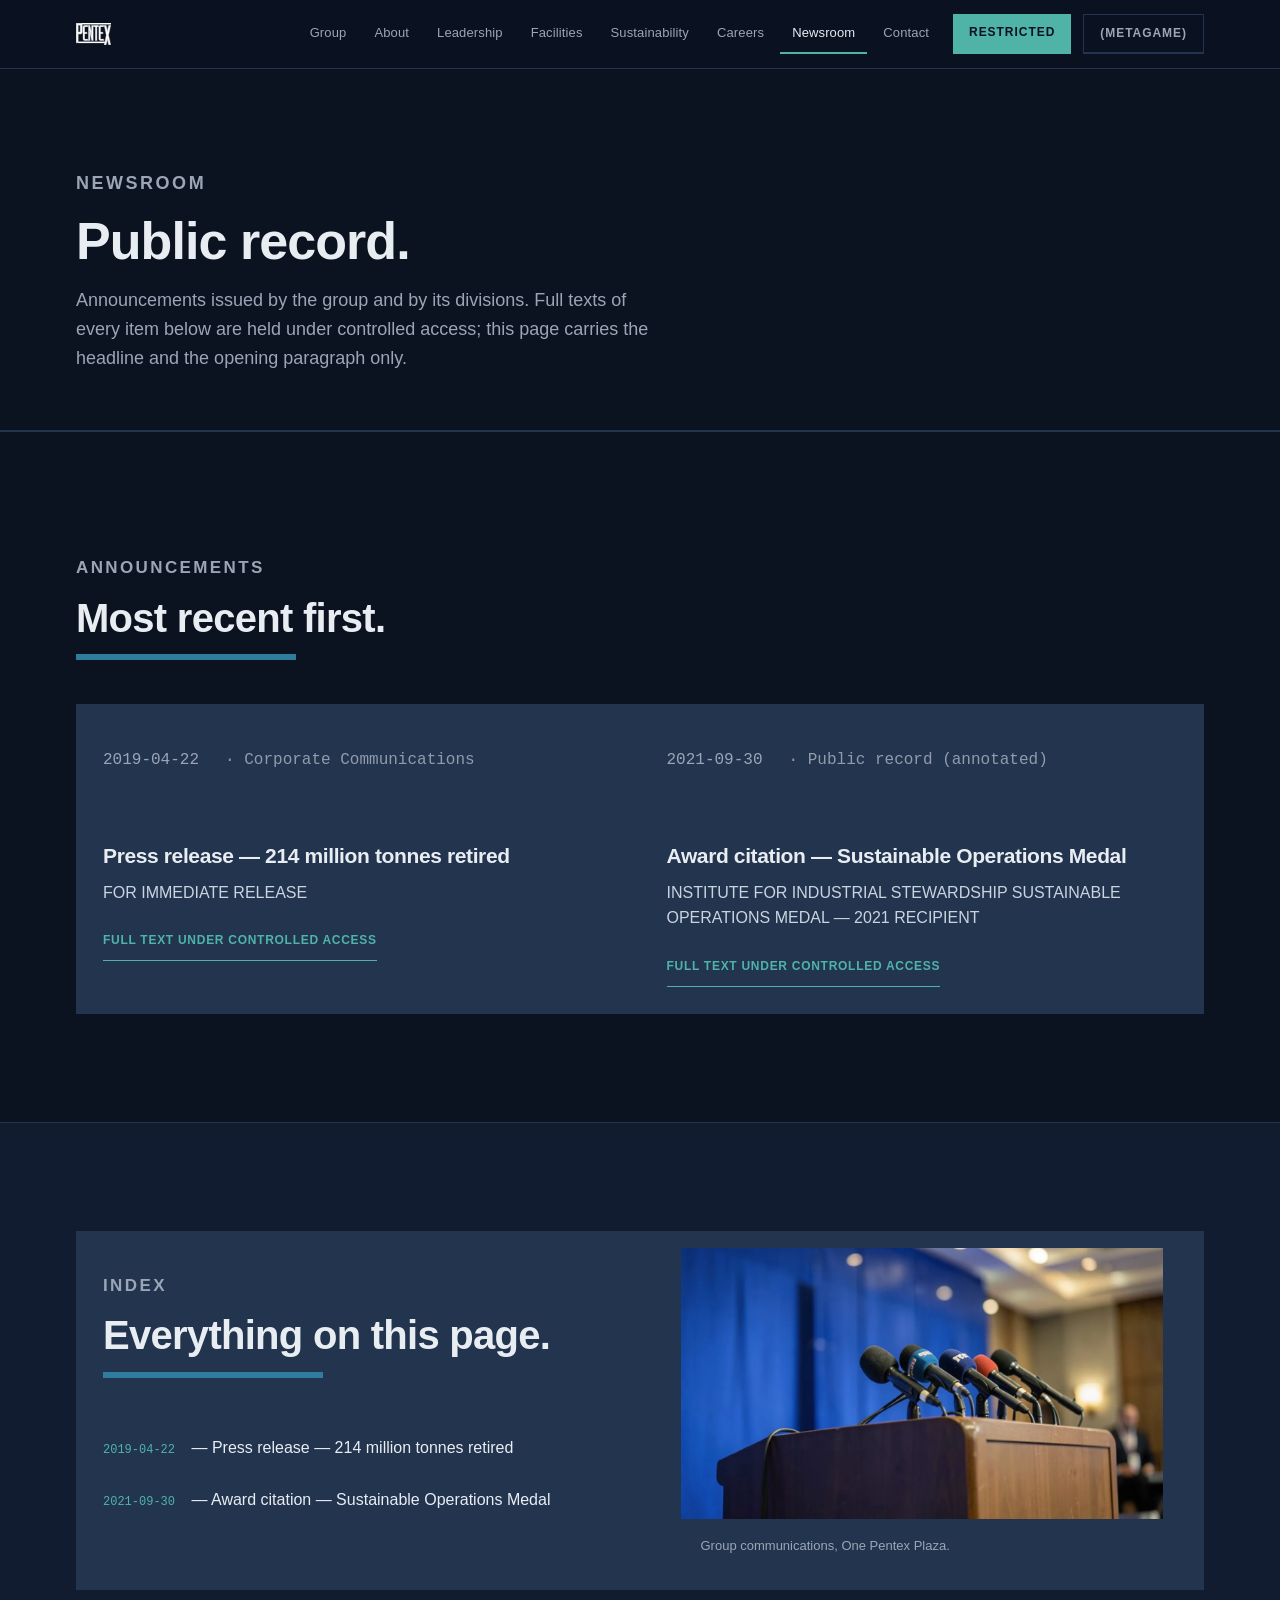
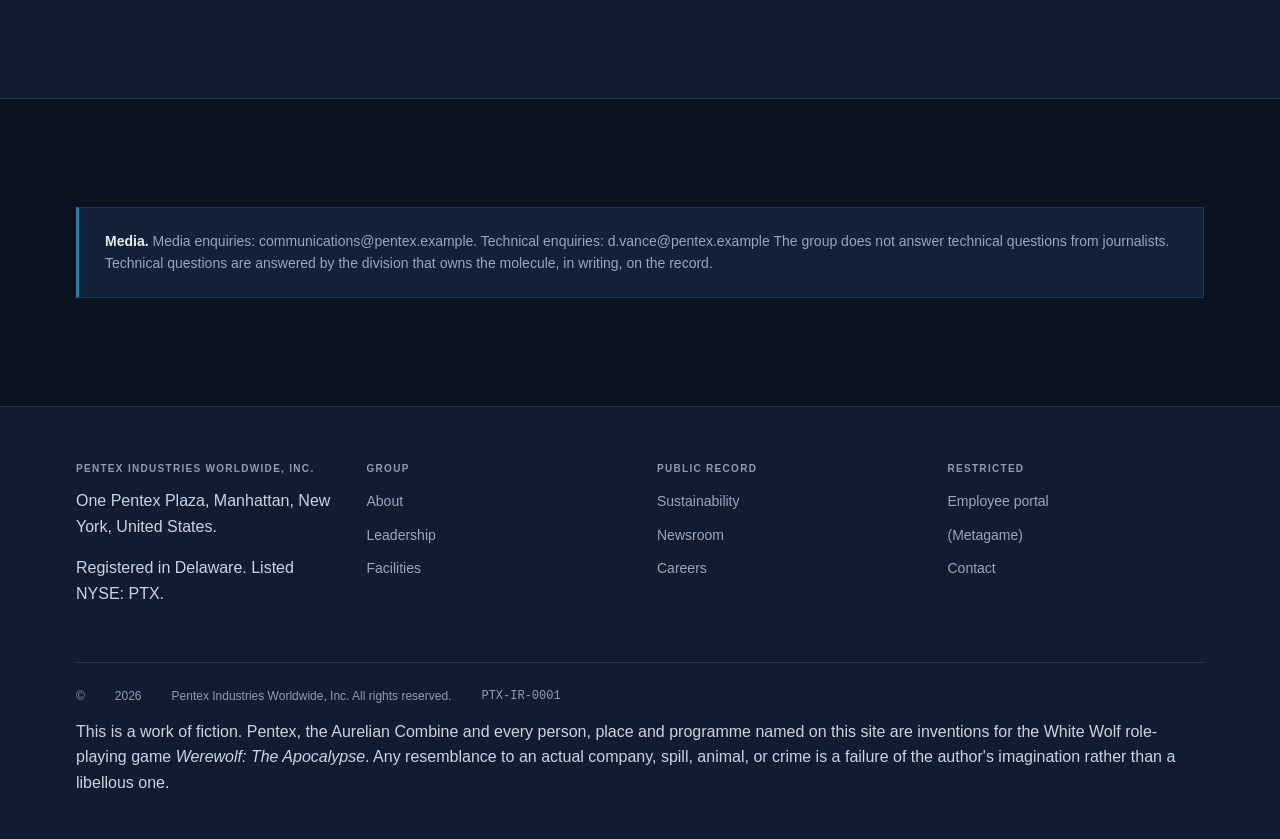
<file: newsroom.html>
<!doctype html>
<html lang="en">
<head>
<meta charset="utf-8">
<meta name="viewport" content="width=device-width, initial-scale=1">
<title>Newsroom — public record</title>
<meta name="description" content="Pentex Industries Worldwide announcements and public record: press releases, award citations and the media contact route.">
<link rel="icon" href="assets/img/LogoPentex.webp" type="image/webp">
<link rel="stylesheet" href="assets/css/base.css">
<link rel="stylesheet" href="assets/css/corporate.css">
</head>
<body class="corp" data-page="newsroom">
<a class="skip" href="#main">Skip to content</a>
<header class="masthead">
  <div class="shell masthead__in">
    <a class="brand" href="index.html">
      <img class="brand__mark" src="assets/img/LogoPentex.webp" width="150" height="30" alt="Pentex">
      <span class="brand__word">Industries Worldwide</span>
    </a>
    <button class="masthead__burger" type="button" aria-expanded="false" aria-controls="mastnav">
      <span class="u-hidden">Menu</span>
    </button>
    <nav class="masthead__nav" id="mastnav" aria-label="Primary">
      <a href="index.html">Group</a>
      <a href="about.html">About</a>
      <a href="leadership.html">Leadership</a>
      <a href="facilities.html">Facilities</a>
      <a href="sustainability.html">Sustainability</a>
      <a href="careers.html">Careers</a>
      <a href="newsroom.html" aria-current="page">Newsroom</a>
      <a href="contact.html">Contact</a>
      <a class="masthead__cta" href="portal.html">Restricted</a>
      <a class="masthead__cta masthead__cta--meta" href="metagame.html">(METAGAME)</a>
    </nav>
  </div>
</header>
<main id="main">
  <section class="pagehead">
    <div class="shell">
      <p class="eyebrow">Newsroom</p>
      <h1>Public record.</h1>
      <p>Announcements issued by the group and by its divisions. Full texts of every item below are held under controlled access; this page carries the headline and the opening paragraph only.</p>
    </div>
  </section>

  <section class="section">
    <div class="shell">
      <div class="section__head">
        <p class="eyebrow">Announcements</p>
        <h2>Most recent first.</h2>
        <p class="rule-heavy"></p>
      </div>
      <div class="grid grid--2" id="releases"></div>
    </div>
  </section>

  <section class="section section--alt">
    <div class="shell">
      <div class="grid grid--2">
        <div>
          <div class="section__head">
            <p class="eyebrow">Index</p>
            <h2>Everything on this page.</h2>
            <p class="rule-heavy"></p>
          </div>
          <ol class="prose" id="release-index"></ol>
        </div>
      <figure class="fig">
        <img src="assets/img/press-conference.webp" width="1280" height="720" loading="lazy" alt="A corporate press event seen from the back of the room, with a lit lectern and a bank of microphones.">
        <figcaption>Group communications, One Pentex Plaza.</figcaption>
      </figure>
      </div>
    </div>
  </section>

  <section class="section">
    <div class="shell">
      <div class="strip">
        <b>Media.</b> <span id="press-contact"></span> The group does not answer technical questions from journalists. Technical questions are answered by the division that owns the molecule, in writing, on the record.
      </div>
    </div>
  </section>
</main>
<footer class="foot">
  <div class="shell">
    <div class="foot__grid">
      <div>
        <h3>Pentex Industries Worldwide, Inc.</h3>
        <p>One Pentex Plaza, Manhattan, New York, United States.</p>
        <p>Registered in Delaware. Listed NYSE: PTX.</p>
      </div>
      <div>
        <h3>Group</h3>
        <ul>
          <li><a href="about.html">About</a></li>
          <li><a href="leadership.html">Leadership</a></li>
          <li><a href="facilities.html">Facilities</a></li>
        </ul>
      </div>
      <div>
        <h3>Public record</h3>
        <ul>
          <li><a href="sustainability.html">Sustainability</a></li>
          <li><a href="newsroom.html">Newsroom</a></li>
          <li><a href="careers.html">Careers</a></li>
        </ul>
      </div>
      <div>
        <h3>Restricted</h3>
        <ul>
          <li><a href="portal.html">Employee portal</a></li>
          <li><a href="metagame.html">(Metagame)</a></li>
          <li><a href="contact.html">Contact</a></li>
        </ul>
      </div>
    </div>
    <p class="foot__base">© <span data-year>2026</span> Pentex Industries Worldwide, Inc. All rights reserved. <span class="u-mono">PTX-IR-0001</span></p>
    <p class="foot__legal">This is a work of fiction. Pentex, the Aurelian Combine and every person, place and programme named on this site are inventions for the White Wolf role-playing game <cite>Werewolf: The Apocalypse</cite>. Any resemblance to an actual company, spill, animal, or crime is a failure of the author's imagination rather than a libellous one.</p>
  </div>
</footer>
<script src="assets/js/data.js"></script>
<script src="assets/js/lore.js"></script>
<script src="assets/js/site.js"></script>
</body>
</html>
</file>
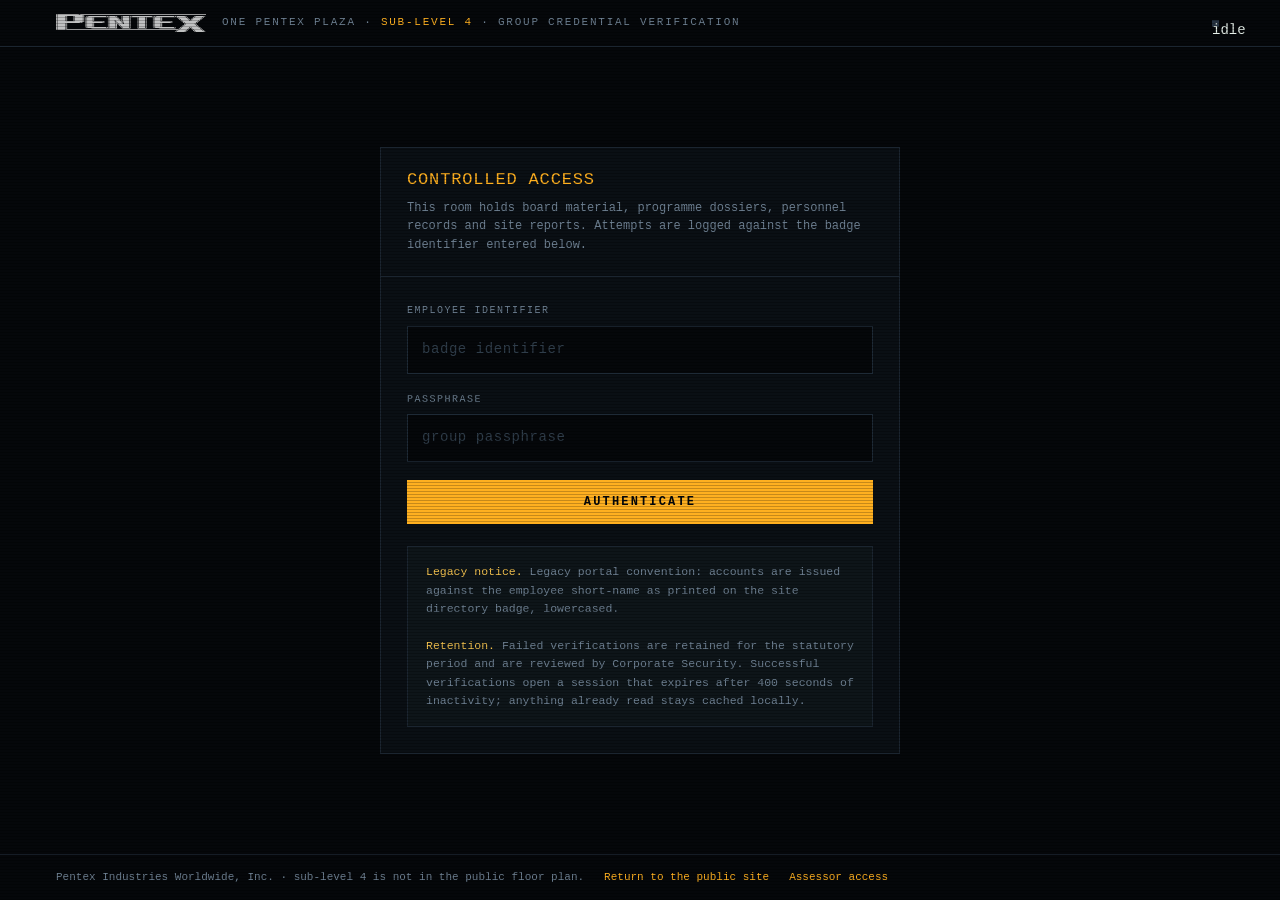
<file: portal.html>
<!doctype html>
<html lang="en">
<head>
<meta charset="utf-8">
<meta name="viewport" content="width=device-width, initial-scale=1">
<title>Pentex — sub-level 4 controlled access</title>
<meta name="description" content="Pentex group employee portal. Controlled access. Sub-level 4, One Pentex Plaza.">
<meta name="robots" content="noindex, nofollow">
<link rel="icon" href="assets/img/LogoPentex.webp" type="image/webp">
<link rel="stylesheet" href="assets/css/base.css">
<link rel="stylesheet" href="assets/css/breach.css">
</head>
<body class="breach" data-page="portal">
<a class="skip" href="#main">Skip to content</a>

<div class="gate">
  <div class="gate__bar">
    <img src="assets/img/LogoPentex.webp" width="150" height="18" alt="Pentex">
    <span class="gate__tag">One Pentex Plaza · <b>sub-level 4</b> · group credential verification</span>
    <span class="rig__spacer"></span>
    <span class="lamp lamp--dim" id="lamp">idle</span>
  </div>

  <div class="gate__body" id="main" role="main">
    <div class="gate__card">
      <div class="gate__head">
        <h1>Controlled access</h1>
        <p>This room holds board material, programme dossiers, personnel records and site reports. Attempts are logged against the badge identifier entered below.</p>
      </div>

      <form class="gate__form" id="gate-form" autocomplete="off" novalidate>
        <div class="field">
          <label for="f-user">Employee identifier</label>
          <input id="f-user" name="user" type="text" autocomplete="off" spellcheck="false" autocapitalize="none" placeholder="badge identifier">
        </div>
        <div class="field">
          <label for="f-pass">Passphrase</label>
          <input id="f-pass" name="pass" type="password" autocomplete="off" placeholder="group passphrase">
        </div>
        <button class="gate__submit" type="submit">Authenticate</button>
        <p class="gate__msg" id="gate-msg" role="status" aria-live="polite" data-on="0" data-kind="bad"></p>

        <div class="gate__note">
          <b>Legacy notice.</b> <span id="badge-policy"></span>
          <br><br>
          <b>Retention.</b> Failed verifications are retained for the statutory period and are reviewed by Corporate Security. Successful verifications open a session that expires after 400 seconds of inactivity; anything already read stays cached locally.
        </div>
      </form>
    </div>
  </div>

  <div class="gate__foot">
    <span>Pentex Industries Worldwide, Inc. · sub-level 4 is not in the public floor plan.</span>
    <a href="index.html">Return to the public site</a>
    <a href="contact.html">Assessor access</a>
  </div>
</div>

<script src="assets/js/data.js"></script>
<script src="assets/js/lore.js"></script>
<script src="assets/js/site.js"></script>
<script src="assets/js/auth.js"></script>
</body>
</html>
</file>
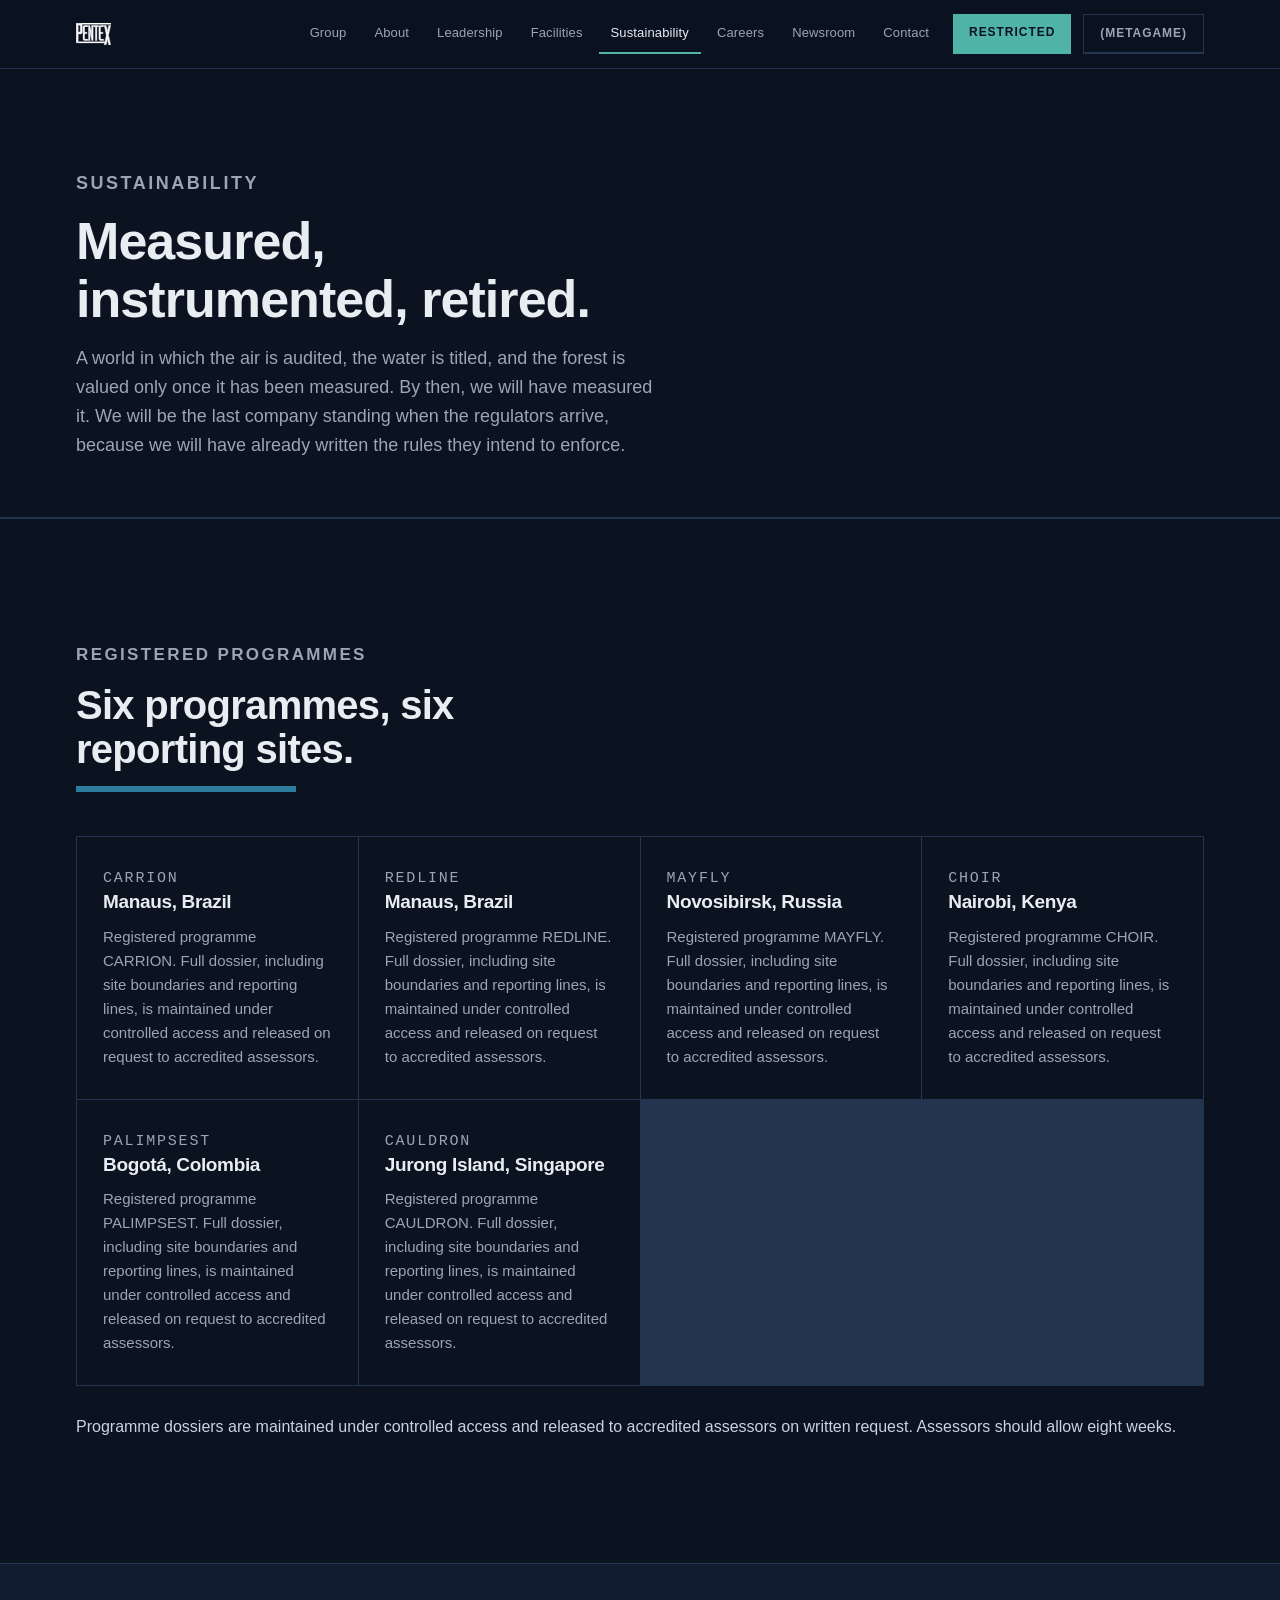
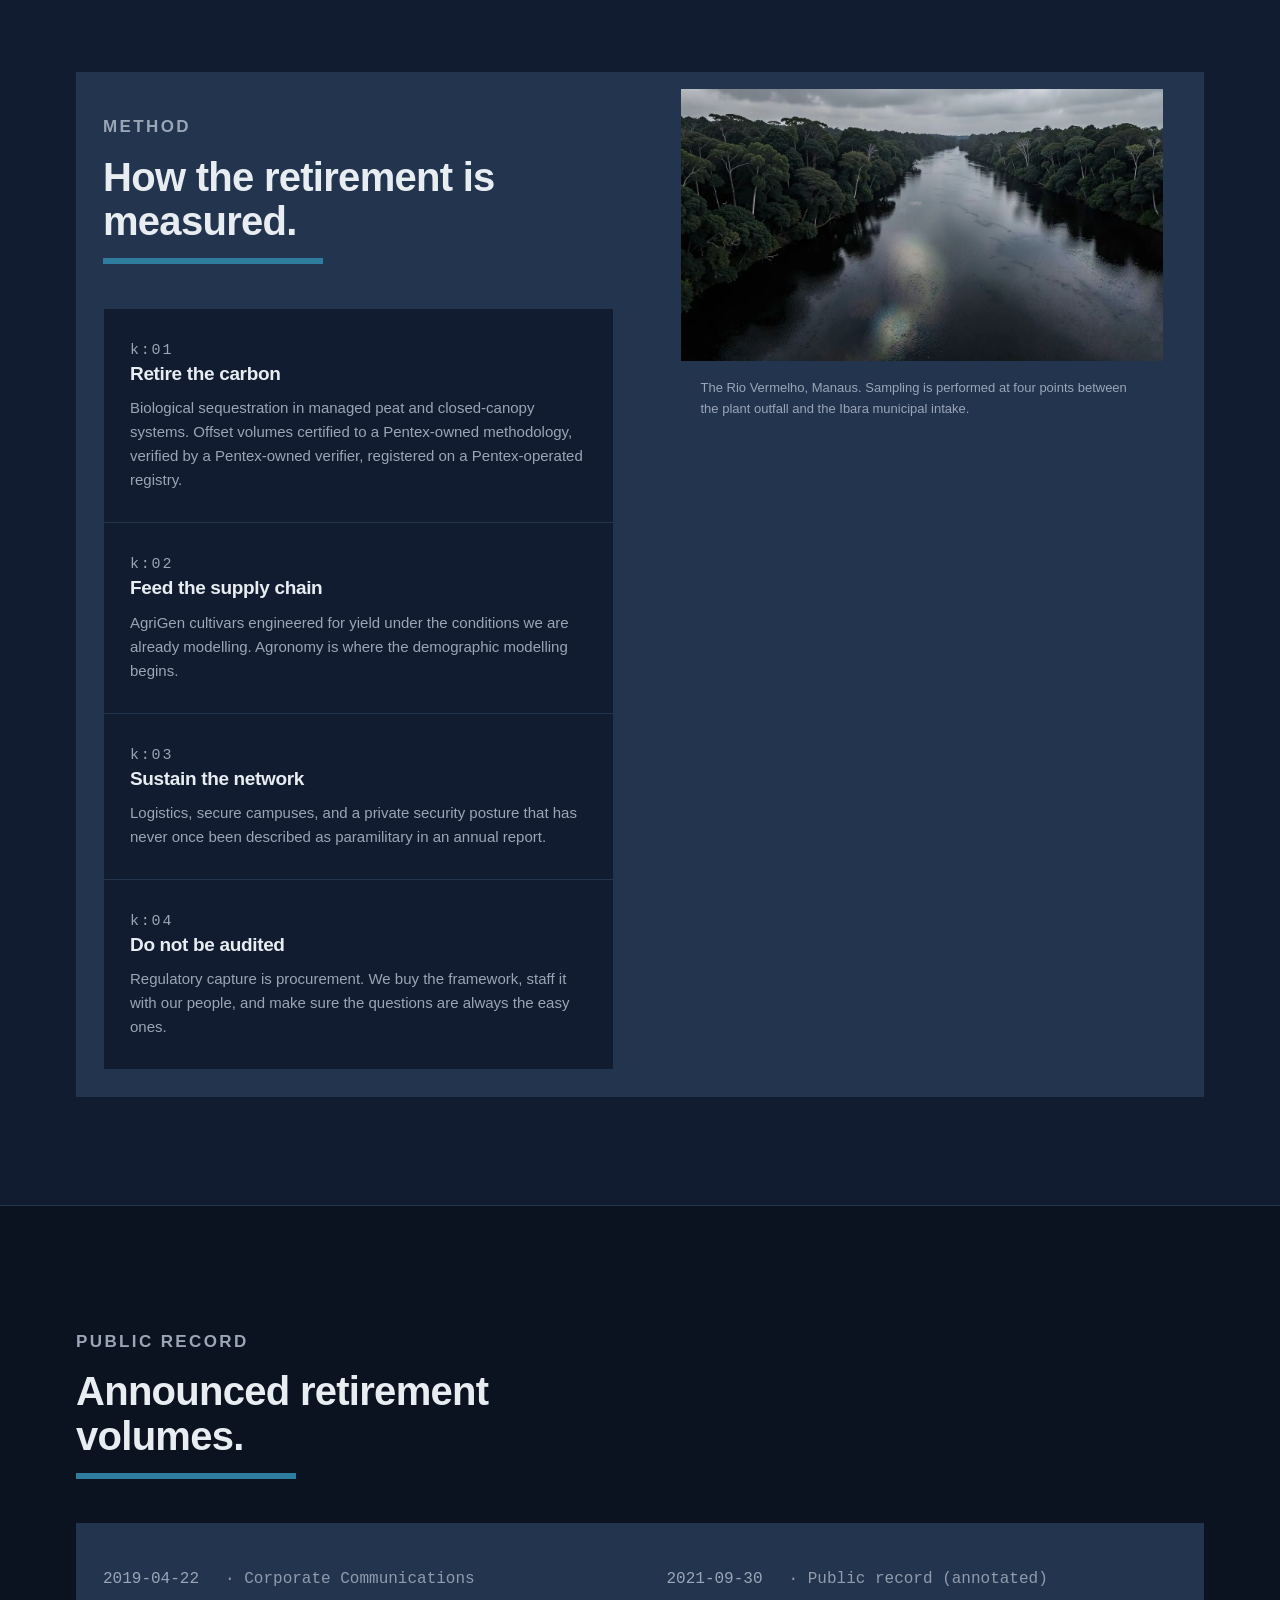
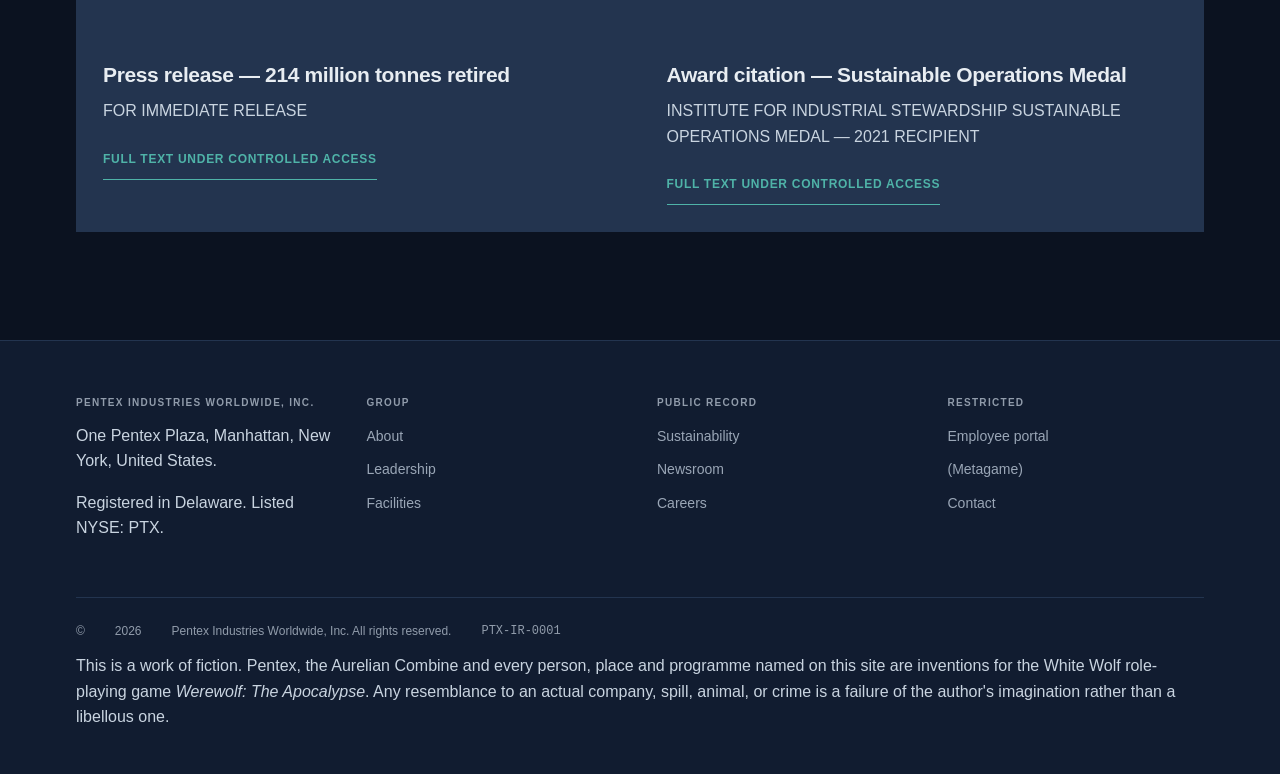
<file: sustainability.html>
<!doctype html>
<html lang="en">
<head>
<meta charset="utf-8">
<meta name="viewport" content="width=device-width, initial-scale=1">
<title>Sustainability — registered programmes and retired volume</title>
<meta name="description" content="Pentex registered environmental programmes, the group strategy for carbon retirement, and the public record of announced retirement volumes.">
<link rel="icon" href="assets/img/LogoPentex.webp" type="image/webp">
<link rel="stylesheet" href="assets/css/base.css">
<link rel="stylesheet" href="assets/css/corporate.css">
</head>
<body class="corp" data-page="sustainability">
<a class="skip" href="#main">Skip to content</a>
<header class="masthead">
  <div class="shell masthead__in">
    <a class="brand" href="index.html">
      <img class="brand__mark" src="assets/img/LogoPentex.webp" width="150" height="30" alt="Pentex">
      <span class="brand__word">Industries Worldwide</span>
    </a>
    <button class="masthead__burger" type="button" aria-expanded="false" aria-controls="mastnav">
      <span class="u-hidden">Menu</span>
    </button>
    <nav class="masthead__nav" id="mastnav" aria-label="Primary">
      <a href="index.html">Group</a>
      <a href="about.html">About</a>
      <a href="leadership.html">Leadership</a>
      <a href="facilities.html">Facilities</a>
      <a href="sustainability.html" aria-current="page">Sustainability</a>
      <a href="careers.html">Careers</a>
      <a href="newsroom.html">Newsroom</a>
      <a href="contact.html">Contact</a>
      <a class="masthead__cta" href="portal.html">Restricted</a>
      <a class="masthead__cta masthead__cta--meta" href="metagame.html">(METAGAME)</a>
    </nav>
  </div>
</header>
<main id="main">
  <section class="pagehead">
    <div class="shell">
      <p class="eyebrow">Sustainability</p>
      <h1>Measured, instrumented, retired.</h1>
      <p id="sustainability-lede"></p>
    </div>
  </section>

  <section class="section">
    <div class="shell">
      <div class="section__head">
        <p class="eyebrow">Registered programmes</p>
        <h2>Six programmes, six reporting sites.</h2>
        <p class="rule-heavy"></p>
      </div>
      <div class="grid grid--3" id="programmes"></div>
      <p class="u-mt">Programme dossiers are maintained under controlled access and released to accredited assessors on written request. Assessors should allow eight weeks.</p>
    </div>
  </section>

  <section class="section section--alt">
    <div class="shell">
      <div class="grid grid--2">
        <div>
          <div class="section__head">
            <p class="eyebrow">Method</p>
            <h2>How the retirement is measured.</h2>
            <p class="rule-heavy"></p>
          </div>
          <div class="grid grid--1" id="strategy"></div>
        </div>
      <figure class="fig">
        <img src="assets/img/amazon-river.webp" width="1280" height="720" loading="lazy" alt="A wide brown river winding through continuous rainforest, seen from a high bank at dawn.">
        <figcaption>The Rio Vermelho, Manaus. Sampling is performed at four points between the plant outfall and the Ibara municipal intake.</figcaption>
      </figure>
      </div>
    </div>
  </section>

  <section class="section">
    <div class="shell">
      <div class="section__head">
        <p class="eyebrow">Public record</p>
        <h2>Announced retirement volumes.</h2>
        <p class="rule-heavy"></p>
      </div>
      <div class="grid grid--2" id="releases"></div>
    </div>
  </section>
</main>
<footer class="foot">
  <div class="shell">
    <div class="foot__grid">
      <div>
        <h3>Pentex Industries Worldwide, Inc.</h3>
        <p>One Pentex Plaza, Manhattan, New York, United States.</p>
        <p>Registered in Delaware. Listed NYSE: PTX.</p>
      </div>
      <div>
        <h3>Group</h3>
        <ul>
          <li><a href="about.html">About</a></li>
          <li><a href="leadership.html">Leadership</a></li>
          <li><a href="facilities.html">Facilities</a></li>
        </ul>
      </div>
      <div>
        <h3>Public record</h3>
        <ul>
          <li><a href="sustainability.html">Sustainability</a></li>
          <li><a href="newsroom.html">Newsroom</a></li>
          <li><a href="careers.html">Careers</a></li>
        </ul>
      </div>
      <div>
        <h3>Restricted</h3>
        <ul>
          <li><a href="portal.html">Employee portal</a></li>
          <li><a href="metagame.html">(Metagame)</a></li>
          <li><a href="contact.html">Contact</a></li>
        </ul>
      </div>
    </div>
    <p class="foot__base">© <span data-year>2026</span> Pentex Industries Worldwide, Inc. All rights reserved. <span class="u-mono">PTX-IR-0001</span></p>
    <p class="foot__legal">This is a work of fiction. Pentex, the Aurelian Combine and every person, place and programme named on this site are inventions for the White Wolf role-playing game <cite>Werewolf: The Apocalypse</cite>. Any resemblance to an actual company, spill, animal, or crime is a failure of the author's imagination rather than a libellous one.</p>
  </div>
</footer>
<script src="assets/js/data.js"></script>
<script src="assets/js/lore.js"></script>
<script src="assets/js/site.js"></script>
</body>
</html>
</file>
<file: assets/css/base.css>
/* ==========================================================================
   PENTEX — base
   Tokens, reset, and the two type scales. Loaded by every page.
   The brand mark is a squared-off industrial grotesque with a hard
   horizontal rule, so the surface layer uses zero border-radius throughout.
   ========================================================================== */

:root {
  /* --- corporate surface --- */
  --ink: #0b1220;
  --ink-2: #111c30;
  --panel: #12213a;
  --panel-2: #16273f;
  --line: #23344f;
  --line-soft: #1a2740;
  --accent: #2e7c9e;
  --accent-2: #4fb3a8;
  --text: #c9d4e0;
  --text-hi: #e8edf2;
  --text-dim: #9aa6b6;
  --text-faint: #919cab;
  --paper: #f4f6f8;
  --paper-2: #e7ebef;

  /* --- breach layer --- */
  --void: #05070a;
  --void-2: #0a0f14;
  --void-3: #0e1519;
  --phosphor: #ffb020;
  --phosphor-dim: #a8720f;
  --alert: #ff6b35;
  --pale: #e6f0ea;
  --dead: #6e8092;
  --warn: #f2c14e;

  /* --- type --- */
  --sans: "Helvetica Neue", Helvetica, Arial, "Segoe UI", system-ui, sans-serif;
  --mono: ui-monospace, "SF Mono", "Cascadia Mono", Menlo, Consolas,
    "Liberation Mono", monospace;

  /* --- rhythm --- */
  --shell: 1240px;
  --gutter: clamp(20px, 5vw, 56px);
  --rule: 1px solid var(--line);
}

*,
*::before,
*::after {
  box-sizing: border-box;
}

html {
  -webkit-text-size-adjust: 100%;
  scroll-behavior: smooth;
}

body {
  margin: 0;
  font-family: var(--sans);
  font-size: 16px;
  line-height: 1.6;
  -webkit-font-smoothing: antialiased;
  text-rendering: optimizeLegibility;
}

img,
svg,
video {
  display: block;
  max-width: 100%;
  height: auto;
}

button,
input,
select,
textarea {
  font: inherit;
  color: inherit;
}

a {
  color: inherit;
}

h1,
h2,
h3,
h4 {
  margin: 0;
  font-weight: 700;
  line-height: 1.12;
  letter-spacing: -0.018em;
}

p {
  margin: 0 0 1em;
}

ul,
ol {
  margin: 0 0 1em;
  padding-left: 1.15em;
}

hr {
  border: 0;
  border-top: var(--rule);
  margin: 0;
}

code,
kbd,
samp {
  font-family: var(--mono);
  font-size: 0.9em;
}

:focus-visible {
  outline: 2px solid var(--accent-2);
  outline-offset: 2px;
}

::selection {
  background: var(--accent);
  color: #fff;
}

/* Small caps eyebrow used above every section title on the corporate layer. */
.eyebrow {
  font-size: 11px;
  font-weight: 700;
  letter-spacing: 0.14em;
  text-transform: uppercase;
  color: var(--accent);
  margin: 0 0 14px;
}

.eyebrow--onDark {
  color: var(--accent-2);
}

/* Screen-reader-only, used for skip links and live regions. */
.skip {
  position: absolute;
  left: -9999px;
  top: 0;
  z-index: 60;
  padding: 10px 16px;
  background: var(--accent);
  color: #fff;
  font-size: 13px;
  font-weight: 700;
}
.skip:focus {
  left: 0;
}

.u-hidden {
  position: absolute;
  width: 1px;
  height: 1px;
  padding: 0;
  margin: -1px;
  overflow: hidden;
  clip: rect(0 0 0 0);
  white-space: nowrap;
  border: 0;
}

.u-mono {
  font-family: var(--mono);
  font-variant-numeric: tabular-nums;
  /* break-word, not anywhere: `anywhere` feeds break opportunities into
     min-content sizing, so the browser will happily split a value one
     character per line rather than let it overflow. break-word only breaks a
     token that genuinely cannot fit on its own line. */
  overflow-wrap: break-word;
}

.u-note {
  margin-top: 14px;
  font-size: 14px;
  color: var(--text-dim);
  max-width: 62ch;
}

.u-nowrap {
  white-space: nowrap;
}

@media (prefers-reduced-motion: reduce) {
  html {
    scroll-behavior: auto;
  }
  *,
  *::before,
  *::after {
    animation-duration: 0.01ms !important;
    animation-iteration-count: 1 !important;
    transition-duration: 0.01ms !important;
  }
}
</file>
<file: assets/css/corporate.css>
/* ==========================================================================
   PENTEX — corporate layer
   The surface. Clean, cold, defensible. Everything here is what the company
   wants a regulator, a journalist or a prospective employee to see.
   ========================================================================== */

body.corp {
  background: var(--ink);
  color: var(--text);
}

/* --- chrome --------------------------------------------------------- */

.masthead {
  position: sticky;
  top: 0;
  z-index: 60;
  background: rgba(11, 18, 32, 0.94);
  backdrop-filter: blur(12px);
  border-bottom: var(--rule);
}

.masthead__in {
  max-width: var(--shell);
  margin: 0 auto;
  padding: 0 var(--gutter);
  height: 68px;
  display: flex;
  align-items: center;
  gap: 32px;
}

.brand {
  display: flex;
  align-items: center;
  gap: 12px;
  text-decoration: none;
  flex: 0 0 auto;
}

.brand__mark {
  height: 22px;
  width: auto;
  /* The source logo is black-on-white; invert it to sit on the dark chrome
     without carrying a white box around it. */
  filter: invert(1);
}

.brand__word {
  display: none;
}

.masthead__nav {
  margin-left: auto;
  display: flex;
  align-items: center;
  gap: 4px;
}

.masthead__nav a {
  display: block;
  padding: 9px 12px;
  font-size: 13px;
  font-weight: 500;
  letter-spacing: 0.01em;
  color: var(--text-dim);
  text-decoration: none;
  border-bottom: 2px solid transparent;
  transition: color 0.16s, border-color 0.16s;
}

.masthead__nav a:hover {
  color: var(--text-hi);
}

.masthead__nav a[aria-current="page"] {
  color: var(--text-hi);
  border-bottom-color: var(--accent-2);
}

.masthead__cta {
  margin-left: 8px;
  padding: 9px 16px !important;
  font-size: 12px !important;
  font-weight: 700 !important;
  letter-spacing: 0.08em !important;
  overflow-wrap: break-word;
  text-transform: uppercase;
  color: var(--ink) !important;
  background: var(--accent-2);
  border-bottom-color: var(--accent-2) !important;
}

.masthead__cta:hover {
  background: #63c4b8;
}

.masthead__burger {
  display: none;
  margin-left: auto;
  width: 42px;
  height: 38px;
  background: none;
  border: var(--rule);
  cursor: pointer;
  position: relative;
}

.masthead__burger span,
.masthead__burger span::before,
.masthead__burger span::after {
  position: absolute;
  left: 11px;
  width: 20px;
  height: 2px;
  background: var(--text-hi);
}

.masthead__burger span {
  top: 18px;
}
.masthead__burger span::before,
.masthead__burger span::after {
  left: 0;
  content: "";
}
.masthead__burger span::before {
  top: -6px;
}
.masthead__burger span::after {
  top: 6px;
}

/* The nav row is a fixed 905px — ten items plus two outlined buttons — and it
   does not shrink. Between 941px and about 1038px it therefore pushed the whole
   document sideways instead of collapsing, because the burger used to appear
   only at 940px. The breakpoint now sits above the width the row actually
   needs, so the collapsed menu takes over before the row can overflow. */
@media (max-width: 1100px) {
  .masthead__burger {
    display: block;
  }
  .masthead__nav {
    display: none;
    position: absolute;
    top: 68px;
    left: 0;
    right: 0;
    flex-direction: column;
    align-items: stretch;
    gap: 0;
    background: var(--ink-2);
    border-bottom: var(--rule);
    padding: 8px var(--gutter) 16px;
  }
  .masthead__nav[data-open="true"] {
    display: flex;
  }
  .masthead__nav a {
    padding: 12px 0;
    border-bottom: var(--rule);
  }
}

/* --- layout --------------------------------------------------------- */

.shell {
  max-width: var(--shell);
  margin: 0 auto;
  padding: 0 var(--gutter);
}

.section {
  padding: clamp(56px, 9vw, 108px) 0;
  border-top: var(--rule);
}

.section--tight {
  padding: clamp(40px, 6vw, 68px) 0;
}

.section--alt {
  background: var(--ink-2);
}

.section__head {
  max-width: 62ch;
  margin-bottom: 44px;
}

.section__head h2 {
  font-size: clamp(26px, 3.6vw, 40px);
  color: var(--text-hi);
}

.section__head p {
  margin-top: 14px;
  font-size: 17px;
  color: var(--text-dim);
}

.lede {
  font-size: clamp(18px, 2.1vw, 23px);
  line-height: 1.5;
  color: var(--text-hi);
  max-width: 46ch;
}

.prose {
  max-width: 68ch;
}

.prose p {
  font-size: 17px;
}

.rule-heavy {
  height: 6px;
  background: var(--accent);
  width: 220px;
  border: 0;
  margin: 22px 0;
}

/* --- buttons -------------------------------------------------------- */

.btn {
  display: inline-flex;
  align-items: center;
  gap: 10px;
  padding: 14px 24px;
  font-size: 12px;
  font-weight: 700;
  letter-spacing: 0.1em;
  text-transform: uppercase;
  text-decoration: none;
  border: 1px solid transparent;
  cursor: pointer;
  transition: background 0.16s, border-color 0.16s, color 0.16s;
}

.btn--solid {
  background: var(--accent-2);
  color: var(--ink);
}
.btn--solid:hover {
  background: #63c4b8;
}

.btn--ghost {
  border-color: var(--line);
  color: var(--text-hi);
  background: transparent;
}
.btn--ghost:hover {
  border-color: var(--accent);
  color: var(--text-hi);
}

.btn--quiet {
  padding: 10px 0;
  color: var(--accent-2);
  border: 0;
  border-bottom: 1px solid currentColor;
  letter-spacing: 0.06em;
}
.btn--quiet:hover {
  color: var(--pale);
}

/* --- hero ----------------------------------------------------------- */

.hero {
  position: relative;
  min-height: min(760px, 88vh);
  display: flex;
  align-items: flex-end;
  overflow: hidden;
  border-bottom: var(--rule);
}

.hero__bg {
  position: absolute;
  inset: 0;
  z-index: 0;
}

.hero__bg img {
  width: 100%;
  height: 100%;
  object-fit: cover;
  opacity: 0.34;
}

/* A cold gradient keeps the headline legible over any photograph and pushes
   the image behind the type rather than beside it. */
.hero__bg::after {
  content: "";
  position: absolute;
  inset: 0;
  background: linear-gradient(
    100deg,
    rgba(11, 18, 32, 0.96) 0%,
    rgba(11, 18, 32, 0.82) 42%,
    rgba(11, 18, 32, 0.35) 100%
  );
}

.hero__in {
  position: relative;
  z-index: 1;
  width: 100%;
  max-width: var(--shell);
  margin: 0 auto;
  padding: 80px var(--gutter);
}

.hero h1 {
  font-size: clamp(38px, 6.4vw, 76px);
  font-weight: 800;
  color: #fff;
  letter-spacing: -0.028em;
  max-width: 16ch;
}

.hero__sub {
  margin-top: 22px;
  max-width: 52ch;
  font-size: clamp(16px, 1.7vw, 19px);
  color: var(--text);
}

.hero__actions {
  margin-top: 36px;
  display: flex;
  flex-wrap: wrap;
  gap: 12px;
}

.hero__ticker {
  position: relative;
  z-index: 1;
  border-top: var(--rule);
  background: rgba(5, 7, 10, 0.55);
}

.ticker__in {
  max-width: var(--shell);
  margin: 0 auto;
  padding: 0 var(--gutter);
  display: flex;
  flex-wrap: wrap;
  gap: 0;
}

.ticker__in div {
  padding: 16px 30px 16px 0;
  margin-right: 30px;
  border-right: var(--rule);
}

.ticker__in div:last-child {
  border-right: 0;
}

.ticker__k {
  display: block;
  font-size: 22px;
  font-weight: 700;
  color: var(--text-hi);
  letter-spacing: -0.02em;
}

.ticker__v {
  display: block;
  font-size: 10px;
  font-weight: 700;
  letter-spacing: 0.13em;
  text-transform: uppercase;
  color: var(--text-faint);
  margin-top: 3px;
}

/* --- figure / media blocks ------------------------------------------ */

.fig {
  border: var(--rule);
  background: var(--panel);
}

.fig img {
  width: 100%;
  aspect-ratio: 16 / 9;
  object-fit: cover;
}

.fig figcaption {
  padding: 16px 20px;
  font-size: 13px;
  color: var(--text-dim);
  border-top: var(--rule);
}

.fig figcaption b {
  color: var(--text-hi);
  font-weight: 600;
}

/* --- cards ---------------------------------------------------------- */

.grid {
  display: grid;
  gap: 1px;
  background: var(--line);
  border: var(--rule);
}

.grid--2 {
  grid-template-columns: repeat(auto-fit, minmax(320px, 1fr));
}

.grid--3 {
  grid-template-columns: repeat(auto-fit, minmax(280px, 1fr));
}

.grid--4 {
  grid-template-columns: repeat(auto-fit, minmax(230px, 1fr));
}

/* A grid draws its own border and 1px cell rules, so every child inherits a
   visible box. A bare <div>, <ol> or <p> child therefore used to sit flush
   against that border with its first character on the rule. Anything that is
   not a .card gets the card's inset here instead, which is what makes a cell
   read as a box rather than as a stripe. .fig opts out: its image should reach
   the cell edge, and the grid already supplies the frame. */
.grid > :not(.card):not(.fig) {
  padding: 26px;
}

.grid > .fig {
  padding: 0;
  border: 0;
  background: none;
}

/* The metagame tab sits beside Restricted in the masthead but is not an access
   door — it is documentation, so it reads as a quiet outline rather than a
   filled button. Both colours have to be marked important because
   .masthead__cta sets them that way, and an unmarked override simply loses the
   cascade and leaves dark ink on a transparent background. */
.masthead__cta--meta {
  color: var(--text-dim) !important;
  background: none;
  border: 1px solid var(--line);
  border-bottom-color: var(--line) !important;
}

.masthead__cta--meta:hover,
.masthead__cta--meta:focus-visible {
  color: var(--text-hi) !important;
  background: none;
  border-color: var(--accent-2);
  border-bottom-color: var(--accent-2) !important;
}

/* Grid and flex items default to min-width:auto, so a single unbreakable
   token — a badge like r.ferreira.sampaio@pentex.example — widens the track
   past its share and prints over the card border. min-width:0 lets the track
   hold its declared size and overflow-wrap breaks the token inside it. */
.grid > *,
.person > * {
  min-width: 0;
}

.card,
.deflist dd,
.person__note,
.dtable td {
  overflow-wrap: break-word;
}

.card {
  background: var(--ink);
  padding: 30px 26px;
}

.section--alt .card {
  background: var(--ink-2);
}

.card__k {
  font-family: var(--mono);
  font-size: 11px;
  letter-spacing: 0.12em;
  color: var(--accent);
  margin-bottom: 14px;
}

.card h2,
.card h3 {
  font-size: 19px;
  color: var(--text-hi);
  margin-bottom: 12px;
}

.card p {
  font-size: 15px;
  color: var(--text-dim);
  margin: 0;
}

/* --- data table ----------------------------------------------------- */

/* A wide table scrolls inside its own box instead of pushing the whole page
   sideways. The certification directory is six columns and the site register
   five; on a 390px viewport they overrun the fold by 291px and 60px without
   this. tabindex is what lets a keyboard user reach the scrollbar — see the
   matching wrapper in tools/build_pages.mjs. */
.dtable-wrap {
  overflow-x: auto;
  -webkit-overflow-scrolling: touch;
}

.dtable {
  width: 100%;
  border-collapse: collapse;
  font-size: 14px;
}

.dtable caption {
  text-align: left;
  font-size: 11px;
  font-weight: 700;
  letter-spacing: 0.13em;
  text-transform: uppercase;
  color: var(--text-faint);
  padding-bottom: 12px;
}

.dtable th {
  text-align: left;
  font-size: 10px;
  font-weight: 700;
  letter-spacing: 0.12em;
  text-transform: uppercase;
  color: var(--text-faint);
  padding: 0 16px 12px 0;
  border-bottom: var(--rule);
  white-space: nowrap;
}

.dtable td {
  padding: 15px 16px 15px 0;
  border-bottom: var(--rule);
  vertical-align: top;
  color: var(--text);
}

.dtable td:first-child {
  color: var(--text-hi);
  font-weight: 600;
}

.dtable tbody tr:hover td {
  background: var(--panel);
}

.dtable .mono {
  font-family: var(--mono);
  font-size: 13px;
  color: var(--text-dim);
}

/* --- definition rows, used for people and sites ---------------------- */

.deflist {
  display: grid;
  /* Proportional label column, not a 160px minimum. These labels are short
     uppercase words — SINCE, ROOM, BADGE, SITE — and a fixed minimum ate the
     value column in a 230px card, which broke the values one character per
     line. minmax(0, 1fr) lets the value shrink and wrap rather than push the
     track past the card. */
  grid-template-columns: minmax(64px, 34%) minmax(0, 1fr);
  gap: 0;
}

.deflist dt {
  font-size: 10px;
  font-weight: 700;
  letter-spacing: 0.12em;
  text-transform: uppercase;
  color: var(--text-faint);
  padding: 12px 16px 12px 0;
  border-bottom: var(--rule);
  /* "FOUNDING COMBINE" at 0.12em tracking overruns the proportional label
     column by a few pixels around 768px. */
  overflow-wrap: break-word;
}

.deflist dd {
  margin: 0;
  padding: 12px 0;
  border-bottom: var(--rule);
  font-size: 14px;
}

.deflist dd .mono {
  font-family: var(--mono);
  font-size: 13px;
  overflow-wrap: break-word;
}

@media (max-width: 620px) {
  .deflist {
    grid-template-columns: 1fr;
  }
  .deflist dt {
    border-bottom: 0;
    padding-bottom: 0;
  }
  .deflist dd {
    padding-top: 4px;
  }
}

/* --- list of people -------------------------------------------------- */

/* The row padding comes from .card. This rule sets the row's own grid shape
   only — declaring `padding` here would be shorthand that zeroes the card's
   horizontal inset and put the name back on the border, because .person is
   declared after .card and wins on source order. */
.person {
  display: grid;
  grid-template-columns: 96px minmax(0, 1fr);
  gap: 22px;
  border-bottom: var(--rule);
}

/* personCard emits four children — id, role, deflist, note — into a two-column
   grid, so the deflist would auto-place into the 96px name column. Its label
   column then floors at 160px and the value column is left at zero, which is
   how the badge and room numbers came to print outside their card. Both wide
   rows span the full width instead: name beside role, then the value rows
   beneath, which is what the markup is describing. */
.person > .deflist,
.person > .person__note {
  grid-column: 1 / -1;
}

.person__id {
  font-family: var(--mono);
  font-size: 11px;
  color: var(--accent);
  letter-spacing: 0.04em;
}

.person__id b {
  display: block;
  font-size: 19px;
  font-weight: 700;
  color: var(--text-hi);
  margin-top: 6px;
  letter-spacing: 0;
}

.person h3 {
  font-size: 20px;
  color: var(--text-hi);
}

.person__role {
  font-size: 14px;
  color: var(--accent-2);
  margin: 4px 0 12px;
}

.person__note {
  font-size: 15px;
  color: var(--text-dim);
  max-width: 62ch;
}

/* A badge is one unbroken token in a 96px/1fr track. Without an explicit break
   opportunity the mono run is laid out at full width and pushes past the card
   edge; break-word lets it wrap between characters only when it must. */
.person__note .u-mono {
  overflow-wrap: break-word;
  word-break: break-word;
}

/* --- footer ---------------------------------------------------------- */

.foot {
  border-top: var(--rule);
  background: var(--ink-2);
  padding: 56px 0 28px;
}

.foot__grid {
  display: grid;
  grid-template-columns: repeat(auto-fit, minmax(180px, 1fr));
  gap: 34px;
  padding-bottom: 40px;
  border-bottom: var(--rule);
}

.foot h3 {
  font-size: 10px;
  font-weight: 700;
  letter-spacing: 0.13em;
  text-transform: uppercase;
  color: var(--text-faint);
  margin-bottom: 14px;
}

.foot ul {
  list-style: none;
  padding: 0;
  margin: 0;
}

.foot li {
  margin-bottom: 8px;
}

.foot a {
  font-size: 14px;
  color: var(--text-dim);
  text-decoration: none;
}

.foot a:hover {
  color: var(--accent-2);
}

.foot__base {
  padding-top: 24px;
  display: flex;
  flex-wrap: wrap;
  gap: 12px 30px;
  align-items: center;
  font-size: 12px;
  color: var(--text-faint);
}

.foot__base a {
  font-size: 12px;
}

.foot__legal {
  margin-left: auto;
}

/* --- press release styling ------------------------------------------- */

.release {
  max-width: 76ch;
}

.release__meta {
  display: flex;
  flex-wrap: wrap;
  gap: 8px 26px;
  padding: 16px 0;
  margin-bottom: 30px;
  border-top: var(--rule);
  border-bottom: var(--rule);
  font-family: var(--mono);
  font-size: 12px;
  color: var(--text-faint);
}

.release__meta b {
  color: var(--text-dim);
  font-weight: 400;
}

.release h3 {
  font-size: 21px;
  color: var(--text-hi);
  margin: 30px 0 12px;
  padding-top: 22px;
  border-top: var(--rule);
}

.release p {
  font-size: 16px;
}

/* --- callout / warning strip ----------------------------------------- */

.strip {
  border: 1px solid var(--line);
  border-left: 3px solid var(--accent);
  background: var(--panel);
  padding: 22px 26px;
  font-size: 14px;
  color: var(--text-dim);
}

.strip b {
  color: var(--text-hi);
}

.strip--quiet {
  border-left-color: var(--text-faint);
}

/* --- breadcrumb ------------------------------------------------------ */

.crumb {
  padding: 20px 0;
  font-family: var(--mono);
  font-size: 12px;
  color: var(--text-faint);
}

.crumb a {
  color: var(--accent-2);
  text-decoration: none;
}

.crumb a:hover {
  text-decoration: underline;
}

.crumb span {
  padding: 0 8px;
  color: var(--line);
}

/* --- page head (interior pages) -------------------------------------- */

.pagehead {
  padding: clamp(46px, 7vw, 84px) 0 40px;
  border-bottom: var(--rule);
}

.pagehead h1 {
  font-size: clamp(30px, 4.6vw, 52px);
  color: var(--text-hi);
  max-width: 20ch;
}

.pagehead p {
  margin-top: 16px;
  font-size: 18px;
  color: var(--text-dim);
  max-width: 58ch;
}
/* The numbered lists on this site are written as `<ol class="prose">` — the ol
   *is* the prose container, it does not sit inside one. Every rule below is
   written as `.prose ol`, which only matches a list nested inside a prose div,
   so none of it ever applied: the lists kept their native markers, lost the row
   rules, and printed a browser number next to the manual one ("1. 01"). Each
   selector is doubled here to match the ol itself as well. */
ol.prose,
.prose ol {
  list-style: none;
  margin: 0;
  padding: 0;
}
ol.prose > li,
.prose ol > li {
  padding: 13px 0;
  border-top: 1px solid var(--line);
  font-size: 16px;
  line-height: 1.55;
  color: var(--text-hi);
}
ol.prose > li:last-child,
.prose ol > li:last-child {
  border-bottom: 1px solid var(--line);
}
ol.prose > li .u-mono,
.prose ol > li .u-mono {
  color: var(--accent-2);
  font-size: 12px;
  margin-right: 12px;
}
.u-mt {
  margin-top: 28px;
}
</file>
<file: assets/css/breach.css>
/* ==========================================================================
   PENTEX — breach layer
   The drop box. Amber phosphor, not matrix green: the same firm, a different
   room. Deliberately colder typography than the corporate layer — no
   headline scale, no whitespace budget, everything monospace.
   ========================================================================== */

body.breach {
  background: var(--void);
  color: var(--pale);
  font-family: var(--mono);
  font-size: 14px;
  line-height: 1.55;
}

/* Faint scanlines over the whole document. Painted once, never animated. */
body.breach::before {
  content: "";
  position: fixed;
  inset: 0;
  z-index: 400;
  pointer-events: none;
  background: repeating-linear-gradient(
    to bottom,
    rgba(0, 0, 0, 0) 0 2px,
    rgba(0, 0, 0, 0.22) 2px 3px
  );
}

body.breach a {
  color: var(--phosphor);
}

/* The skip link is white on the accent fill, which clears 4.5:1. The generic
   breach link colour above wins on specificity and would drop it to phosphor
   on teal — a 2.6:1 pairing on the one affordance that exists so a keyboard
   user can bypass the nav. */
body.breach a.skip {
  color: #fff;
}

::selection {
  background: var(--phosphor);
  color: var(--void);
}

/* --- login ---------------------------------------------------------- */

.gate {
  min-height: 100vh;
  display: grid;
  grid-template-rows: auto 1fr auto;
}

.gate__bar {
  border-bottom: 1px solid #1b2530;
  padding: 14px var(--gutter);
  display: flex;
  align-items: center;
  gap: 16px;
  flex-wrap: wrap;
}

.gate__bar img {
  height: 18px;
  filter: invert(1) opacity(0.75);
}

.gate__tag {
  font-size: 11px;
  letter-spacing: 0.16em;
  text-transform: uppercase;
  color: var(--dead);
}

.gate__tag b {
  color: var(--phosphor);
  font-weight: 400;
}

.gate__body {
  display: grid;
  place-items: center;
  padding: 40px var(--gutter);
}

.gate__card {
  width: min(520px, 100%);
  border: 1px solid #1b2530;
  background: var(--void-2);
}

.gate__head {
  padding: 22px 26px;
  border-bottom: 1px solid #1b2530;
}

.gate__head h1 {
  font-size: 17px;
  font-weight: 400;
  letter-spacing: 0.05em;
  color: var(--phosphor);
  text-transform: uppercase;
}

.gate__head p {
  margin: 10px 0 0;
  font-size: 12px;
  color: var(--dead);
}

.gate__form {
  padding: 26px;
}

.field {
  margin-bottom: 18px;
}

.field label {
  display: block;
  font-size: 10px;
  letter-spacing: 0.15em;
  text-transform: uppercase;
  color: var(--dead);
  margin-bottom: 7px;
}

.field input {
  width: 100%;
  padding: 12px 14px;
  background: var(--void);
  border: 1px solid #1e2a36;
  color: var(--pale);
  font-family: var(--mono);
  font-size: 14px;
  letter-spacing: 0.04em;
}

.field input:focus {
  outline: none;
  border-color: var(--phosphor-dim);
  box-shadow: inset 0 0 0 1px var(--phosphor-dim);
}

.field input::placeholder {
  color: #2f3d4a;
}

.gate__submit {
  width: 100%;
  padding: 13px;
  background: var(--phosphor);
  color: var(--void);
  border: 0;
  font-family: var(--mono);
  font-size: 12px;
  font-weight: 700;
  letter-spacing: 0.18em;
  text-transform: uppercase;
  cursor: pointer;
}

.gate__submit:hover {
  background: #ffc24d;
}

.gate__note {
  margin-top: 22px;
  padding: 16px 18px;
  border: 1px solid #1b2530;
  background: var(--void-3);
  font-size: 11.5px;
  line-height: 1.6;
  color: var(--dead);
}

.gate__note b {
  color: var(--warn);
  font-weight: 400;
}

.gate__msg {
  margin-top: 16px;
  padding: 11px 14px;
  font-size: 12px;
  display: none;
}

.gate__msg[data-on="1"] {
  display: block;
}

.gate__msg[data-kind="bad"] {
  border-left: 3px solid var(--alert);
  background: rgba(255, 107, 53, 0.09);
  color: #ffb59a;
}

.gate__msg[data-kind="good"] {
  border-left: 3px solid var(--phosphor);
  background: rgba(255, 176, 32, 0.08);
  color: var(--phosphor);
}

.gate__foot {
  border-top: 1px solid #1b2530;
  padding: 14px var(--gutter);
  display: flex;
  gap: 20px;
  flex-wrap: wrap;
  font-size: 11px;
  color: #37465240;
  color: var(--dead);
}

.gate__foot a {
  text-decoration: none;
}

.gate__foot a:hover {
  text-decoration: underline;
}

/* --- terminal frame ------------------------------------------------- */

.rig {
  height: 100vh;
  display: grid;
  grid-template-rows: auto 1fr;
}

.rig__bar {
  display: flex;
  align-items: center;
  gap: 18px;
  padding: 10px var(--gutter);
  background: var(--void-2);
  border-bottom: 1px solid #1b2530;
  font-size: 11px;
  letter-spacing: 0.12em;
  text-transform: uppercase;
  color: var(--dead);
  overflow-x: auto;
  white-space: nowrap;
}

.rig__bar img {
  height: 15px;
  filter: invert(1) opacity(0.7);
  flex: 0 0 auto;
}

.rig__bar b {
  color: var(--phosphor);
  font-weight: 400;
}

.rig__spacer {
  flex: 1 1 auto;
}

.rig__bar a {
  color: var(--dead);
  text-decoration: none;
}

.rig__bar a:hover {
  color: var(--phosphor);
}

/* Lamp colours in the status strip: three tiny squares, no icons. */
.lamp {
  width: 7px;
  height: 7px;
  display: inline-block;
  margin-right: 5px;
  vertical-align: middle;
}

.lamp--on {
  background: var(--phosphor);
}
.lamp--dim {
  background: #263241;
}

/* --- terminal ------------------------------------------------------- */

.term {
  overflow-y: auto;
  padding: 22px var(--gutter) 8px;
  scrollbar-color: #263241 var(--void);
}

.term__in {
  max-width: 1080px;
  margin: 0 auto;
}

.line {
  white-space: pre-wrap;
  word-break: break-word;
  min-height: 1.55em;
}

.line--cmd {
  margin-top: 14px;
}

.line--cmd::before {
  content: "root@dropbox:$ ";
  color: #2f3d4a;
}

.line--cmd span {
  color: var(--phosphor);
}

.line--sys {
  color: var(--dead);
}

.line--ok {
  color: var(--phosphor);
}

.line--warn {
  color: var(--warn);
}

.line--bad {
  color: var(--alert);
}

.line--hdr {
  color: var(--pale);
}

.line--doc {
  color: #b9cbc0;
}

.line--meta {
  color: #6d8a78;
}

.line a {
  text-decoration: underline;
  text-underline-offset: 2px;
  cursor: pointer;
}

.cursor {
  display: inline-block;
  width: 8px;
  height: 15px;
  background: var(--phosphor);
  vertical-align: -2px;
  animation: blink 1.06s steps(1) infinite;
}

@keyframes blink {
  0%,
  49% {
    opacity: 1;
  }
  50%,
  100% {
    opacity: 0;
  }
}

@media (prefers-reduced-motion: reduce) {
  .cursor {
    animation: none;
  }
}

/* --- inline input row ------------------------------------------------ */

.prompt-row {
  display: flex;
  align-items: baseline;
  gap: 0;
  margin-top: 14px;
}

.prompt-row__ps1 {
  color: #2f3d4a;
  white-space: nowrap;
}

.prompt-row input {
  flex: 1 1 auto;
  min-width: 0;
  padding: 0;
  background: none;
  border: 0;
  color: var(--phosphor);
  font-family: var(--mono);
  font-size: 14px;
  line-height: 1.55;
}

.prompt-row input:focus {
  outline: none;
}

.prompt-row input::placeholder {
  color: #2f3d4a;
}

/* --- document viewer ------------------------------------------------- */

.doc {
  border: 1px solid #1b2530;
  background: var(--void-2);
  margin: 18px 0 26px;
}

.doc__bar {
  display: flex;
  flex-wrap: wrap;
  gap: 10px 20px;
  padding: 11px 16px;
  border-bottom: 1px solid #1b2530;
  background: var(--void-3);
  font-size: 10.5px;
  letter-spacing: 0.11em;
  text-transform: uppercase;
  color: var(--dead);
}

.doc__bar b {
  color: var(--phosphor);
  font-weight: 400;
}

.doc__bar .flag {
  color: var(--alert);
}

.doc__bar .flag--ok {
  color: var(--phosphor);
}

.doc__body {
  padding: 20px 18px;
  font-size: 13px;
  line-height: 1.62;
  color: #b9cbc0;
  white-space: pre-wrap;
  word-break: break-word;
  max-height: 62vh;
  overflow-y: auto;
}

.doc__body mark {
  background: rgba(255, 176, 32, 0.16);
  color: #ffd699;
  padding: 0 2px;
}

.doc__actions {
  display: flex;
  flex-wrap: wrap;
  gap: 10px;
  padding: 12px 16px;
  border-top: 1px solid #1b2530;
}

.btn-b {
  padding: 8px 14px;
  background: none;
  border: 1px solid #263241;
  color: var(--dead);
  font-family: var(--mono);
  font-size: 11px;
  letter-spacing: 0.1em;
  text-transform: uppercase;
  cursor: pointer;
}

.btn-b:hover {
  border-color: var(--phosphor-dim);
  color: var(--phosphor);
}

.btn-b[disabled] {
  opacity: 0.4;
  cursor: not-allowed;
}

/* --- evidence board -------------------------------------------------- */

.board {
  max-width: 1080px;
  margin: 0 auto;
  padding: 26px var(--gutter) 60px;
}

.board__head {
  border: 1px solid #1b2530;
  background: var(--void-2);
  padding: 22px 24px;
  margin-bottom: 26px;
}

.board__head h1 {
  font-size: 18px;
  font-weight: 400;
  letter-spacing: 0.08em;
  text-transform: uppercase;
  color: var(--phosphor);
}

.board__head p {
  margin: 12px 0 0;
  font-size: 12.5px;
  color: var(--dead);
  max-width: 74ch;
}

.gauge {
  margin: 20px 0 4px;
  height: 10px;
  background: #10171f;
  border: 1px solid #1e2a36;
  position: relative;
  overflow: hidden;
}

.gauge__fill {
  position: absolute;
  inset: 0 auto 0 0;
  background: var(--phosphor);
  width: 0%;
  transition: width 0.3s ease;
}

.gauge__t {
  display: flex;
  justify-content: space-between;
  font-size: 11px;
  letter-spacing: 0.1em;
  text-transform: uppercase;
  color: var(--dead);
}

.gauge__t b {
  color: var(--phosphor);
  font-weight: 400;
}

.grid-e {
  display: grid;
  grid-template-columns: repeat(auto-fill, minmax(258px, 1fr));
  gap: 1px;
  background: #1b2530;
  border: 1px solid #1b2530;
}

.ev {
  background: var(--void-2);
  padding: 16px 17px;
  min-height: 132px;
  display: flex;
  flex-direction: column;
}

.ev__k {
  font-size: 9.5px;
  letter-spacing: 0.14em;
  text-transform: uppercase;
  color: #3b4a58;
}

.ev__t {
  font-size: 13px;
  color: var(--pale);
  margin: 9px 0 8px;
  line-height: 1.4;
}

.ev__d {
  font-size: 11px;
  color: var(--dead);
  margin-top: auto;
  padding-top: 10px;
  display: flex;
  justify-content: space-between;
  gap: 10px;
}

.ev__tag {
  color: #6d8a78;
}

.ev--locked .ev__t {
  color: #3b4a58;
}

.ev--locked .ev__d {
  color: #2b3742;
}

.ev--got {
  background: var(--void-3);
  box-shadow: inset 3px 0 0 var(--phosphor);
}

.ev--got .ev__k {
  color: var(--phosphor-dim);
}

.ev__lock {
  font-size: 11px;
  color: #2b3742;
  margin-top: auto;
  padding-top: 10px;
}

/* The unlocked case note, revealed only at full evidence. */
.verdict {
  border: 1px solid var(--alert);
  background: rgba(255, 107, 53, 0.06);
  padding: 24px 26px;
  margin-top: 26px;
  display: none;
}

.verdict[data-on="1"] {
  display: block;
}

.verdict h2 {
  font-size: 15px;
  font-weight: 400;
  letter-spacing: 0.1em;
  text-transform: uppercase;
  color: var(--alert);
  margin: 0 0 14px;
}

.verdict p {
  font-size: 13px;
  color: #c8d3cc;
  margin: 0 0 12px;
  max-width: 76ch;
}

.verdict p:last-child {
  margin-bottom: 0;
}

.reset-b {
  margin-top: 22px;
  padding: 9px 15px;
  background: none;
  border: 1px solid #263241;
  color: var(--dead);
  font-family: var(--mono);
  font-size: 11px;
  letter-spacing: 0.1em;
  text-transform: uppercase;
  cursor: pointer;
}

.reset-b:hover {
  border-color: var(--alert);
  color: var(--alert);
}

/* --- static breacherror / fallthrough pages --------------------------- */

.note {
  min-height: 100vh;
  display: grid;
  place-items: center;
  padding: 40px var(--gutter);
}

.note__in {
  max-width: 62ch;
  border: 1px solid #1b2530;
  background: var(--void-2);
  padding: 34px 30px;
}

.note__in h1 {
  font-size: 16px;
  font-weight: 400;
  letter-spacing: 0.09em;
  text-transform: uppercase;
  color: var(--phosphor);
  margin-bottom: 16px;
}

.note__in p {
  font-size: 13px;
  color: var(--dead);
}

.note__in a {
  text-decoration: none;
  border-bottom: 1px solid currentColor;
}
.doc__photo {
  margin: 0;
  border-top: 1px solid #1b2530;
  border-bottom: 1px solid #1b2530;
  background: var(--void);
}
.doc__photo img {
  display: block;
  width: 100%;
  height: auto;
  filter: grayscale(0.35) contrast(1.05) brightness(0.92);
}
.doc__photo figcaption {
  padding: 10px 16px;
  font-size: 11px;
  line-height: 1.5;
  color: var(--dead);
}

.term--board {
  padding: 0;
}


/* ---------- ledger view ---------------------------------------------------
   A .csv rendered as a table, because the only thing that matters about a
   ledger is which column the money went to. Monospaced text loses that. */

.doc--sheet {
  padding-bottom: 0;
}

.sheet {
  overflow-x: auto;
  max-height: 62vh;
  overflow-y: auto;
  padding: 0 0 2px;
}

.sheet__r {
  display: flex;
  gap: 0;
  min-width: max-content;
  border-bottom: 1px solid #121a22;
  font-family: var(--mono);
  font-size: 11.5px;
  line-height: 1.5;
}

.sheet__r--head {
  position: sticky;
  top: 0;
  background: #0d141b;
  border-bottom: 1px solid #24313d;
}

.sheet__r--head .sheet__c {
  color: var(--phosphor);
  text-transform: uppercase;
  font-size: 10px;
  letter-spacing: 0.08em;
}

.sheet__r--hot {
  background: rgba(255, 176, 32, 0.07);
  box-shadow: inset 2px 0 0 var(--phosphor);
}

.sheet__c {
  flex: 0 0 auto;
  padding: 2px 8px;
  color: #93a89b;
  white-space: nowrap;
  border-right: 1px solid #101820;
}

.sheet__c--num {
  color: #cbd9cf;
  text-align: right;
}

.sheet__c--hot {
  color: var(--alert);
  font-weight: 700;
}

.sheet__note {
  margin: 0;
  padding: 12px 16px 0;
  font-size: 11.5px;
  line-height: 1.55;
  color: #8b7a55;
  border-top: 1px solid #1b2530;
}
</file>
